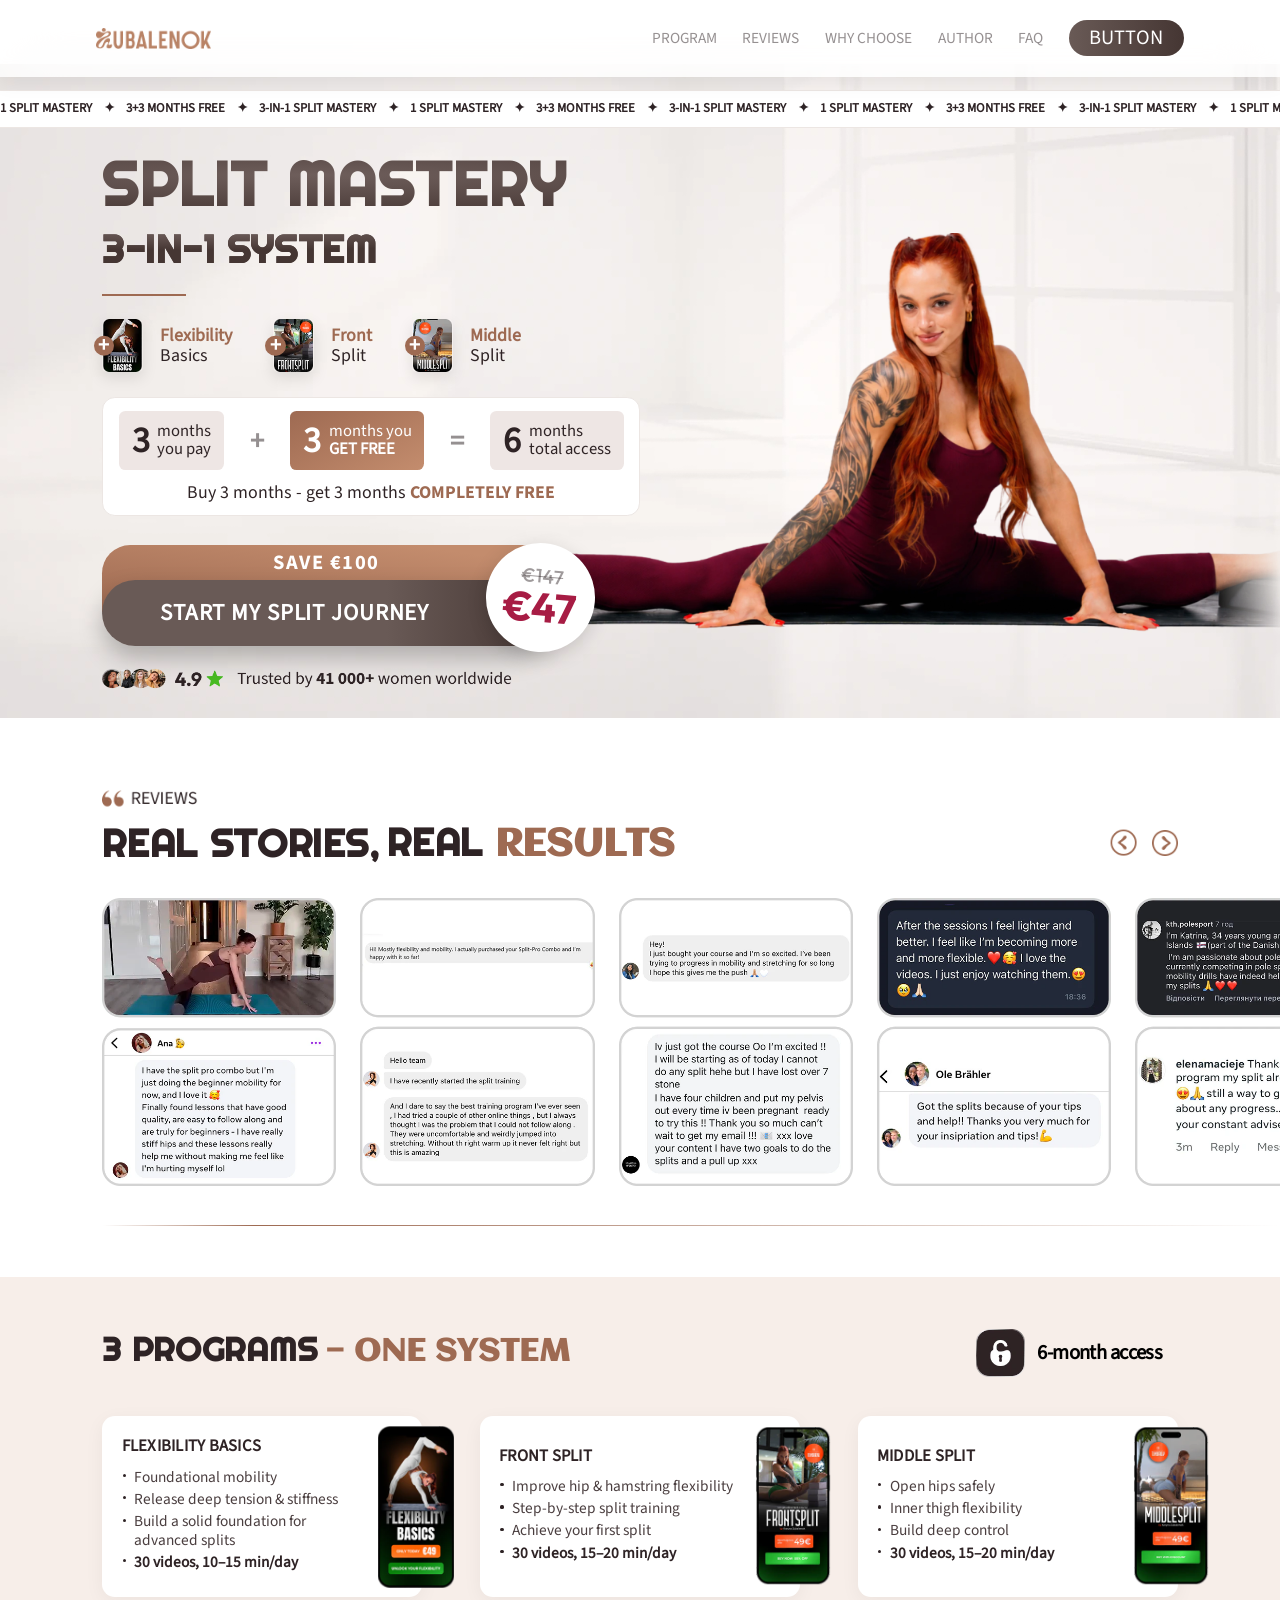
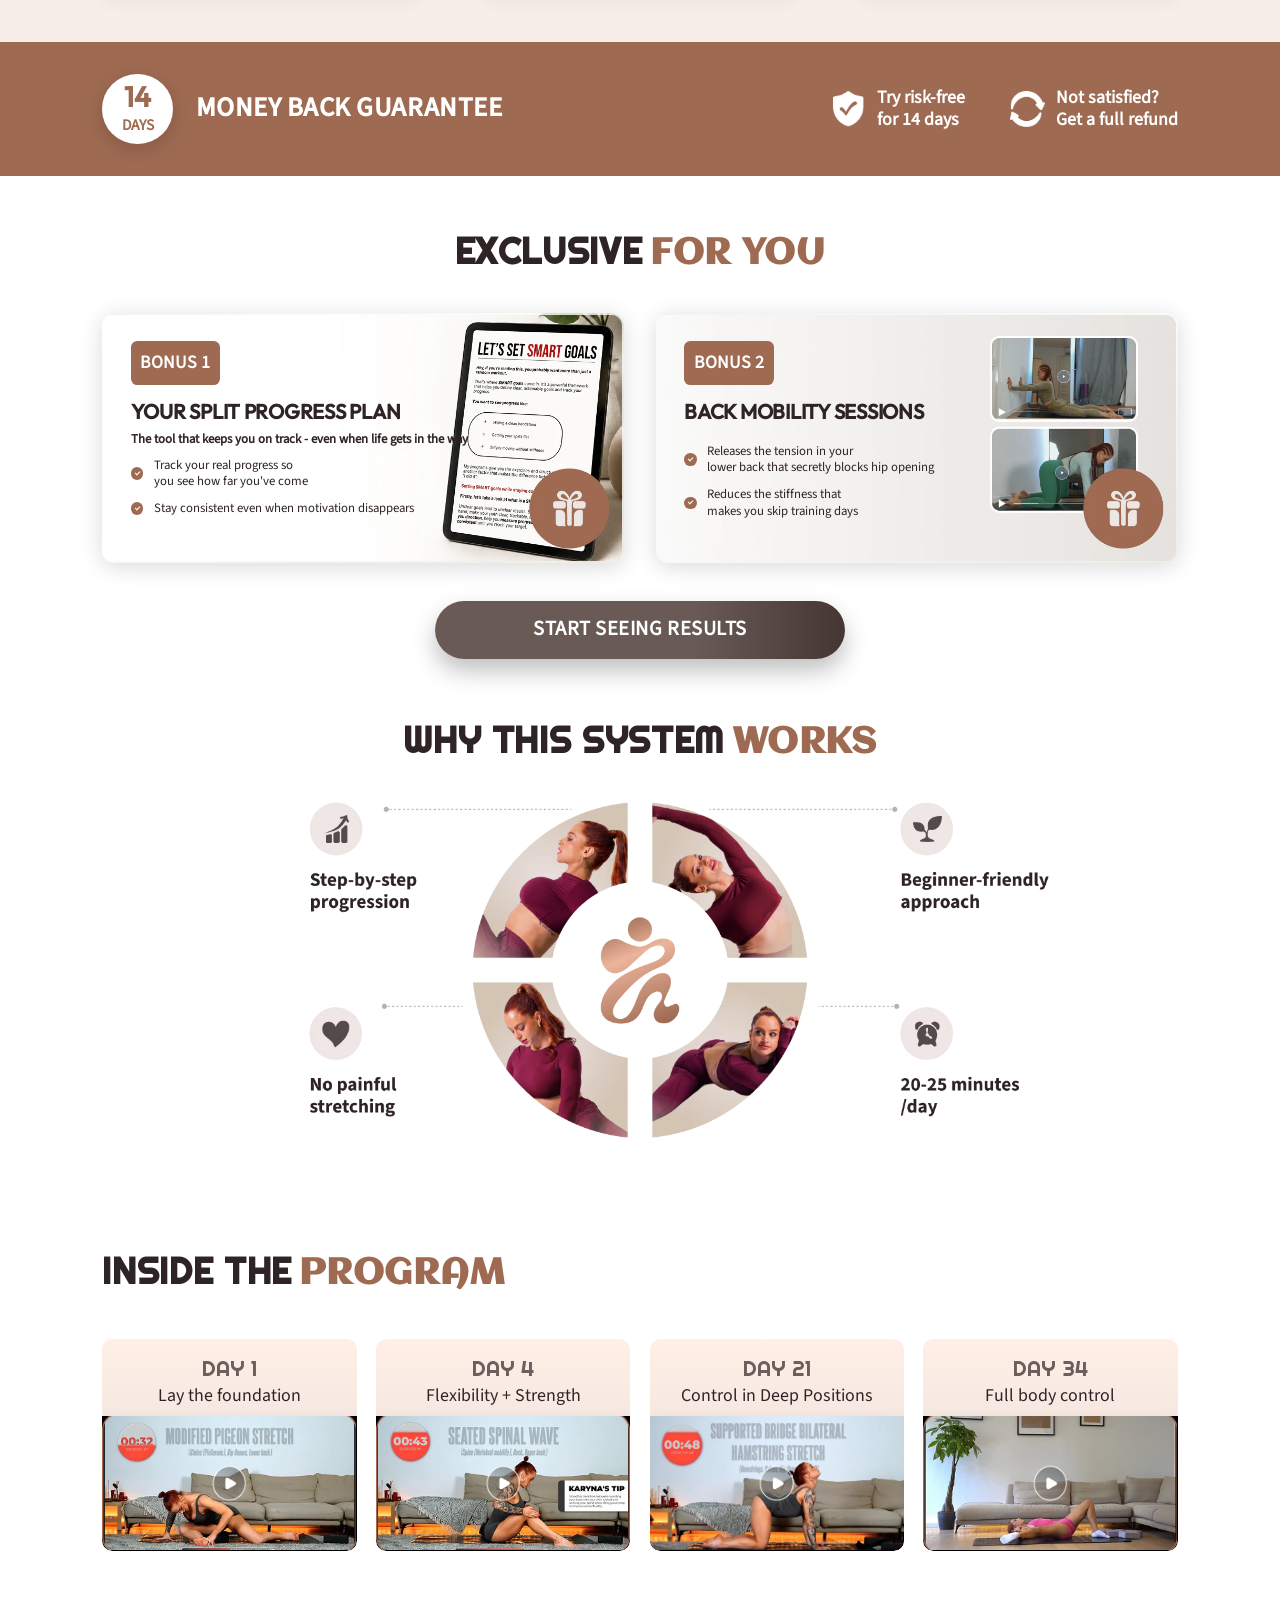
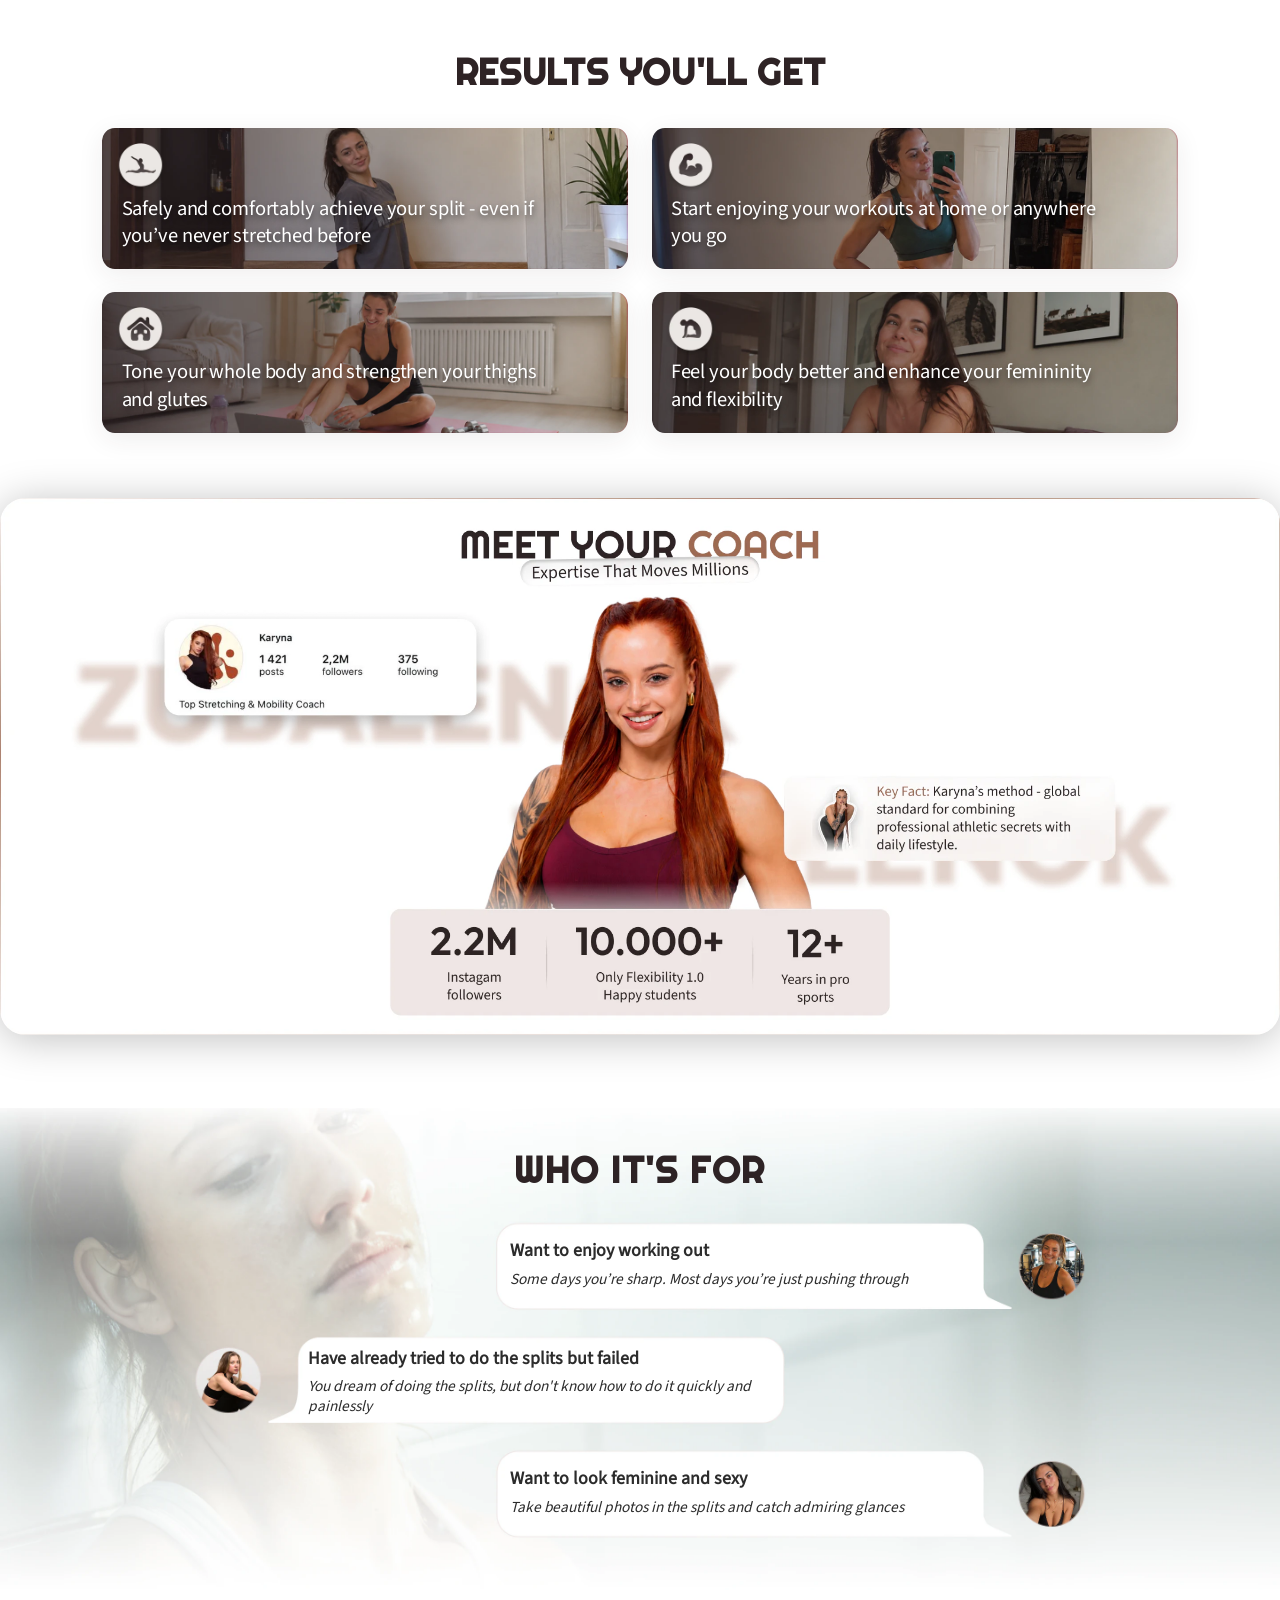
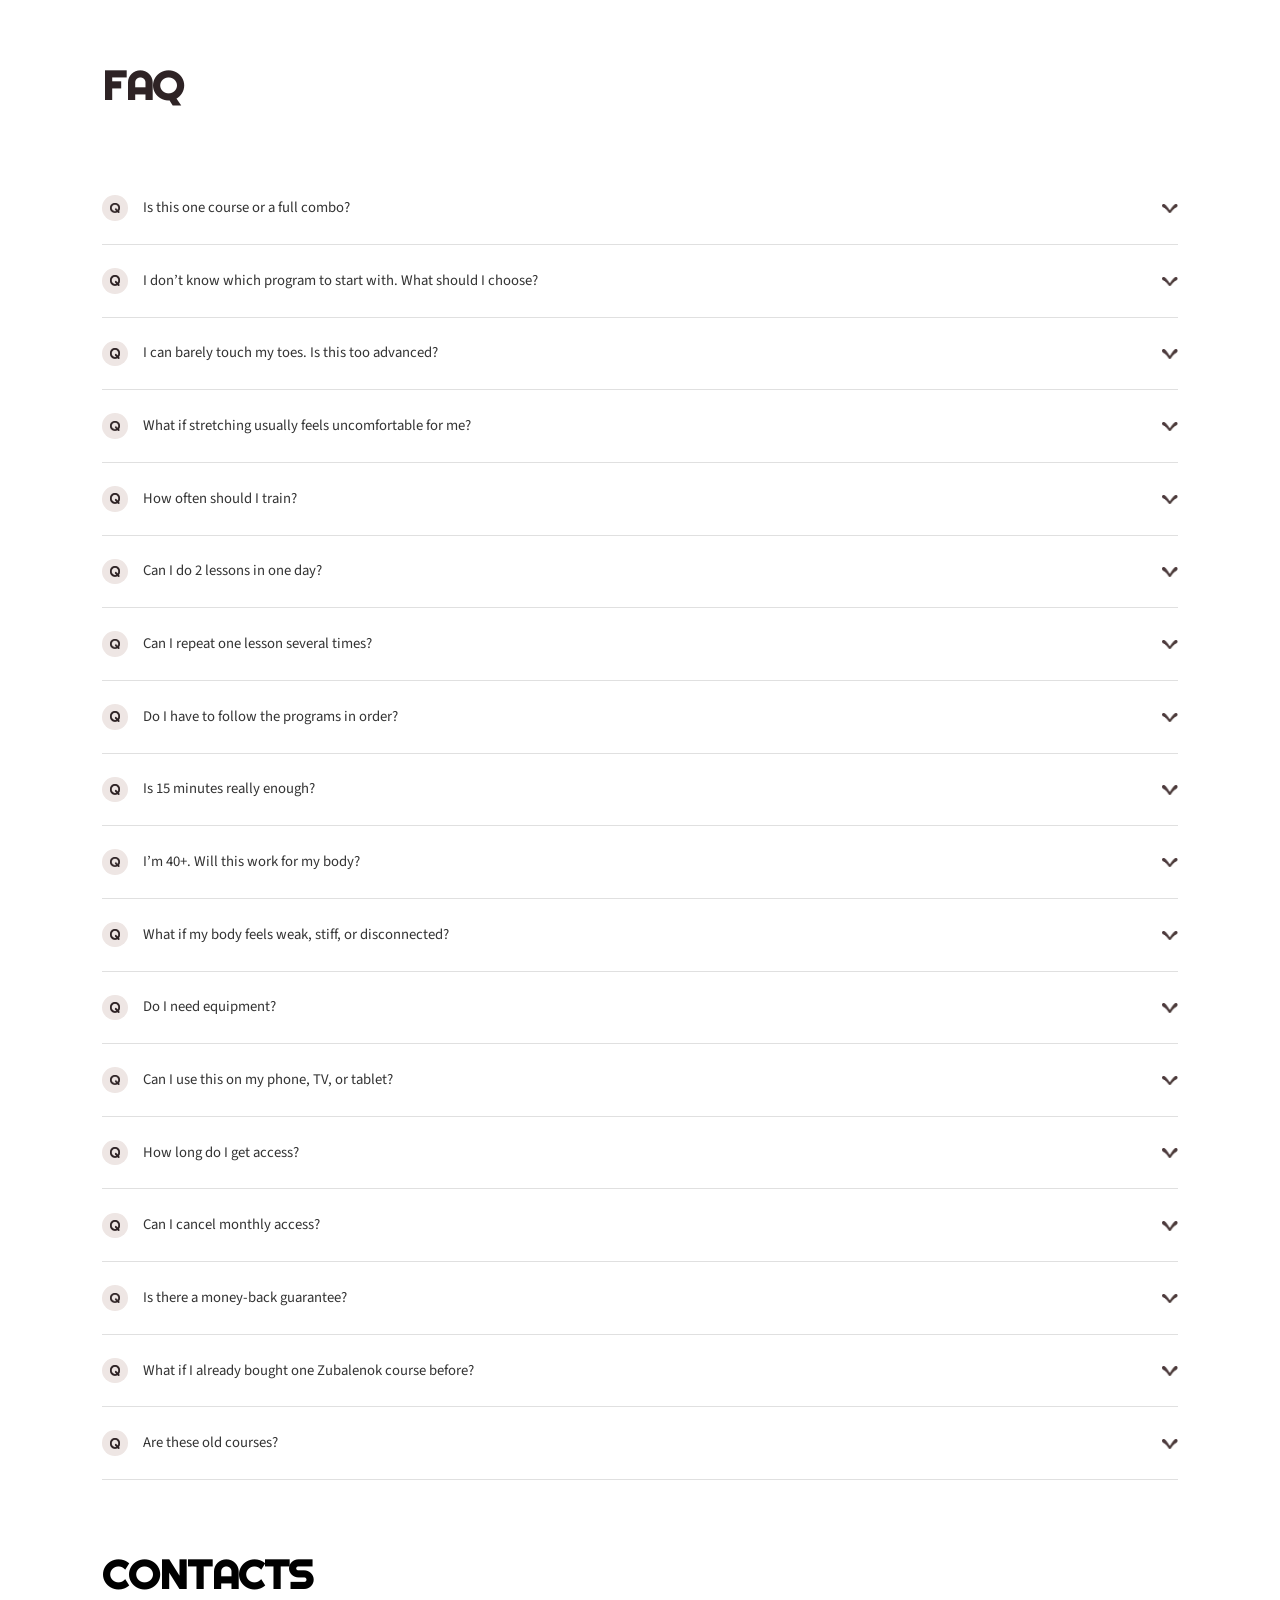
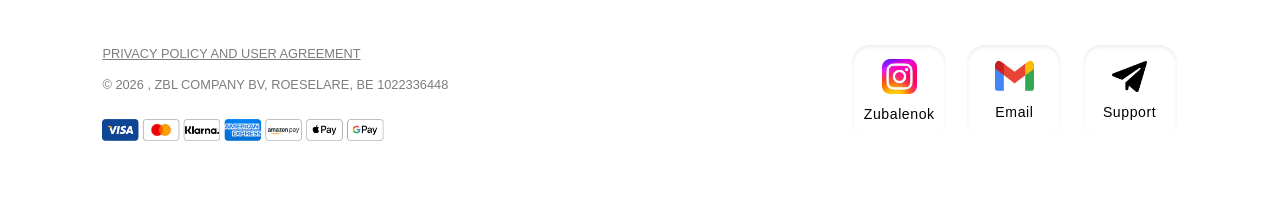
<file: index.html>
<!--https://zubalenok.online/shop/item/11245-->

<!DOCTYPE html>
<html lang="en">
<head>
        <!-- Google tag (gtag.js) -->
<script async src="https://www.googletagmanager.com/gtag/js?id=G-45MM60BWMP"></script>
<script>
  window.dataLayer = window.dataLayer || [];
  function gtag(){dataLayer.push(arguments);}
  gtag('js', new Date());

  gtag('config', 'G-45MM60BWMP');
</script>
    <meta charset="UTF-8">
    <meta name="viewport" content="width=device-width, initial-scale=1.0">
    <link rel="stylesheet" href="./css/fonts.css">
    <link rel="stylesheet" href="./css/nullStyle.css">
    <link rel="stylesheet" href="./css/main.css?v=2">
    <link rel="icon" type="image/png" href="./images/favicon.png">
    <link rel="stylesheet" href="https://cdn.jsdelivr.net/npm/swiper@11/swiper-bundle.min.css" />
    <title>3-IN-1 SYSTEM</title>
    <meta name="facebook-domain-verification" content="p97upd1gcbc3rj1qhclnz7d21laqvg" />
    <script>
        window.dataLayer=window.dataLayer||[];function gtag(){dataLayer.push(arguments);}
    </script>
    
    
    <script>
!function(f,b,e,v,n,t,s)
{if(f.fbq)return;n=f.fbq=function(){n.callMethod?
n.callMethod.apply(n,arguments):n.queue.push(arguments)};
if(!f._fbq)f._fbq=n;n.push=n;n.loaded=!0;n.version='2.0';
n.queue=[];t=b.createElement(e);t.async=!0;
t.src=v;s=b.getElementsByTagName(e)[0];
s.parentNode.insertBefore(t,s)}(window, document,'script',
'https://connect.facebook.net/en_US/fbevents.js');
fbq('init', '2018857329051133');
fbq('track', 'PageView');
</script>
<noscript><img height="1" width="1" style="display:none"
src="https://www.facebook.com/tr?id=2018857329051133&ev=PageView&noscript=1"
/></noscript>


</head>
<body>
<noscript><iframe src="https://www.googletagmanager.com/ns.html?id=GTM-T4TJXMLD" height="0" width="0" style="display:none;visibility:hidden"></iframe></noscript>
<header class="header-navline">
    <div class="header-wrapper">
        <img src="./images/logo.png" alt="logo" class="header-logo" decoding="async"
             onerror="this.onerror=null;this.srcset='';this.src='./images/logo.webp';">
        <nav class="header-nav">
            <ul class="header-list">
                <li><a href="#program" class="header-link">Program</a></li>
                <li><a href="#reviews" class="header-link">Reviews</a></li>
                <li><a href="#why-choose" class="header-link">Why choose</a></li>
                <li><a href="#author" class="header-link">Author</a></li>
                <li><a href="#faq" class="header-link">FAQ</a></li>
            </ul>
            <a href="https://zubalenok.online/shop/item/11245" class="header-nav-button check-click">Button</a>
        </nav>
    </div>
</header>
<div class="wrapper">
    <div class="split-mastery-component">
  <div class="marquee-conveyor">
    <div class="marquee-track">
      <div class="marquee-item">1 SPLIT MASTERY <span>✦</span> 3+3 MONTHS FREE <span>✦</span> 3-IN-1 SPLIT MASTERY <span>✦</span></div>
      <div class="marquee-item">1 SPLIT MASTERY <span>✦</span> 3+3 MONTHS FREE <span>✦</span> 3-IN-1 SPLIT MASTERY <span>✦</span></div>
      <div class="marquee-item">1 SPLIT MASTERY <span>✦</span> 3+3 MONTHS FREE <span>✦</span> 3-IN-1 SPLIT MASTERY <span>✦</span></div>
      <div class="marquee-item">1 SPLIT MASTERY <span>✦</span> 3+3 MONTHS FREE <span>✦</span> 3-IN-1 SPLIT MASTERY <span>✦</span></div>
      <div class="marquee-item">1 SPLIT MASTERY <span>✦</span> 3+3 MONTHS FREE <span>✦</span> 3-IN-1 SPLIT MASTERY <span>✦</span></div>
      <div class="marquee-item">1 SPLIT MASTERY <span>✦</span> 3+3 MONTHS FREE <span>✦</span> 3-IN-1 SPLIT MASTERY <span>✦</span></div>
      <div class="marquee-item">1 SPLIT MASTERY <span>✦</span> 3+3 MONTHS FREE <span>✦</span> 3-IN-1 SPLIT MASTERY <span>✦</span></div>
      <div class="marquee-item">1 SPLIT MASTERY <span>✦</span> 3+3 MONTHS FREE <span>✦</span> 3-IN-1 SPLIT MASTERY <span>✦</span></div>
      <div class="marquee-item">1 SPLIT MASTERY <span>✦</span> 3+3 MONTHS FREE <span>✦</span> 3-IN-1 SPLIT MASTERY <span>✦</span></div>
    </div>
  </div>

  <div class="hero-block">
    <h1 class="main-heading">
      SPLIT MASTERY<br>
      <span class="sub-heading">3-IN-1 SYSTEM</span>
    </h1>
    <div class="heading-line"></div>

    <div class="program-steps">
      <div class="step-card">
        <div class="step-image-box">
          <img src="./images/img17.webp" alt="Flexibility Basics">
        </div>
        <div class="step-info">
          <span class="text-accent">Flexibility</span>
          <span class="text-main">Basics</span>
        </div>
      </div>

      <div class="step-card">
        <div class="step-image-box">
          <img src="./images/img15.webp" alt="Front Split">
        </div>
        <div class="step-info">
          <span class="text-accent">Front</span>
          <span class="text-main">Split</span>
        </div>
      </div>

      <div class="step-card">
        <div class="step-image-box">
          <img src="./images/img16.webp" alt="Middle Split">
        </div>
        <div class="step-info">
          <span class="text-accent">Middle</span>
          <span class="text-main">Split</span>
        </div>
      </div>
    </div>

   <picture>
  <source 
    media="(min-width: 700px)" 
    srcset="./images/img19.2.webp"
  >
  
  <img 
    src="./images/img19.webp" 
    class="instructor-overlay-img" 
    alt="Split Mastery Trainer"
  >
</picture>
  </div>

  <div class="offer-container">
    <div class="offer-calc-row">
      <div class="calc-box gray-box">
        <span class="calc-num">3</span>
        <span class="calc-text">months<br>you pay</span>
      </div>
      <div class="calc-operator">+</div>
      <div class="calc-box gradient-box">
        <span class="calc-num">3</span>
        <span class="calc-text">months you<br><strong>GET FREE</strong></span>
      </div>
      <div class="calc-operator">=</div>
      <div class="calc-box gray-box">
        <span class="calc-num">6</span>
        <span class="calc-text">months<br>total access</span>
      </div>
    </div>
    <div class="offer-footer-note">
      Buy 3 months - get 3 months <strong>COMPLETELY FREE</strong>
    </div>
  </div>

  <div class="action-wrapper">
    <div class="discount-label">SAVE €100</div>
    <button class="main-cta-btn">
      START MY SPLIT JOURNEY
    </button>
    <div class="price-badge-circle">
      <span class="old-price-value">€147</span>
      <span class="new-price-value">€47</span>
    </div>
  </div>

  <div class="trust-footer">
    <img src="./images/rate.png" alt="Trust Rating">
  </div>
</div>
<div class="s9" id="reviews">
    <div style="margin-left: 3%;">
        <img src="./images/revs.png" class="rev" alt="">
    <div class="system-main-header" style="text-align: left; text-transform: uppercase; margin-bottom: 0px;">
    <h2 class="title-top">Real Stories, </h2>
    <div class="title-bottom"><h2 class="title-top" style="display: inline;">Real </h2>Results</div> 
  </div>
    </div>

    <div class="s9__nav-arrows">
            <div class="s9__arrow-btn s9__arrow-prev">
                <img src="./images/arrow.png" style="transform: rotate(180deg);" alt="Prev">
            </div>
            <div class="s9__arrow-btn s9__arrow-next">
                <img src="./images/arrow.png" alt="Next">
            </div>
        </div>

    <div class="swiper gallery-swiper">
       <div class="swiper-wrapper">

    <!-- Перший слайд БЕЗ lazy loading -->
    <div class="swiper-slide s9__slide">
        <img src="./images/galerry/slide1.webp" alt="Review 1" class="s9__img">
    </div>

    <!-- Lazy slides -->
    <div class="swiper-slide s9__slide">
        <img loading="lazy" src="./images/galerry/slide2.webp" alt="Review 2" class="s9__img">
    </div>

    <div class="swiper-slide s9__slide">
        <img loading="lazy" src="./images/galerry/slide3.webp" alt="Review 3" class="s9__img">
    </div>

    <div class="swiper-slide s9__slide">
        <img loading="lazy" src="./images/galerry/slide4.webp" alt="Review 4" class="s9__img">
    </div>

    <div class="swiper-slide s9__slide">
        <img loading="lazy" src="./images/galerry/slide5.webp" alt="Review 5" class="s9__img">
    </div>

    <div class="swiper-slide s9__slide">
        <img loading="lazy" src="./images/galerry/slide6.webp" alt="Review 6" class="s9__img">
    </div>

    <div class="swiper-slide s9__slide">
        <img loading="lazy" src="./images/galerry/slide7.webp" alt="Review 7" class="s9__img">
    </div>

    <div class="swiper-slide s9__slide">
        <img loading="lazy" src="./images/galerry/slide8.webp" alt="Review 8" class="s9__img">
    </div>

    <div class="swiper-slide s9__slide">
        <img loading="lazy" src="./images/galerry/slide9.webp" alt="Review 9" class="s9__img">
    </div>

    <div class="swiper-slide s9__slide">
        <img loading="lazy" src="./images/galerry/slide10.webp" alt="Review 10" class="s9__img">
    </div>

    <div class="swiper-slide s9__slide">
        <img loading="lazy" src="./images/galerry/slide11.webp" alt="Review 11" class="s9__img">
    </div>

    <div class="swiper-slide s9__slide">
        <img loading="lazy" src="./images/galerry/slide12.webp" alt="Review 12" class="s9__img">
    </div>

    <div class="swiper-slide s9__slide">
        <img loading="lazy" src="./images/galerry/slide13.webp" alt="Review 13" class="s9__img">
    </div>

    <div class="swiper-slide s9__slide">
        <img loading="lazy" src="./images/galerry/slide14.webp" alt="Review 14" class="s9__img">
    </div>

    <div class="swiper-slide s9__slide">
        <img loading="lazy" src="./images/galerry/slide15.webp" alt="Review 15" class="s9__img">
    </div>

    <div class="swiper-slide s9__slide">
        <img loading="lazy" src="./images/galerry/slide16.webp" alt="Review 16" class="s9__img">
    </div>

    <div class="swiper-slide s9__slide">
        <img loading="lazy" src="./images/galerry/slide17.webp" alt="Review 17" class="s9__img">
    </div>

    <div class="swiper-slide s9__slide">
        <img loading="lazy" src="./images/galerry/slide27.webp" alt="Review 17" class="s9__img">
    </div>

    <div class="swiper-slide s9__slide">
        <img loading="lazy" src="./images/galerry/slide18.webp" alt="Review 17" class="s9__img">
    </div>
    <div class="swiper-slide s9__slide">
        <img loading="lazy" src="./images/galerry/slide19.webp" alt="Review 17" class="s9__img">
    </div>
    <div class="swiper-slide s9__slide">
        <img loading="lazy" src="./images/galerry/slide20.webp" alt="Review 17" class="s9__img">
    </div>
    <div class="swiper-slide s9__slide">
        <img loading="lazy" src="./images/galerry/slide21.webp" alt="Review 17" class="s9__img">
    </div>
    <div class="swiper-slide s9__slide">
        <img loading="lazy" src="./images/galerry/slide22.webp" alt="Review 17" class="s9__img">
    </div>
    <div class="swiper-slide s9__slide">
        <img loading="lazy" src="./images/galerry/slide23.webp" alt="Review 17" class="s9__img">
    </div>
    <div class="swiper-slide s9__slide">
        <img loading="lazy" src="./images/galerry/slide24.webp" alt="Review 17" class="s9__img">
    </div>
    <div class="swiper-slide s9__slide">
        <img loading="lazy" src="./images/galerry/slide25.webp" alt="Review 17" class="s9__img">
    </div>
    <div class="swiper-slide s9__slide">
        <img loading="lazy" src="./images/galerry/slide26.webp" alt="Review 17" class="s9__img">
    </div>
    <div class="swiper-slide s9__slide">
        <img loading="lazy" src="./images/galerry/slide28.webp" alt="Review 17" class="s9__img">
    </div>
</div>
        
    </div>
    <picture>
      <source 
        media="(min-width: 700px)" 
        srcset="./images/line.2.png"
      >

      <img 
        src="./images/line.png" 
        class="link" 
        alt=""
      >
    </picture>
</div>
<div class="programs-system-component" id="program">
  <div class="programs-system-component-wrp">
  <div class="system-main-header">
    <h2 class="title-top">3 PROGRAMS</h2>
    <div class="title-bottom">— ONE SYSTEM</div>
  </div>

  <div class="programs-cards-stack">
    
    <div class="program-detail-card">
      <div class="card-left-content">
        <h3 class="card-program-title">FLEXIBILITY BASICS</h3>
        <ul class="program-features-list">
          <li>Foundational mobility</li>
          <li>Release deep tension & stiffness</li>
          <li>Build a solid foundation for advanced splits</li>
          <li class="highlight-feature">30 videos, 10–15 min/day</li>
        </ul>
      </div>
      <div class="card-right-phone">
        <img src="./images/img3.webp" alt="Flexibility Basics Phone Mockup">
      </div>
    </div>

    <div class="program-detail-card">
      <div class="card-left-content">
        <h3 class="card-program-title">FRONT SPLIT</h3>
        <ul class="program-features-list">
          <li>Improve hip & hamstring flexibility</li>
          <li>Step-by-step split training</li>
          <li>Achieve your first split</li>
          <li class="highlight-feature">30 videos, 15–20 min/day</li>
        </ul>
      </div>
      <div class="card-right-phone">
        <img src="./images/img1.webp" alt="Front Split Phone Mockup">
      </div>
    </div>

    <div class="program-detail-card">
      <div class="card-left-content">
        <h3 class="card-program-title">MIDDLE SPLIT</h3>
        <ul class="program-features-list">
          <li>Open hips safely</li>
          <li>Inner thigh flexibility</li>
          <li>Build deep control</li>
          <li class="highlight-feature">30 videos, 15–20 min/day</li>
        </ul>
      </div>
      <div class="card-right-phone">
        <img src="./images/img2.webp" alt="Middle Split Phone Mockup">
      </div>
    </div>

  </div>

  <div class="access-duration-footer">
    <div class="lock-icon-box">
      <img src="./images/img10.webp" alt="Access Lock Icon">
    </div>
    <span class="access-footer-text">6-month access</span>
  </div>
  </div>
</div>
<div class="promo-header">
  <div class="wrap-component">
    <div class="promo-badge">
      <span class="badge-number">14</span>
      <span class="badge-text">DAYS</span>
    </div>
    
    <div class="promo-title-area">
      
      <h2 class="promo-main-title">MONEY BACK Guarantee</h2>
      <div class="promo-features">
        <div class="promo-feature-item">
          <img src="./images/img18.webp" alt="Shield icon" class="feature-icon">
          <span class="feature-text">Try risk-free <br> for 14 days</span>
        </div>
        <div class="promo-feature-item">
          <img src="./images/img20.webp" alt="Shield icon" class="feature-icon">
          <span class="feature-text">Not satisfied? <br> Get a full refund</span>
        </div>
      </div>
    </div>
    </div>
  </div>

  <div class="exclusive-bonuses-component">
  <div class="system-main-header">
    <h2 class="title-top">EXCLUSIVE</h2>
    <div class="title-bottom">FOR YOU</div>
  </div>

  <div class="bonuses-stack">
    
    <div class="bonus-card bonus-one-bg">
      <div class="bonus-card-left">
        <div class="bonus-badge">Bonus 1</div>
        <h3 class="bonus-card-title">YOUR SPLIT PROGRESS PLAN</h3>
        <p class="bonus-card-subtitle">The tool that keeps you on track - <br> even when life gets in the way</p>
        
        <ul class="bonus-list">
          <li>
            <span class="check-icon"></span>
            Track your real progress so <br> you see how far you've come
          </li>
          <li>
            <span class="check-icon"></span>
            Stay consistent even when motivation disappears
          </li>
        </ul>
      </div>
    </div>

    <div class="bonus-card bonus-two-bg">
      <div class="bonus-card-left">
        <div class="bonus-badge">Bonus 2</div>
        <h3 class="bonus-card-title">BACK MOBILITY SESSIONS</h3>
        
        <ul class="bonus-list no-subtitle-margin">
          <li>
            <span class="check-icon"></span>
            Releases the tension in your <br> lower back that secretly blocks hip opening
          </li>
          <li>
            <span class="check-icon"></span>
            Reduces the stiffness that <br> makes you skip training days
          </li>
        </ul>
      </div>
    </div>

  </div>

  <button class="cta-results-btn">
    START SEEING RESULTS
  </button>

  <div class="system-main-header section-footer-gap" id="why-choose">
    <h2 class="title-top">WHY THIS SYSTEM</h2>
    <div class="title-bottom">WORKS</div>
  </div>
  <picture>
  <source 
    media="(min-width: 700px)" 
    srcset="./images/img12.2.webp"
  >

  <img 
    src="./images/img12.webp" 
    alt=""
    class="img12"
  >
</picture>
</div>

<div class="inside-program-component">
  <div class="system-main-header">
    <h2 class="title-top">INSIDE THE</h2>
    <div class="title-bottom">PROGRAM</div>
  </div>

  <div class="program-days-grid">
    
    <div class="day-card">
      <div class="day-card-header">
        <div class="day-title-text">DAY 1</div>
        <p class="day-desc-text">Lay the foundation</p>
      </div>
      <div class="video-wrapper">
        <video poster="./images/poster1.webp" playsinline loop>
          <source src="https://itden-cdn.b-cdn.net/3-in-1_new/video/BegNew1.mp4" type="video/mp4">
        </video>
        <button class="custom-play-btn">
          <img src="./images/play.png" alt="Play Video">
        </button>
      </div>
    </div>

    <div class="day-card">
      <div class="day-card-header">
        <div class="day-title-text">DAY 4</div>
        <p class="day-desc-text">Flexibility + Strength</p>
      </div>
      <div class="video-wrapper">
        <video poster="./images/poster2.webp" playsinline loop>
          <source src="https://itden-cdn.b-cdn.net/3-in-1_new/video/BegNew2.mp4" type="video/mp4">
        </video>
        <button class="custom-play-btn">
          <img src="./images/play.png" alt="Play Video">
        </button>
      </div>
    </div>

    <div class="day-card">
      <div class="day-card-header">
        <div class="day-title-text">DAY 21</div>
        <p class="day-desc-text">Control in Deep Positions</p>
      </div>
      <div class="video-wrapper">
        <video poster="./images/poster3.webp" playsinline loop>
          <source src="https://itden-cdn.b-cdn.net/3-in-1_new/video/BegNew3.mp4" type="video/mp4">
        </video>
        <button class="custom-play-btn">
          <img src="./images/play.png" alt="Play Video">
        </button>
      </div>
    </div>

    <div class="day-card">
      <div class="day-card-header">
        <div class="day-title-text">DAY 34</div>
        <p class="day-desc-text">Full body control</p>
      </div>
      <div class="video-wrapper">
        <video poster="./images/poster4.webp" playsinline loop>
          <source src="https://itden-cdn.b-cdn.net/3-in-1_new/video/begnew4.mov" type="video/mp4">
        </video>
        <button class="custom-play-btn">
          <img src="./images/play.png" alt="Play Video">
        </button>
      </div>
    </div>

  </div>
</div>

<div class="results-benefits-component">
  <div class="system-main-header">
    <h2 class="title-top">RESULTS YOU'LL GET</h2>
  </div>

  <div class="results-cards-stack">
    
    <div class="result-benefit-card card-bg-1">
      <p class="benefit-card-text">
        Safely and comfortably achieve your split - even if you’ve never stretched before
      </p>
    </div>

    <div class="result-benefit-card card-bg-2">
      <p class="benefit-card-text">
        Tone your whole body and strengthen your thighs and glutes
      </p>
    </div>

    <div class="result-benefit-card card-bg-3">
      <p class="benefit-card-text">
        Start enjoying your workouts at home or anywhere you go
      </p>
    </div>

    <div class="result-benefit-card card-bg-4">
      <p class="benefit-card-text">
        Feel your body better and enhance your femininity and flexibility
      </p>
    </div>

  </div>
</div>
<picture>
  <source 
    media="(min-width: 700px)" 
    srcset="./images/ds-info.webp"
  >

  <img 
    src="./images/info.webp" 
    class="info-img" 
    alt=""
    id="author"
  >
</picture>
<div class="who-its-for-component">
  <div class="system-main-header">
    <h2 class="title-top">WHO IT'S FOR</h2>
  </div>
  
  <div class="bubble-text-block block-1">
    <div class="bubble-title">Want to enjoy working out</div>
    <div class="bubble-desc">Some days you’re sharp. Most days you’re just pushing through</div>
  </div>

  <div class="bubble-text-block block-2">
    <div class="bubble-title">Have already tried to do the splits but failed</div>
    <div class="bubble-desc">You dream of doing the splits, but don't know how to do it quickly and painlessly</div>
  </div>

  <div class="bubble-text-block block-3">
    <div class="bubble-title">Want to look feminine and sexy</div>
    <div class="bubble-desc">Take beautiful photos in the splits and catch admiring glances</div>
  </div>
</div>

<div class="s7" id="faq">
    <div class="system-main-header">
        <h2 class="title-top" style="text-align: left;">FAQ</h2>
    </div>
    <div class="s7__container">
        
        <div class="s7__item">
            <div class="s7__question">
                <div class="s7__q-icon"><img src="./images/q-f.png"></div>
                <span class="s7__q-text">Is this one course or a full combo?</span>
                <div class="s7__arrow"><img src="./images/q-arrow.webp" alt=""></div>
            </div>
            <div class="s7__answer">
                <div class="s7__answer-inner">
                    <div class="s7__answer-bubble">
                        It’s a full combo access. You’re not buying one isolated course. You’re unlocking Karyna’s 5 foundation programs, so you can start with what your body needs now and switch anytime.
                    </div>
                    <img src="./images/q-karina.webp" alt="" class="s7__avatar">
                </div>
            </div>
        </div>

        <div class="s7__item">
            <div class="s7__question">
                <div class="s7__q-icon"><img src="./images/q-f.png"></div>
                <span class="s7__q-text">I don’t know which program to start with. What should I choose?</span>
                <div class="s7__arrow"><img src="./images/q-arrow.webp" alt=""></div>
            </div>
            <div class="s7__answer">
                <div class="s7__answer-inner">
                    <div class="s7__answer-bubble">
                        That’s exactly why this access exists.<br>
                        • If you’re new, start with Beginner Course.<br>
                        • If your goal is splits, start with Front Split or Middle Split.<br>
                        • If your body feels stiff, start with Back Mobility.<br>
                        • If you want more strength and control, start with Powerfit Body.<br><br>
                        You don’t need to choose perfectly. You just need to start with what your body needs today.
                    </div>
                    <img src="./images/q-karina.webp" alt="" class="s7__avatar">
                </div>
            </div>
        </div>

        <div class="s7__item">
            <div class="s7__question">
                <div class="s7__q-icon"><img src="./images/q-f.png"></div>
                <span class="s7__q-text">I can barely touch my toes. Is this too advanced?</span>
                <div class="s7__arrow"><img src="./images/q-arrow.webp" alt=""></div>
            </div>
            <div class="s7__answer">
                <div class="s7__answer-inner">
                    <div class="s7__answer-bubble">
                        No. That is a normal starting point. You don’t need to already be flexible to begin. The programs are designed to help your body build range gradually through mobility, activation, strength support, and controlled stretching.
                    </div>
                    <img src="./images/q-karina.webp" alt="" class="s7__avatar">
                </div>
            </div>
        </div>

        <div class="s7__item">
            <div class="s7__question">
                <div class="s7__q-icon"><img src="./images/q-f.png"></div>
                <span class="s7__q-text">What if stretching usually feels uncomfortable for me?</span>
                <div class="s7__arrow"><img src="./images/q-arrow.webp" alt=""></div>
            </div>
            <div class="s7__answer">
                <div class="s7__answer-inner">
                    <div class="s7__answer-bubble">
                        We don’t want you to force your body. The Zubalenok Method is built around controlled movement, progressive flexibility, strength support, and body awareness. You learn how to move deeper step by step instead of pushing into painful positions. If something feels too intense, you can reduce the range, slow down, pause, or repeat an easier lesson.
                    </div>
                    <img src="./images/q-karina.webp" alt="" class="s7__avatar">
                </div>
            </div>
        </div>

        <div class="s7__item">
            <div class="s7__question">
                <div class="s7__q-icon"><img src="./images/q-f.png"></div>
                <span class="s7__q-text">How often should I train?</span>
                <div class="s7__arrow"><img src="./images/q-arrow.webp" alt=""></div>
            </div>
            <div class="s7__answer">
                <div class="s7__answer-inner">
                    <div class="s7__answer-bubble">
                        For best results, train 3–5 times per week. If you’re a beginner, start with 3 lessons per week. If you already train or stretch regularly, you can do 4–5 lessons per week. The goal is not to do everything perfectly. The goal is to stay consistent and let your body adapt.
                    </div>
                    <img src="./images/q-karina.webp" alt="" class="s7__avatar">
                </div>
            </div>
        </div>

        <div class="s7__item">
            <div class="s7__question">
                <div class="s7__q-icon"><img src="./images/q-f.png"></div>
                <span class="s7__q-text">Can I do 2 lessons in one day?</span>
                <div class="s7__arrow"><img src="./images/q-arrow.webp" alt=""></div>
            </div>
            <div class="s7__answer">
                <div class="s7__answer-inner">
                    <div class="s7__answer-bubble">
                        Yes. You can do 2 lessons in one day if your body feels ready — especially when you combine one more intense session with one lighter mobility or beginner session.<br><br>
                        Good combinations:<br>
                        • Front Split + Back Mobility<br>
                        • Middle Split + Beginner Course<br>
                        • Powerfit Body + Back Mobility<br>
                        • Split lesson + light mobility lesson<br><br>
                        Just avoid forcing deep stretching when your body feels tired.
                    </div>
                    <img src="./images/q-karina.webp" alt="" class="s7__avatar">
                </div>
            </div>
        </div>

        <div class="s7__item">
            <div class="s7__question">
                <div class="s7__q-icon"><img src="./images/q-f.png"></div>
                <span class="s7__q-text">Can I repeat one lesson several times?</span>
                <div class="s7__arrow"><img src="./images/q-arrow.webp" alt=""></div>
            </div>
            <div class="s7__answer">
                <div class="s7__answer-inner">
                    <div class="s7__answer-bubble">
                        Yes - and in many cases, it helps. Repetition gives your body time to understand the movement, improve control, and feel safer in new ranges. If one lesson feels especially useful, challenging, or important for your body, repeat it before moving forward.
                    </div>
                    <img src="./images/q-karina.webp" alt="" class="s7__avatar">
                </div>
            </div>
        </div>

        <div class="s7__item">
            <div class="s7__question">
                <div class="s7__q-icon"><img src="./images/q-f.png"></div>
                <span class="s7__q-text">Do I have to follow the programs in order?</span>
                <div class="s7__arrow"><img src="./images/q-arrow.webp" alt=""></div>
            </div>
            <div class="s7__answer">
                <div class="s7__answer-inner">
                    <div class="s7__answer-bubble">
                        No. You can follow one full program from beginning to end, or move between programs depending on your goal. Your body may need split work one week, back mobility the next, and strength support after that. That’s the benefit of having all 5 programs in one access.
                    </div>
                    <img src="./images/q-karina.webp" alt="" class="s7__avatar">
                </div>
            </div>
        </div>

        <div class="s7__item">
            <div class="s7__question">
                <div class="s7__q-icon"><img src="./images/q-f.png"></div>
                <span class="s7__q-text">Is 15 minutes really enough?</span>
                <div class="s7__arrow"><img src="./images/q-arrow.webp" alt=""></div>
            </div>
            <div class="s7__answer">
                <div class="s7__answer-inner">
                    <div class="s7__answer-bubble">
                        Yes - when the session is structured correctly. The Zubalenok Method focuses on sequence, activation, mobility, and control. A short, focused lesson can be more effective than a long random stretching session because your body is prepared before it is asked to open. The key is consistency and the right order of work, not endless training time.
                    </div>
                    <img src="./images/q-karina.webp" alt="" class="s7__avatar">
                </div>
            </div>
        </div>

        <div class="s7__item">
            <div class="s7__question">
                <div class="s7__q-icon"><img src="./images/q-f.png"></div>
                <span class="s7__q-text">I’m 40+. Will this work for my body?</span>
                <div class="s7__arrow"><img src="./images/q-arrow.webp" alt=""></div>
            </div>
            <div class="s7__answer">
                <div class="s7__answer-inner">
                    <div class="s7__answer-bubble">
                        Yes. Many Zubalenok students start in their 40s, 50s, and beyond. You don’t need to train like a teenager to improve your mobility and flexibility. You need the right sequence, controlled progress, modifications, and consistency. Always listen to your body and choose the range that feels safe for you.
                    </div>
                    <img src="./images/q-karina.webp" alt="" class="s7__avatar">
                </div>
            </div>
        </div>

        <div class="s7__item">
            <div class="s7__question">
                <div class="s7__q-icon"><img src="./images/q-f.png"></div>
                <span class="s7__q-text">What if my body feels weak, stiff, or disconnected?</span>
                <div class="s7__arrow"><img src="./images/q-arrow.webp" alt=""></div>
            </div>
            <div class="s7__answer">
                <div class="s7__answer-inner">
                    <div class="s7__answer-bubble">
                        That is exactly why Foundations includes more than one type of program. You can use Beginner Course to reconnect with basic movement, Back Mobility to release stiffness, and Powerfit Body to build strength and control before going deeper into split training. The goal is not to force your body. The goal is to help it cooperate again.
                    </div>
                    <img src="./images/q-karina.webp" alt="" class="s7__avatar">
                </div>
            </div>
        </div>

        <div class="s7__item">
            <div class="s7__question">
                <div class="s7__q-icon"><img src="./images/q-f.png"></div>
                <span class="s7__q-text">Do I need equipment?</span>
                <div class="s7__arrow"><img src="./images/q-arrow.webp" alt=""></div>
            </div>
            <div class="s7__answer">
                <div class="s7__answer-inner">
                    <div class="s7__answer-bubble">
                        You can start with simple home equipment. A mat is recommended. Some lessons may use props like blocks, a chair, or resistance bands to help with support, alignment, or deeper control. You don’t need a gym. Everything is designed for home training.
                    </div>
                    <img src="./images/q-karina.webp" alt="" class="s7__avatar">
                </div>
            </div>
        </div>

        <div class="s7__item">
            <div class="s7__question">
                <div class="s7__q-icon"><img src="./images/q-f.png"></div>
                <span class="s7__q-text">Can I use this on my phone, TV, or tablet?</span>
                <div class="s7__arrow"><img src="./images/q-arrow.webp" alt=""></div>
            </div>
            <div class="s7__answer">
                <div class="s7__answer-inner">
                    <div class="s7__answer-bubble">
                        Yes. You can access the programs from any device with a browser: phone, tablet, laptop, or smart TV. Many students cast the lessons to their TV and train alongside the video.
                    </div>
                    <img src="./images/q-karina.webp" alt="" class="s7__avatar">
                </div>
            </div>
        </div>

        <div class="s7__item">
            <div class="s7__question">
                <div class="s7__q-icon"><img src="./images/q-f.png"></div>
                <span class="s7__q-text">How long do I get access?</span>
                <div class="s7__arrow"><img src="./images/q-arrow.webp" alt=""></div>
            </div>
            <div class="s7__answer">
                <div class="s7__answer-inner">
                    <div class="s7__answer-bubble">
                        You can choose:<br>
                        • Monthly Access — €25/month (You keep access while your subscription is active).<br>
                        • Annual Access — €149/year (You get 12 months of access and save 50%).
                    </div>
                    <img src="./images/q-karina.webp" alt="" class="s7__avatar">
                </div>
            </div>
        </div>

        <div class="s7__item">
            <div class="s7__question">
                <div class="s7__q-icon"><img src="./images/q-f.png"></div>
                <span class="s7__q-text">Can I cancel monthly access?</span>
                <div class="s7__arrow"><img src="./images/q-arrow.webp" alt=""></div>
            </div>
            <div class="s7__answer">
                <div class="s7__answer-inner">
                    <div class="s7__answer-bubble">
                        Yes. You can cancel your monthly subscription anytime. You’ll keep access until the end of your paid billing period. Just DM/mail our @Zubalenok.team / support_zubalenok@zbl.agency
                    </div>
                    <img src="./images/q-karina.webp" alt="" class="s7__avatar">
                </div>
            </div>
        </div>

        <div class="s7__item">
            <div class="s7__question">
                <div class="s7__q-icon"><img src="./images/q-f.png"></div>
                <span class="s7__q-text">Is there a money-back guarantee?</span>
                <div class="s7__arrow"><img src="./images/q-arrow.webp" alt=""></div>
            </div>
            <div class="s7__answer">
                <div class="s7__answer-inner">
                    <div class="s7__answer-bubble">
                        Yes. You’re covered by a 14-day money-back guarantee. If you’re not happy within 14 days, contact support or DM @zubalenok.team. After the refund form is completed, the refund is processed within 48 hours.
                    </div>
                    <img src="./images/q-karina.webp" alt="" class="s7__avatar">
                </div>
            </div>
        </div>

        <div class="s7__item">
            <div class="s7__question">
                <div class="s7__q-icon"><img src="./images/q-f.png"></div>
                <span class="s7__q-text">What if I already bought one Zubalenok course before?</span>
                <div class="s7__arrow"><img src="./images/q-arrow.webp" alt=""></div>
            </div>
            <div class="s7__answer">
                <div class="s7__answer-inner">
                    <div class="s7__answer-bubble">
                        You can still join Foundations. This access is created for students who want Karyna’s core programs in one place instead of buying each course separately. If you already own one program, Foundations gives you access to the other programs inside the combo.
                    </div>
                    <img src="./images/q-karina.webp" alt="" class="s7__avatar">
                </div>
            </div>
        </div>

        <div class="s7__item">
            <div class="s7__question">
                <div class="s7__q-icon"><img src="./images/q-f.png"></div>
                <span class="s7__q-text">Are these old courses?</span>
                <div class="s7__arrow"><img src="./images/q-arrow.webp" alt=""></div>
            </div>
            <div class="s7__answer">
                <div class="s7__answer-inner">
                    <div class="s7__answer-bubble">
                        These are the Zubalenok classics — the foundation programs thousands of students already followed, loved, and returned to. They are “old but gold”: proven, structured, and now kept together in one access so you don’t lose the core method while new products are released.
                    </div>
                    <img src="./images/q-karina.webp" alt="" class="s7__avatar">
                </div>
            </div>
        </div>

    </div>
</div>
<section class="contacts">
    <h2 class="contacts__title">CONTACTS</h2>
    
    <div class="contacts__grid">
        <a href="https://www.instagram.com/zubalenok" class="contacts__card">
            <img src="./images/inst.webp" alt="Instagram" class="contacts__icon">
            <span class="contacts__label">Zubalenok</span>
        </a>
        <a href="mailto:SUPPORT_ZUBALENOK@ZBL.AGENCY" class="contacts__card">
            <img src="./images/email.webp" alt="Email" class="contacts__icon contacts__icon--email">
            <span class="contacts__label">Email</span>
        </a>
        <a href="https://www.instagram.com/zubalenok.team" class="contacts__card">
            <img src="./images/support.png" alt="Support" class="contacts__icon">
            <span class="contacts__label">Support</span>
        </a>
    </div>

    <a href="/policy" class="contacts__policy">PRIVACY POLICY AND USER AGREEMENT</a>
    
    <p class="contacts__copyright">© 2026 , ZBL COMPANY BV, ROESELARE, BE 1022336448</p>
    
    <img src="./images/cards.webp" alt="Payment Methods" class="contacts__payments">
</section>
<div class="footer-bg active" id="footer-bg">
  <footer class="footer">
    
    <div class="footer-header-row">
      <h3 class="footer-title">LAST CHANCE TO GET<br><span>ALL 3 PROGRAMS</span></h3>
      
      <div class="footer-timer">
        <div class="timer-box">00</div>
        <div class="timer-colon">:</div>
        <div class="timer-box">29</div>
        <div class="timer-colon">:</div>
        <div class="timer-box">55</div>
      </div>
    </div>

    <div class="footer-bought-banner">
      <div class="bought-icon-circle">
        <svg viewBox="0 0 24 24" fill="currentColor">
          <path d="M12 12c2.21 0 4-1.79 4-4s-1.79-4-4-4-4 1.79-4 4 1.79 4 4 4zm0 2c-2.67 0-8 1.34-8 4v2h16v-2c0-2.66-5-4-8-4z"/>
        </svg>
      </div>
      <p class="bought-text"><span>2478+</span> people have already bought</p>
    </div>

    <a href="https://mmoschool.online/shop/item/12452" class="footerButton payment-btn open-popup-btn">GET MY RESLTS</a>

  </footer>
</div>
</div>

<script defer>
document.addEventListener('DOMContentLoaded', () => {

    const footer = document.getElementById('footer-bg');

    if (!footer) return;

    function toggleFooter() {

        const scrollTop = window.scrollY;
        const windowHeight = window.innerHeight;
        const documentHeight = document.documentElement.scrollHeight;

        /* Скільки залишилось до низу */
        const distanceToBottom = documentHeight - (scrollTop + windowHeight);

        /* Якщо менше 200px до низу — прибираємо active */
        if (scrollTop >= 300 && distanceToBottom > 200) {
            footer.classList.add('active');
        } else {
            footer.classList.remove('active');
        }
    }

    window.addEventListener('scroll', toggleFooter);
    window.addEventListener('resize', toggleFooter);

    toggleFooter();
});
</script>
<script>
  const videos = document.querySelectorAll('.video-wrapper');

  videos.forEach(wrapper => {
    const video = wrapper.querySelector('video');
    const playBtn = wrapper.querySelector('.custom-play-btn');

    const pauseAllVideos = (currentVideo) => {
      videos.forEach(item => {
        const otherVideo = item.querySelector('video');
        const otherBtn = item.querySelector('.custom-play-btn');

        if (otherVideo !== currentVideo) {
          otherVideo.pause();
          otherBtn.classList.remove('video-is-playing');
        }
      });
    };

    const togglePlayState = () => {
      if (video.paused) {
        pauseAllVideos(video);

        video.play();
        playBtn.classList.add('video-is-playing');
      } else {
        video.pause();
        playBtn.classList.remove('video-is-playing');
      }
    };

    playBtn.addEventListener('click', (e) => {
      e.stopPropagation();
      togglePlayState();
    });

    video.addEventListener('click', togglePlayState);

    // Якщо відео закінчилось
    video.addEventListener('ended', () => {
      playBtn.classList.remove('video-is-playing');
    });
  });
</script>

<script defer src="./js/video-optimize.js"></script>

<script src="https://cdn.jsdelivr.net/npm/swiper@11/swiper-bundle.min.js"></script>
<script defer src="./js/slider.js"></script>
<script defer src="./js/app.js"></script>
<script defer src="./js/faq.js"></script>
<script defer src="./js/promo.js"></script>

</body>
</html>
</file>
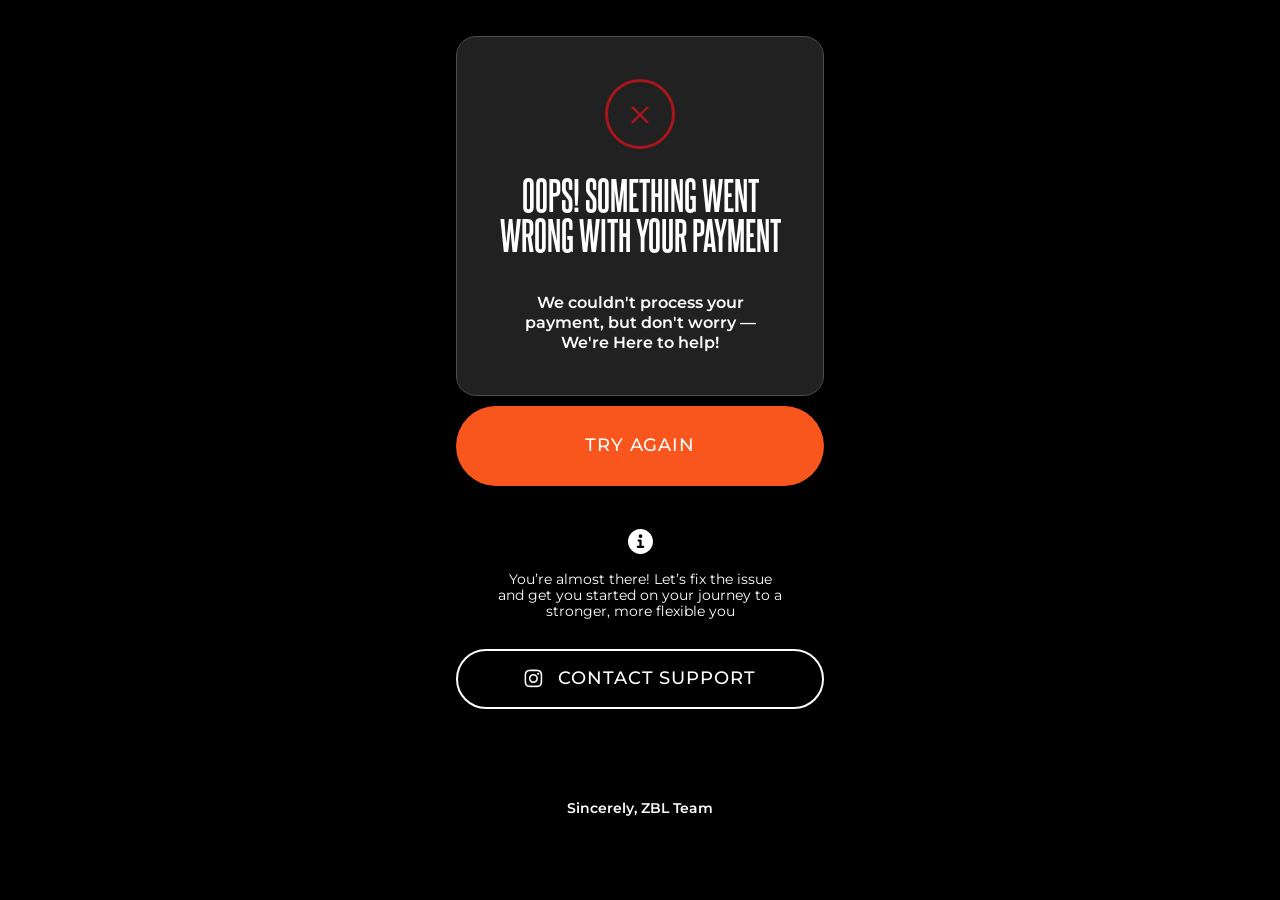
<file: failedpayment/index.html>
<!DOCTYPE html>
<html lang="en">
<head>

    <meta charset="UTF-8">
    <meta name="viewport" content="width=device-width, initial-scale=1.0">
    <link href="https://fonts.googleapis.com/css2?family=Montserrat:wght@250;300;400;500;600;700&display=swap"
        rel="stylesheet">
    <link href="https://fonts.googleapis.com/css2?family=Forum&display=swap" rel="stylesheet">
    <link rel="stylesheet" href="css/style.css">
    <link rel="stylesheet" href="css/fonts.css">
    <title>Something went wrong</title>
    <!-- Google Tag Manager -->
<script>(function(w,d,s,l,i){w[l]=w[l]||[];w[l].push({'gtm.start':
new Date().getTime(),event:'gtm.js'});var f=d.getElementsByTagName(s)[0],
j=d.createElement(s),dl=l!='dataLayer'?'&l='+l:'';j.async=true;j.src=
'https://www.googletagmanager.com/gtm.js?id='+i+dl;f.parentNode.insertBefore(j,f);
})(window,document,'script','dataLayer','GTM-K9M9JLQQ');</script>
<!-- End Google Tag Manager -->

</head>
<body> 
<!-- Google Tag Manager (noscript) -->
<noscript><iframe src="https://www.googletagmanager.com/ns.html?id=GTM-K9M9JLQQ"
height="0" width="0" style="display:none;visibility:hidden"></iframe></noscript>
<!-- End Google Tag Manager (noscript) -->

      <section class="container">
        <div class="wrap">
          <div class="circle">
            <svg width="18" height="19" viewBox="0 0 18 19" fill="none" xmlns="http://www.w3.org/2000/svg">
              <path d="M17.8985 2.53808L10.665 9.77158L17.7081 16.8147L15.9949 18.5279L8.95177 11.4848L1.71827 18.7183L0.0812134 17.0812L7.31471 9.84772L0.233498 2.7665L1.94669 1.05331L9.02791 8.13452L16.2614 0.901022L17.8985 2.53808Z" fill="#A9151D" />
            </svg> 
            </div> 
            <h3 class="title">Oops! Something went<br> wrong with your payment</h3>
            <p>We couldn't process your<br> payment, but don't worry —<br> We're Here to help!</p>
        </div>
       <a href="https://zubalenok.online/shop/item/11245"> <div class="btn">Try Again</div></a>
        <div class="info">
          <svg width="25" height="25" viewBox="0 0 25 25" fill="none" xmlns="http://www.w3.org/2000/svg">
  <g clip-path="url(#clip0_92_41)">
    <path fill-rule="evenodd" clip-rule="evenodd" d="M12.5 25C19.4036 25 25 19.4036 25 12.5C25 5.59645 19.4036 0 12.5 0C5.59645 0 0 5.59645 0 12.5C0 19.4036 5.59645 25 12.5 25ZM9.82143 16.7411C9.20504 16.7411 8.70536 17.2407 8.70536 17.8571C8.70536 18.4736 9.20504 18.9732 9.82143 18.9732H12.5H15.1786C15.795 18.9732 16.2946 18.4736 16.2946 17.8571C16.2946 17.2407 15.795 16.7411 15.1786 16.7411H13.6161V11.6071C13.6161 10.9907 13.1164 10.4911 12.5 10.4911H10.7143C10.0979 10.4911 9.59821 10.9907 9.59821 11.6071C9.59821 12.2235 10.0979 12.7232 10.7143 12.7232H11.3839V16.7411H9.82143ZM14.2857 7.14286C14.2857 8.12907 13.4862 8.92857 12.5 8.92857C11.5138 8.92857 10.7143 8.12907 10.7143 7.14286C10.7143 6.15664 11.5138 5.35714 12.5 5.35714C13.4862 5.35714 14.2857 6.15664 14.2857 7.14286Z" fill="white" />
  </g>
  <defs>
    <clipPath id="clip0_92_41">
      <rect width="25" height="25" fill="white" />
    </clipPath>
  </defs>
</svg>
<p>You’re almost there! Let’s fix the issue<br> and get you started on your journey to a<br> stronger, more flexible you</p>
        </div>
        <a href="https://www.instagram.com/zubalenok.team/">
        <div class="btn-inst">
          <svg width="19" height="19" viewBox="0 0 19 19" fill="none" xmlns="http://www.w3.org/2000/svg">
  <g clip-path="url(#clip0_92_48)">
    <path d="M15.2065 4.7119V4.71249C15.2065 5.29824 14.7316 5.77261 14.1464 5.77261C13.5613 5.77261 13.0863 5.29765 13.0863 4.71249C13.0863 4.12674 13.5613 3.65236 14.1464 3.65236C14.7316 3.65295 15.206 4.12674 15.2065 4.7119ZM9.4286 12.3744C7.80159 12.3744 6.48276 11.0556 6.48276 9.42854C6.48276 7.80152 7.80159 6.4827 9.4286 6.4827C11.0556 6.4827 12.3744 7.80152 12.3744 9.42854C12.3744 11.055 11.0562 12.3738 9.42978 12.3738H9.42919L9.4286 12.3744ZM9.4286 4.89104C6.92237 4.89104 4.8911 6.9229 4.8911 9.42854C4.8911 11.9342 6.92296 13.966 9.4286 13.966C11.9348 13.966 13.9661 11.9342 13.9661 9.42854C13.9661 9.42854 13.9661 9.42854 13.9661 9.42795C13.9661 6.92231 11.9348 4.89045 9.4286 4.89045C9.4286 4.89045 9.4286 4.89045 9.42801 4.89045L9.4286 4.89104ZM9.4286 2.18269C11.7875 2.18269 12.0686 2.19447 13.0003 2.23513C13.5913 2.2422 14.1535 2.35417 14.6738 2.55217L14.6402 2.54097C15.4146 2.84268 16.0156 3.44376 16.3109 4.19804L16.3179 4.21808C16.5042 4.70483 16.6149 5.2676 16.622 5.85511V5.85806C16.6639 6.79031 16.6733 7.07022 16.6733 9.42972C16.6733 11.7892 16.6621 12.0697 16.6191 13.0014C16.6079 13.593 16.4953 14.1552 16.2979 14.6755L16.3091 14.6414C16.1571 15.0397 15.932 15.3791 15.6473 15.6585L15.6467 15.6591C15.368 15.9443 15.0286 16.1694 14.6497 16.3126L14.6308 16.3191C14.1423 16.5053 13.5778 16.6161 12.9879 16.6231H12.9849C12.0468 16.665 11.7704 16.6744 9.4068 16.6744C7.042 16.6744 6.76621 16.6632 5.82866 16.6202C5.23466 16.609 4.67012 16.4964 4.14742 16.299L4.18219 16.3102C3.78384 16.1605 3.44441 15.9348 3.16744 15.649L3.16685 15.6485C2.87869 15.3715 2.65241 15.0315 2.51039 14.6508L2.5045 14.6325C2.31887 14.1446 2.20632 13.5806 2.19512 12.9914V12.9866C2.16212 12.0585 2.15034 11.7721 2.15034 9.4197C2.15034 7.0661 2.16212 6.77911 2.19512 5.83979C2.20632 5.24638 2.31828 4.68243 2.51569 4.16033L2.5045 4.1951C2.65005 3.79497 2.87692 3.45436 3.16626 3.17917L3.16744 3.17799C3.44323 2.88806 3.78325 2.66236 4.16451 2.5227L4.18278 2.51681C4.66776 2.32942 5.22817 2.21686 5.81392 2.20685H5.81805C6.75678 2.17385 7.03316 2.16265 9.39619 2.16265L9.4286 2.18269ZM9.4286 0.591614C7.02785 0.591614 6.7285 0.60281 5.78564 0.644649C5.01073 0.661149 4.27589 0.810828 3.59585 1.0707L3.64064 1.05597C3.02778 1.28992 2.50567 1.63701 2.0755 2.07426L2.07491 2.07485C1.63589 2.50502 1.28939 3.02772 1.06546 3.61111L1.05544 3.64058C0.8103 4.27583 0.660621 5.01126 0.644711 5.77851V5.78558C0.600514 6.72843 0.591675 7.02779 0.591675 9.42854C0.591675 11.8293 0.602871 12.1286 0.644711 13.0715C0.661211 13.8464 0.810889 14.5813 1.07076 15.2613L1.05603 15.2165C1.5251 16.4075 2.44969 17.332 3.61 17.7905L3.64064 17.8011C4.27589 18.0457 5.01132 18.1953 5.77857 18.2118H5.78564C6.7285 18.256 7.02785 18.2649 9.4286 18.2649C11.8294 18.2649 12.1287 18.2537 13.0716 18.2118C13.8465 18.1948 14.5813 18.0457 15.2614 17.7858L15.2166 17.8011C16.4075 17.332 17.3321 16.4075 17.7906 15.2471L17.8012 15.2165C18.0463 14.5813 18.1954 13.8458 18.2119 13.0786V13.0715C18.2561 12.1286 18.2649 11.8293 18.2649 9.42854C18.2649 7.02779 18.2537 6.72843 18.2119 5.78558C18.1948 5.01067 18.0457 4.27583 17.7859 3.59579L17.8012 3.64058C17.5666 3.02772 17.2201 2.50561 16.7823 2.07544L16.7817 2.07485C16.3515 1.63583 15.8288 1.28933 15.2454 1.0654L15.216 1.05538C14.5807 0.810239 13.8453 0.66056 13.078 0.644649H13.071C12.1281 0.600453 11.8288 0.591614 9.42801 0.591614H9.4286Z" fill="white" />
  </g>
  <defs>
    <clipPath id="clip0_92_48">
      <rect width="18.8571" height="18.8571" fill="white" />
    </clipPath>
  </defs>
</svg>
<p>Contact Support</p>
        </div></a>
        <p class="team">Sincerely, ZBL Team</p>
      </section>
</body>
</html>
</file>
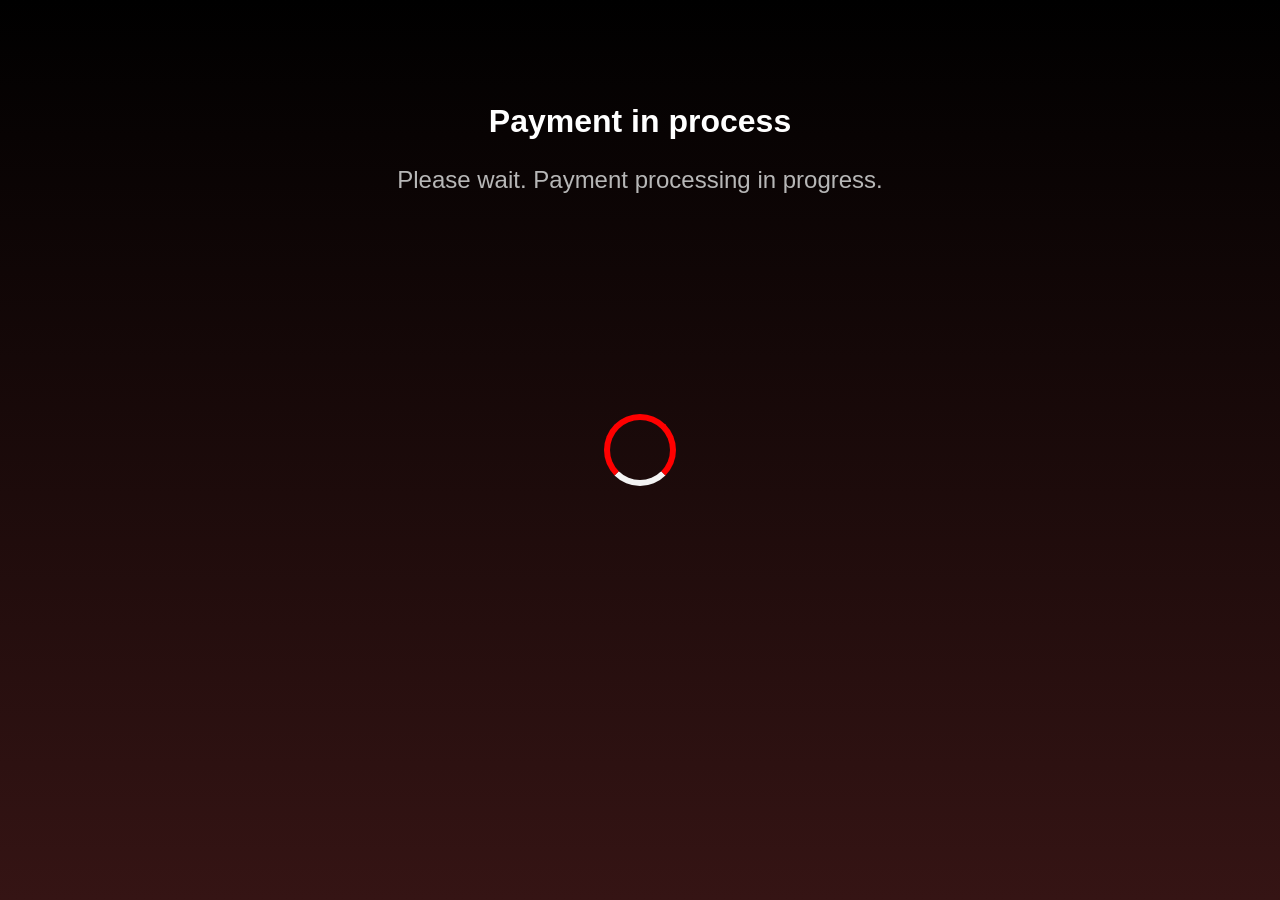
<file: payinprogress/index.html>
<!DOCTYPE html>
<html lang="uk">
<head>
    <meta charset="UTF-8">
    <meta name="viewport" content="width=device-width, initial-scale=1.0">
    <title>Стильний Прелоадер</title>
    <link rel="stylesheet" href="style.css"> </head>
<body>

    <div class="box">
        <h1>Payment in process</h1>
        <h2>Please wait. Payment processing in progress.</h2>
    </div>
    <div class="preloader-container">
        <div class="spinner"></div>
    </div>

</body>
</html>
</file>
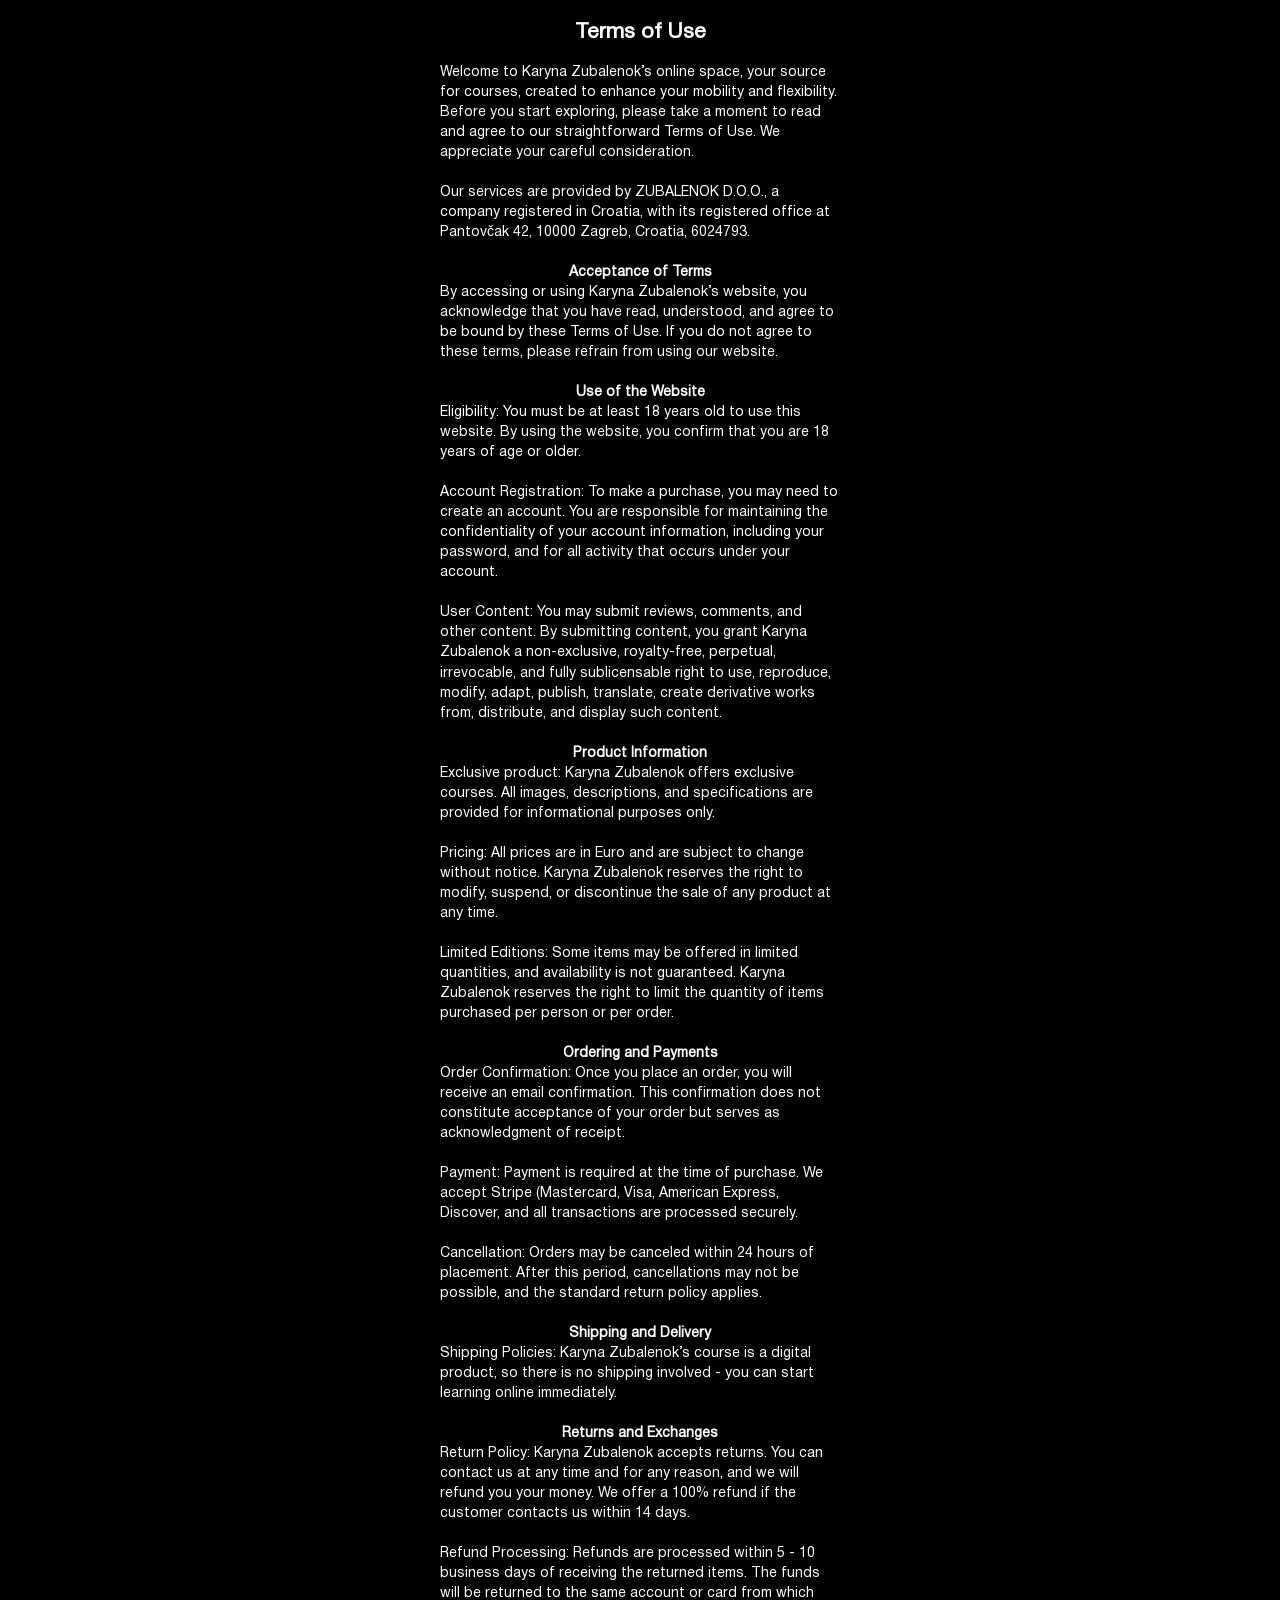
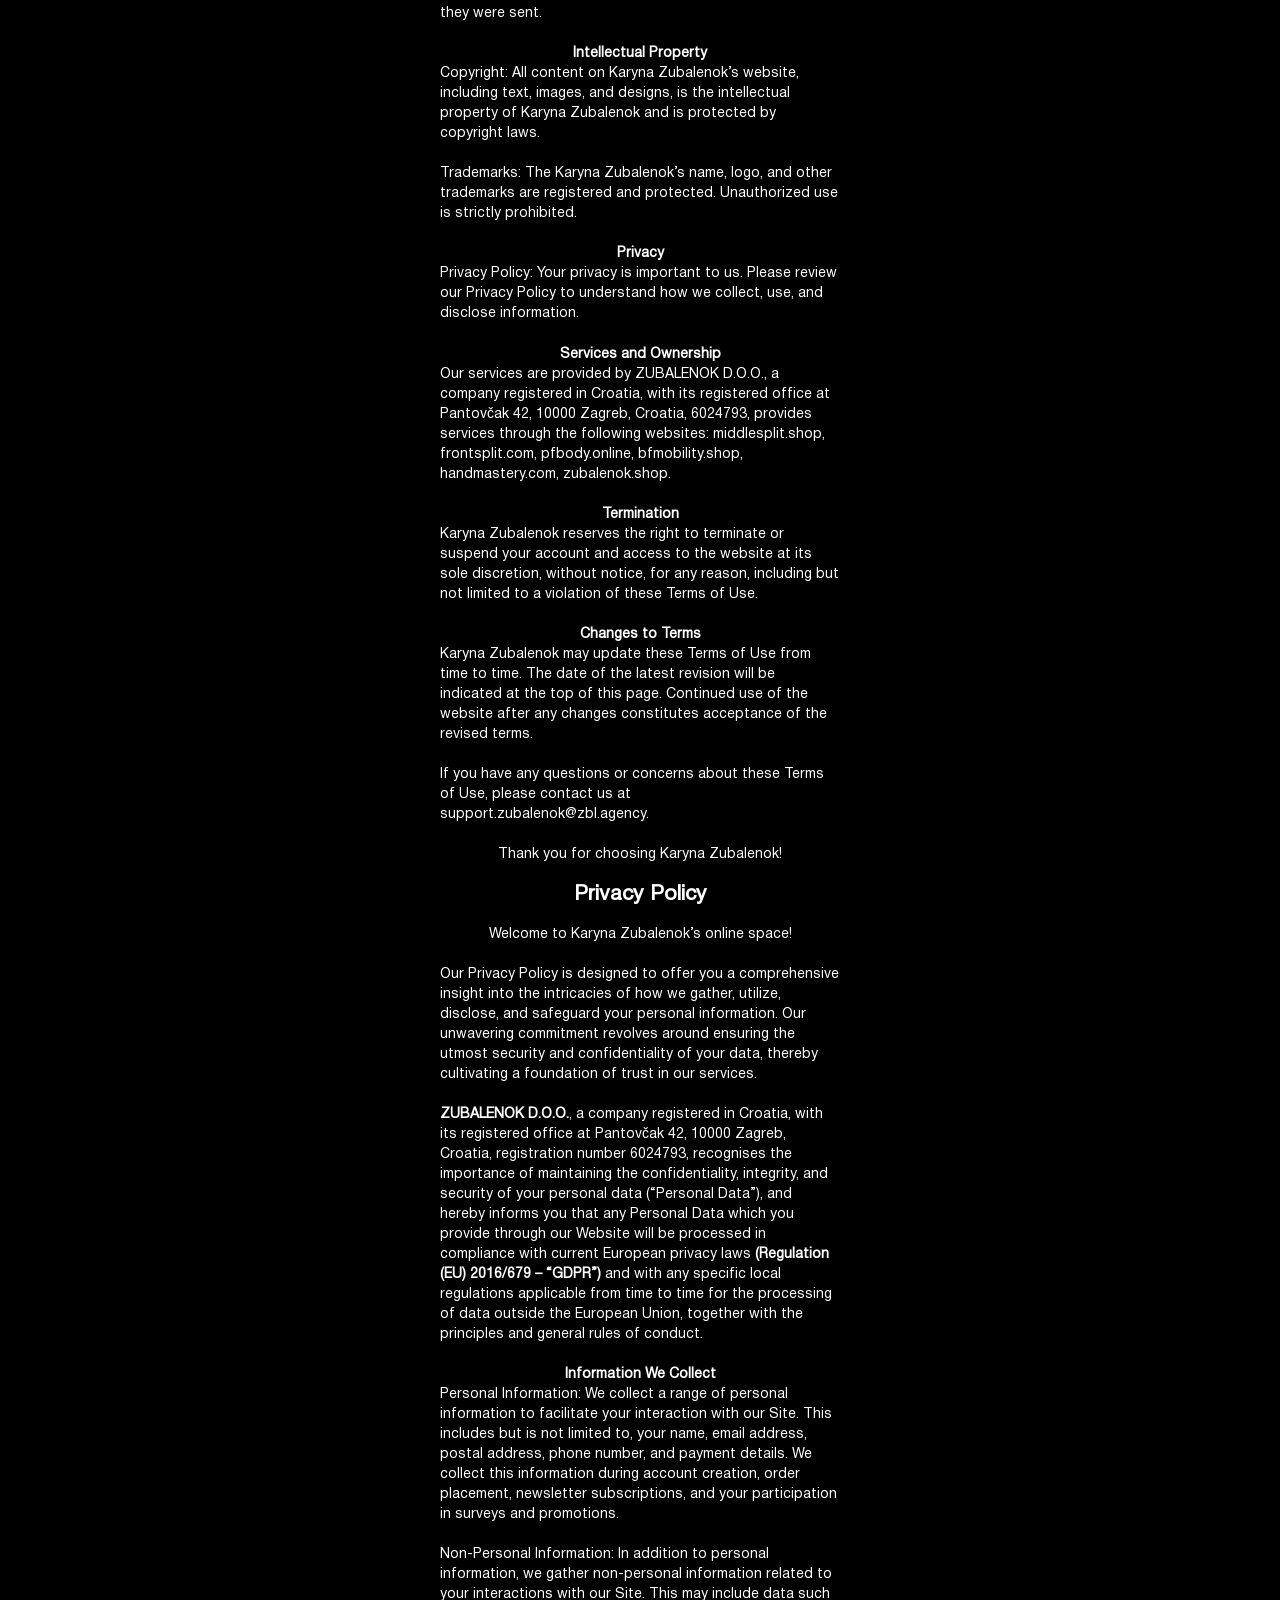
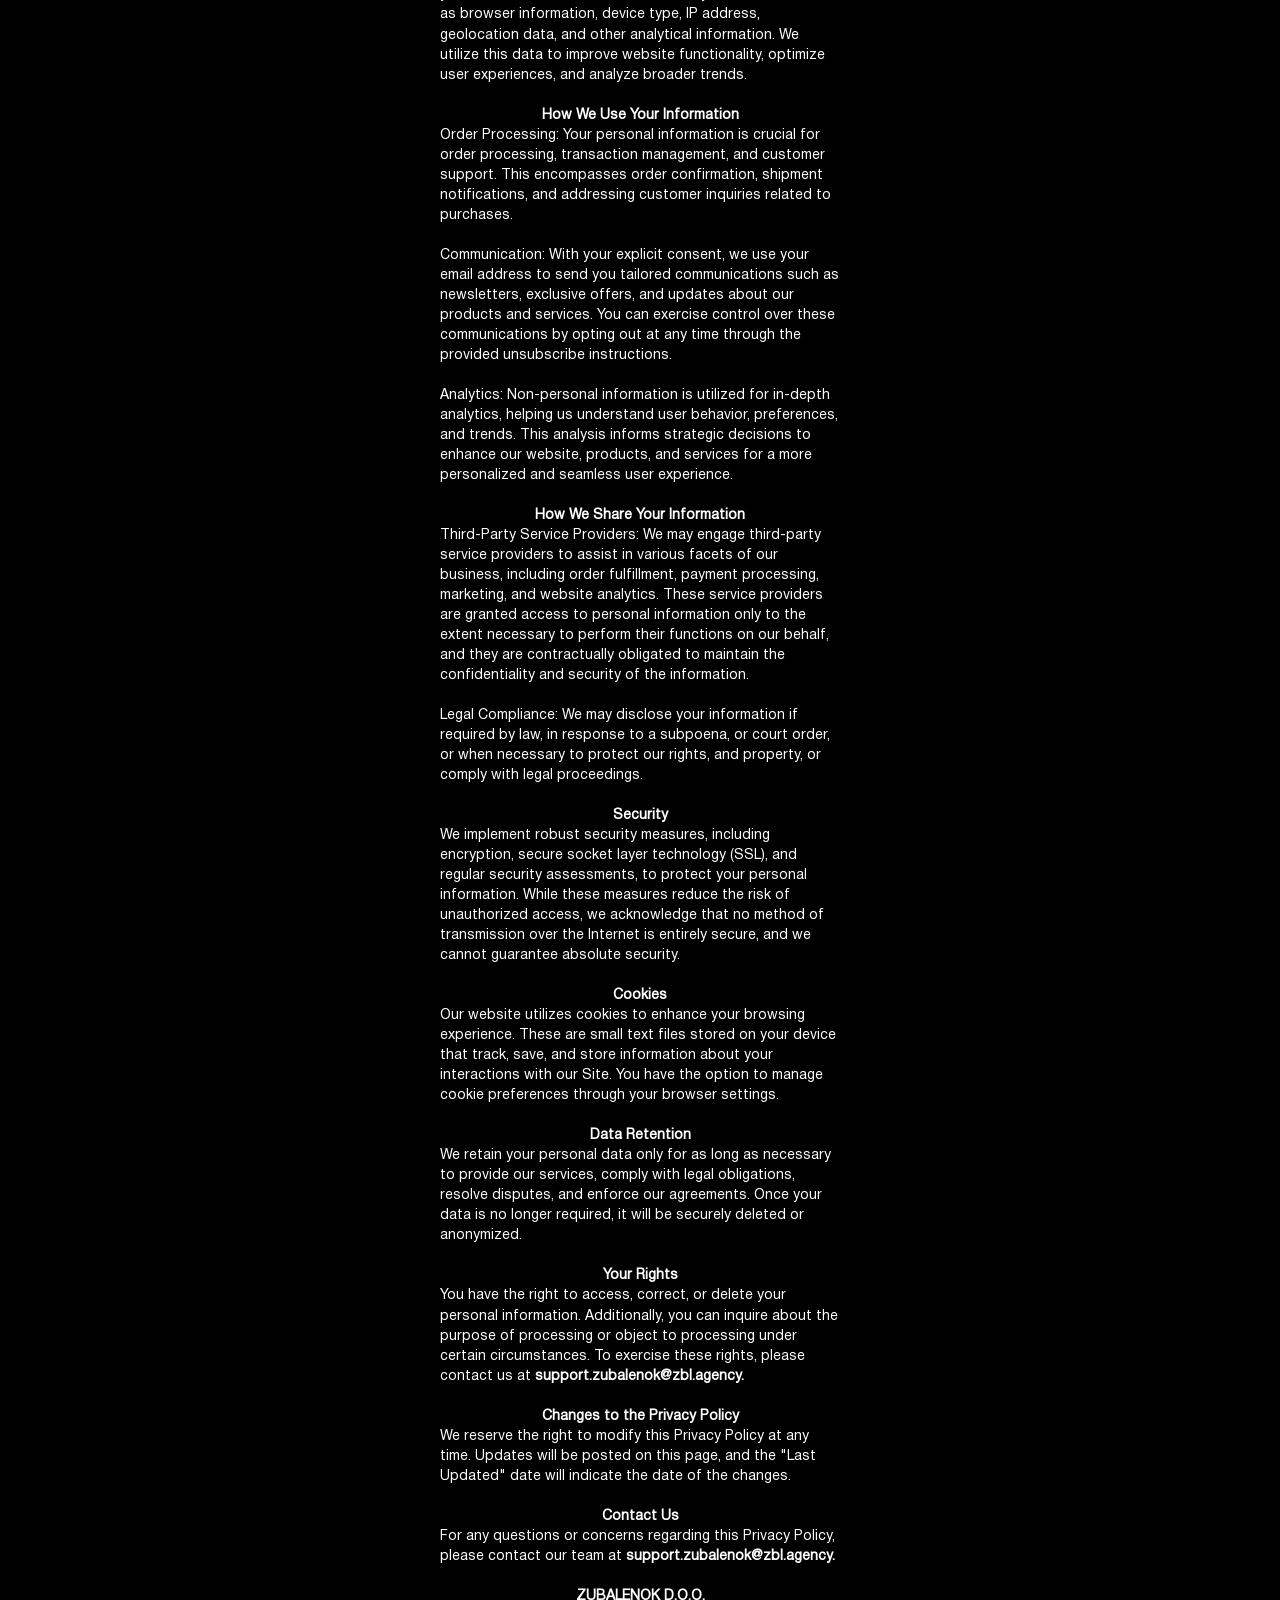
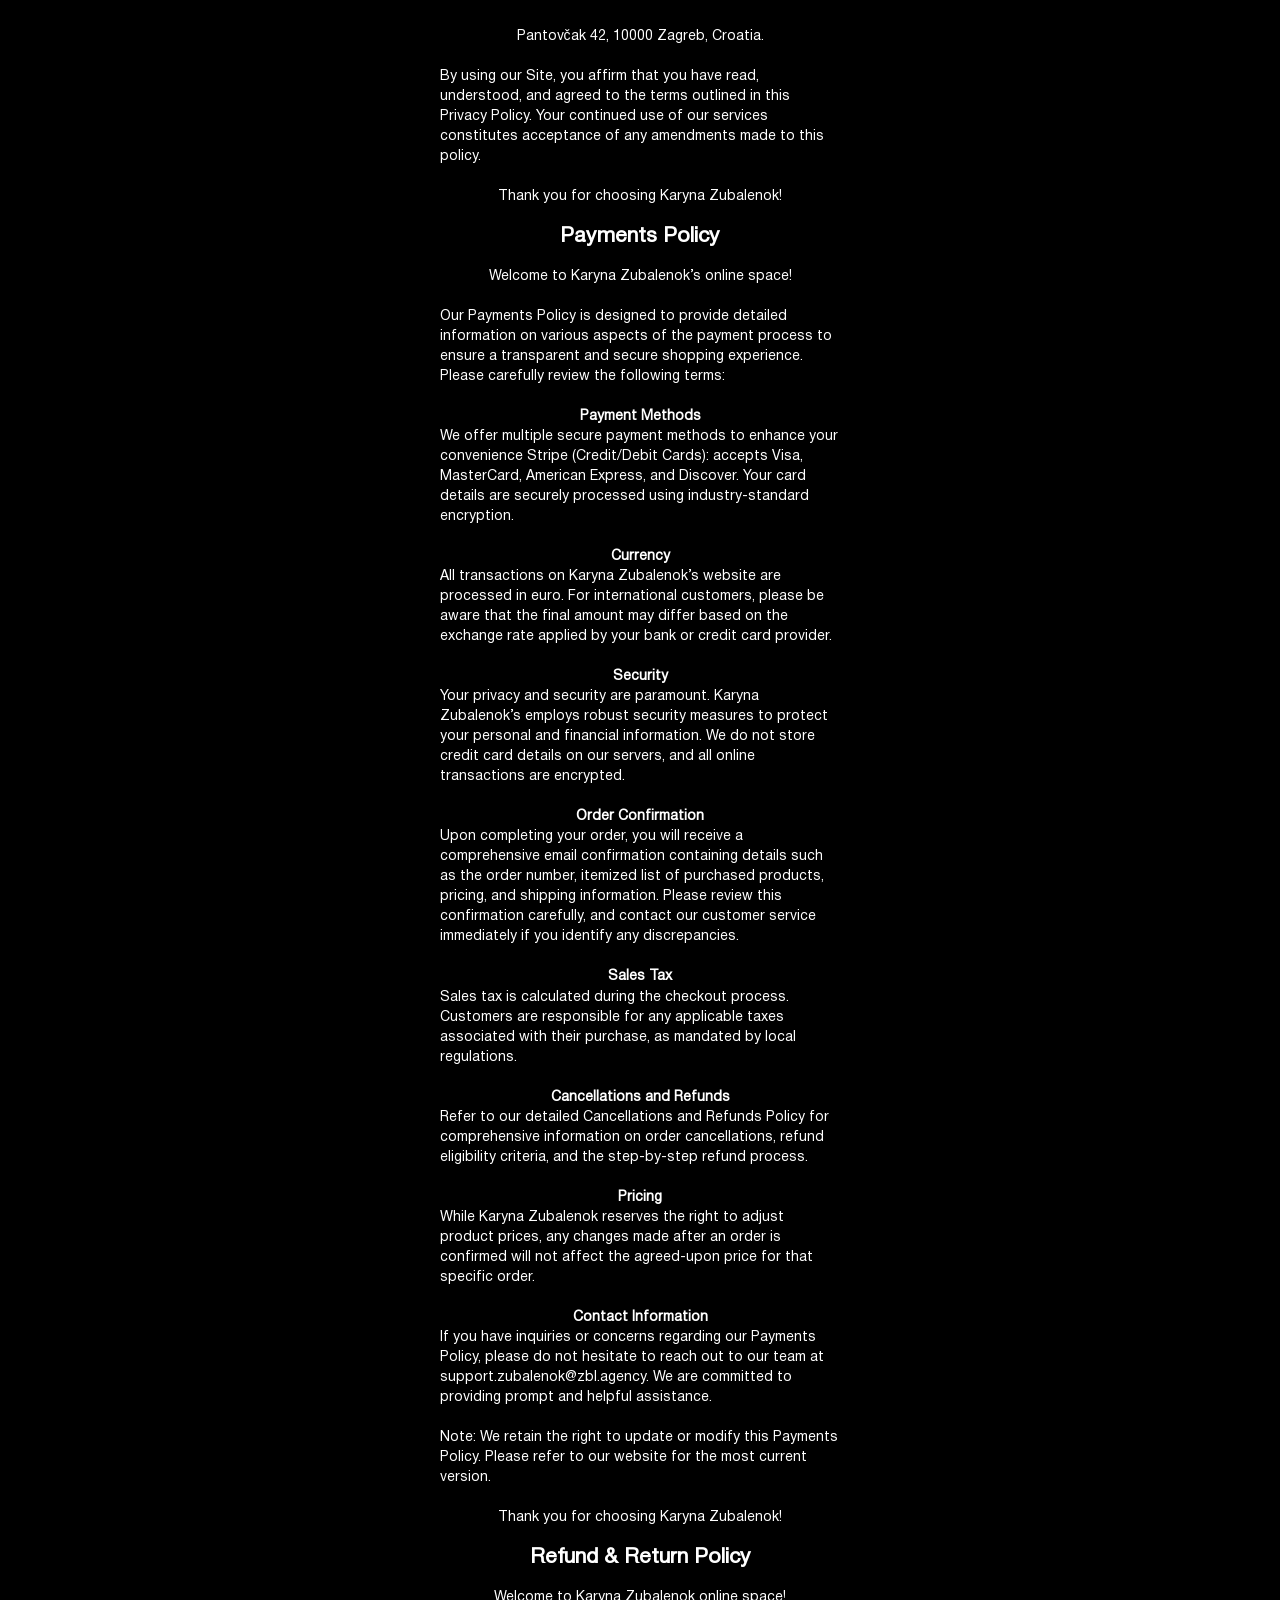
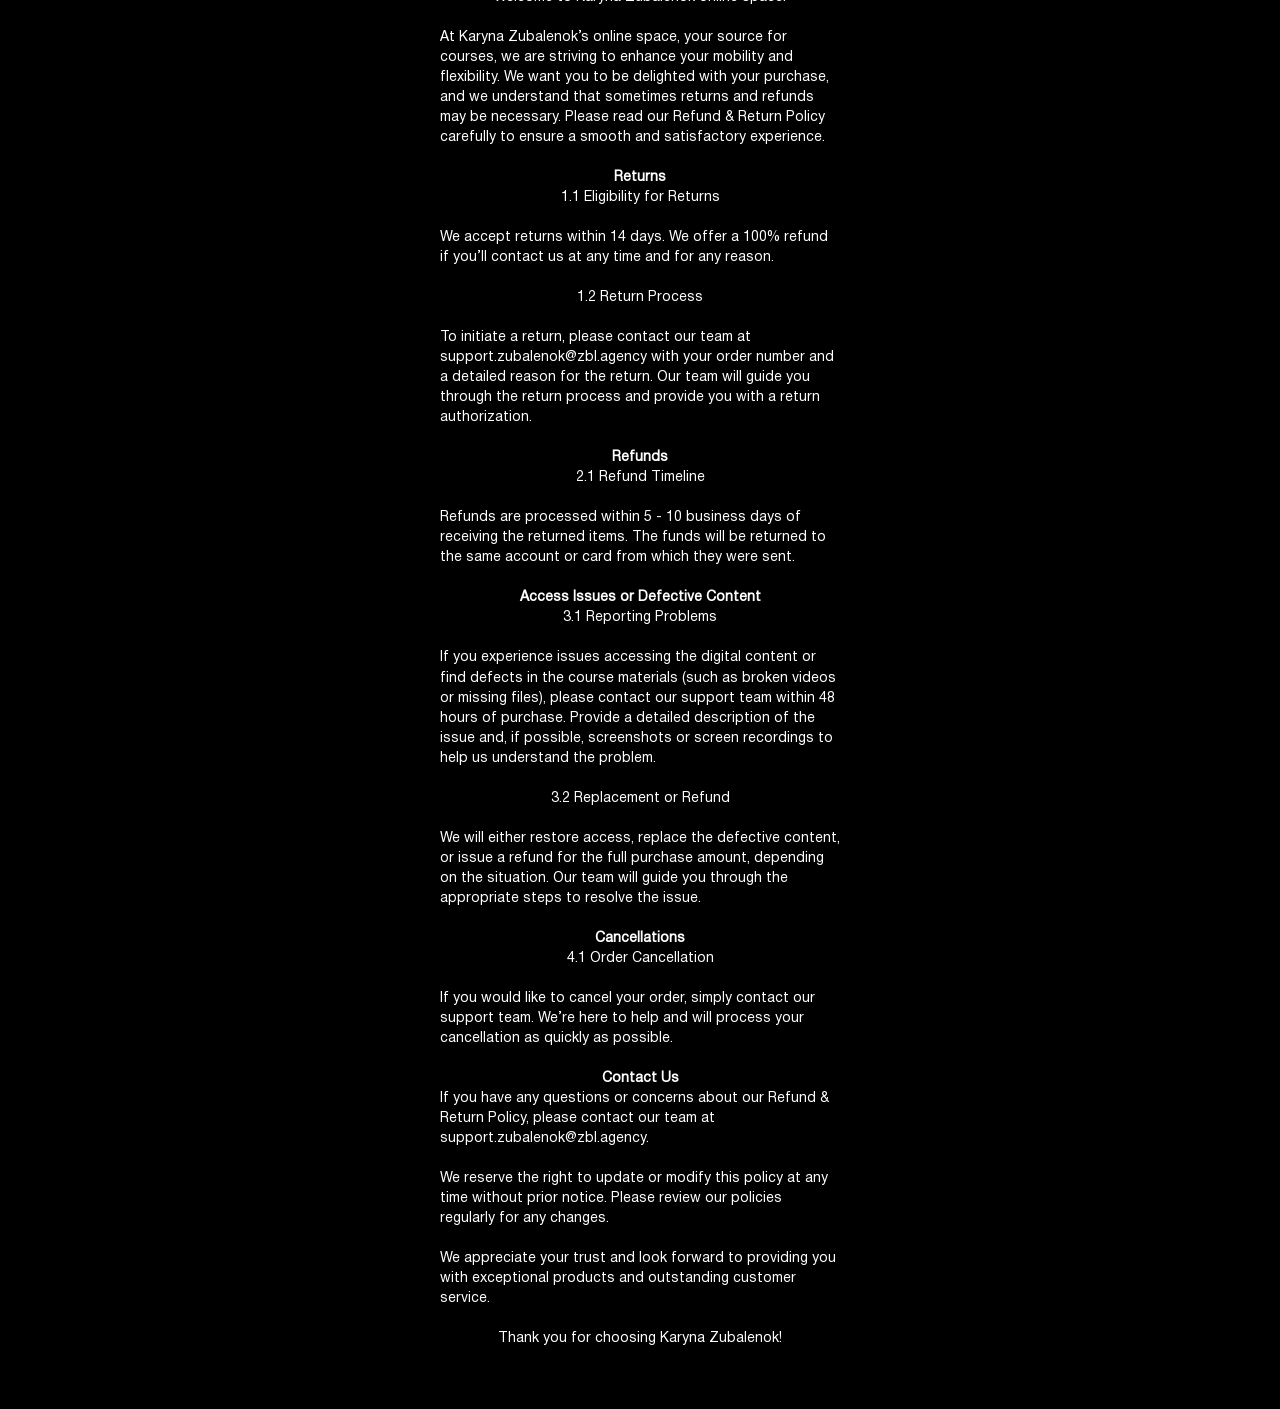
<file: policy/index.html>
<!DOCTYPE html>
<html lang="en">
<head>
    <meta charset="UTF-8">
    <meta name="viewport" content="width=device-width, initial-scale=1.0">
    <link href="https://fonts.googleapis.com/css2?family=Montserrat:wght@250;300;400;500;700&display=swap"
        rel="stylesheet">
    <link href="https://fonts.googleapis.com/css2?family=Forum&display=swap" rel="stylesheet">
    <link rel="stylesheet" href="css/style.css">
    <link rel="stylesheet" href="css/fonts.css">
    <title>Privacy Policy and User Agreement</title>

</head>
<body> 
    <div class="selection">
        <div class="head">
<h2>Terms of Use</h2><br>

<p>Welcome to Karyna Zubalenok’s online space, your source for courses, created to enhance your mobility and flexibility. Before you start exploring, 
please take a moment to read and agree to our straightforward Terms of Use. 
We appreciate your careful consideration.</p><br>
<p>Our services are provided by ZUBALENOK D.O.O., a company registered in Croatia, with its registered 
office at Pantovčak 42, 10000 Zagreb, Croatia, 6024793.</p><br>
<p><strong>Acceptance of Terms</strong></p>
<p>By accessing or using Karyna Zubalenok’s website, you acknowledge that you have read, understood, and agree to be bound by these Terms of Use. 
If you do not agree to these terms, please refrain from using our website.</p><br>

<p><strong>Use of the Website</strong></p>
<p>Eligibility: You must be at least 18 years old to use this website. By using the website, you confirm 
that you are 18 years of age or older.</p><br>

<p>Account Registration: To make a purchase, you may need to create an account. 
You are responsible for maintaining the confidentiality of 
your account information, including your password, and for all activity 
that occurs under your account.</p><br>

<p>User Content: You may submit reviews, comments, and other content. By submitting content, 
you grant Karyna Zubalenok a non-exclusive, royalty-free, perpetual, irrevocable, and fully 
sublicensable right to use, reproduce, modify, adapt, publish, translate, create derivative 
works from, distribute, and display such content.</p><br>

<p><strong>Product Information</strong></p>

<p>Exclusive product: Karyna Zubalenok offers exclusive courses. All images, descriptions, 
and specifications are provided for informational purposes only.</p><br>

<p>Pricing: All prices are in Euro and are subject to change without notice. Karyna Zubalenok 
reserves the right to modify, suspend, or discontinue the sale of any product at any time.</p><br>

<p>Limited Editions: Some items may be offered in limited quantities, and availability is not 
guaranteed. Karyna Zubalenok reserves the right to limit the quantity of items purchased per 
person or per order.</p><br>

<p><strong>Ordering and Payments</strong></p>

<p>Order Confirmation: Once you place an order, you will receive an email confirmation. This confirmation 
does not constitute acceptance of your order but serves as acknowledgment of receipt.</p><br>

<p>Payment: Payment is required at the time of purchase. We accept Stripe (Mastercard, Visa, American Express, 
Discover, and all transactions are processed securely.</p><br>

<p>Cancellation: Orders may be canceled within 24 hours of placement. After this period, cancellations may not 
be possible, and the standard return policy applies.</p><br>

<p><strong>Shipping and Delivery</strong></p>
<p>Shipping Policies: Karyna Zubalenok’s course is  a digital product, so there is no shipping involved - 
you can start learning online immediately.</p><br>

<p><strong>Returns and Exchanges</strong></p>
<p>Return Policy: Karyna Zubalenok accepts returns.  You can contact us at any time and for any reason, and 
we will refund you your money. We offer a 100% refund if the customer contacts us within 14 days.</p><br>

<p>Refund Processing: Refunds are processed within 5 - 10 business days of receiving the 
returned items. The funds will be returned to the same account or card from which they were sent.</p><br>

<p><strong>Intellectual Property</strong></p>

<p>Copyright: All content on Karyna Zubalenok’s website, including text, images, 
and designs, is the intellectual property of Karyna Zubalenok and is protected by copyright laws.</p><br>

<p>Trademarks: The Karyna Zubalenok’s name, logo, 
and other trademarks are registered and protected. Unauthorized use is strictly prohibited.</p><br>

<p><strong>Privacy</strong></p>

<p>Privacy Policy: Your privacy is important to us. Please review our Privacy Policy to 
understand how we collect, use, and disclose information.</p><br>

<p><strong>Services and Ownership</strong></p>

<p>Our services are provided by ZUBALENOK D.O.O., a company registered in Croatia, 
with its registered office at Pantovčak 42, 10000 Zagreb, Croatia, 6024793, provides services 
through the following websites: middlesplit.shop, frontsplit.com, pfbody.online, bfmobility.shop, 
handmastery.com, zubalenok.shop.</p><br>

<p><strong>Termination</strong></p>

<p>Karyna Zubalenok reserves the right to terminate or suspend your account and access to the 
website at its sole discretion, without notice, for any reason, including but not limited to a 
violation of these Terms of Use.</p><br>

<p><strong>Changes to Terms</strong></p>

<p>Karyna Zubalenok may update these Terms of Use from time to time. The date of the latest 
revision will be indicated at the top of this page. Continued use of the website after any 
changes constitutes acceptance of the revised terms.</p><br>

<p>If you have any questions or concerns about these Terms of Use, please contact us at 
support.zubalenok@zbl.agency.</p><br>

<p>Thank you for choosing Karyna Zubalenok!</p><br>

<h2>Privacy Policy</h2><br>

<p>Welcome to Karyna Zubalenok’s online space!</p><br>

<p>Our Privacy Policy is designed to offer you a comprehensive insight into the intricacies 
of how we gather, utilize, disclose, and safeguard your personal information. Our unwavering 
commitment revolves around ensuring the utmost security and confidentiality of your data, thereby 
cultivating a foundation of trust in our services.</p><br>

<p><b>ZUBALENOK D.O.O.</b>, a company registered in Croatia, with its registered office at Pantovčak 42, 
10000 Zagreb, Croatia, registration number 6024793, recognises the importance of maintaining the 
confidentiality, integrity, and security of your personal data (“Personal Data”), and hereby informs 
you that any Personal Data which you provide through our Website will be processed in compliance 
with current European privacy laws <b>(Regulation (EU) 2016/679 – “GDPR”)</b> and with any specific local 
regulations applicable from time to time for the processing of data outside the European Union, 
together with the principles and general rules of conduct.</p><br>

<p><strong>Information We Collect</strong></p>

<p>Personal Information:
We collect a range of personal information to facilitate your interaction with our Site. 
This includes but is not limited to, your name, email address, postal address, phone number, 
and payment details. We collect this information during account creation, order placement, 
newsletter subscriptions, and your participation in surveys and promotions.</p><br>
<p>Non-Personal Information:
In addition to personal information, we gather non-personal information related to your 
interactions with our Site. This may include data such as browser information, device type, 
IP address, geolocation data, and other analytical information. We utilize this data to improve 
website functionality, optimize user experiences, and analyze broader trends.</p><br>

<p><strong>How We Use Your Information</strong></p>
<p>Order Processing:
Your personal information is crucial for order processing, transaction management,
 and customer support. This encompasses order confirmation, shipment notifications, 
 and addressing customer inquiries related to purchases.
</p><br>

<p>Communication:
With your explicit consent, we use your email address to send you tailored communications 
such as newsletters, exclusive offers, and updates about our products and services. 
You can exercise control over these communications by opting out at any time through the 
provided unsubscribe instructions.
</p><br>

<p>Analytics:
Non-personal information is utilized for in-depth analytics, helping us understand user behavior, 
preferences, and trends. This analysis informs strategic decisions to enhance our website, products, 
and services for a more personalized and seamless user experience.</p><br>

<p><strong>How We Share Your Information</strong></p>

<p>Third-Party Service Providers:
We may engage third-party service providers to assist in various facets of our business, 
including order fulfillment, payment processing, marketing, and website analytics. These service 
providers are granted access to personal information only to the extent necessary to perform their 
functions on our behalf, and they are contractually obligated to maintain the confidentiality and 
security of the information.</p><br>

<p>Legal Compliance:
We may disclose your information if required by law, in response to a subpoena, or court order, 
or when necessary to protect our rights, and property, or comply with legal proceedings.</p><br>

<p><strong>Security</strong></p>
<p>We implement robust security measures, including encryption, secure socket layer technology (SSL), 
and regular security assessments, to protect your personal information. While these measures reduce 
the risk of unauthorized access, we acknowledge that no method of transmission over the Internet is 
entirely secure, and we cannot guarantee absolute security.</p><br>

<p><strong>Cookies</strong></p>
<p>Our website utilizes cookies to enhance your browsing experience. These are small text files 
stored on your device that track, save, and store information about your interactions with our Site. 
You have the option to manage cookie preferences through your browser settings.</p><br>

<p><strong>Data Retention</strong></p>
<p>We retain your personal data only for as long as necessary to provide our services, comply 
with legal obligations, resolve disputes, and enforce our agreements. Once your data is no longer 
required, it will be securely deleted or anonymized.</p><br>

<p><strong>Your Rights</strong></p>
<p>You have the right to access, correct, or delete your personal information. Additionally,
you can inquire about the purpose of processing or object to processing under certain circumstances. 
To exercise these rights, please contact us at <b>support.zubalenok@zbl.agency.</b></p><br>

<p><strong>Changes to the Privacy Policy</strong></p>
<p>We reserve the right to modify this Privacy Policy at any time. Updates will be posted on this page, and the 
"Last Updated" date will indicate the date of the changes.</p><br>

<p><strong>Contact Us</strong></p>
<p>For any questions or concerns regarding this Privacy Policy, please contact our team at 
<b>support.zubalenok@zbl.agency.</b></p><br>

<p><b>ZUBALENOK D.O.O.</b></p><br>

<p>Pantovčak 42, 10000 Zagreb, Croatia.</p><br>
<p>By using our Site, you affirm that you have read, understood, and agreed to the terms 
outlined in this Privacy Policy. Your continued use of our services constitutes acceptance of 
any amendments made to this policy.</p><br>

<p>Thank you for choosing Karyna Zubalenok!</p><br>

<h2>Payments Policy</h2><br>

<p>Welcome to Karyna Zubalenok’s online space!</p><br>
<p>Our Payments Policy is designed to provide detailed information on various aspects of 
the payment process to ensure a transparent and secure shopping experience. Please carefully 
review the following terms:</p><br>

<p><strong>Payment Methods</strong></p>
<p>We offer multiple secure payment methods to enhance your convenience Stripe (Credit/Debit Cards): 
accepts Visa, MasterCard, American Express, and Discover. Your card details are securely processed 
using industry-standard encryption.</p><br>

<p><strong>Currency</strong></p>
<p>All transactions on Karyna Zubalenok’s website are processed in euro. For international customers, 
please be aware that the final amount may differ based on the exchange rate applied by your bank or 
credit card provider.</p><br>

<p><strong>Security</strong></p>
<p>Your privacy and security are paramount. Karyna Zubalenok’s employs robust security measures to 
protect your personal and financial information. We do not store credit card details on our servers, 
and all online transactions are encrypted.</p><br>

<p><strong>Order Confirmation</strong></p>
<p>Upon completing your order, you will receive a comprehensive email confirmation containing 
details such as the order number, itemized list of purchased products, pricing, and shipping 
information. Please review this confirmation carefully, and contact our customer service 
immediately if you identify any discrepancies.</p><br>

<p><strong>Sales Tax</strong></p>
<p>Sales tax is calculated during the checkout process. Customers are responsible for any 
applicable taxes associated with their purchase, as mandated by local regulations.</p><br>

<p><strong>Cancellations and Refunds</strong></p>
<p>Refer to our detailed Cancellations and Refunds Policy for comprehensive information on order 
cancellations, refund eligibility criteria, and the step-by-step refund process.</p><br>

<p><strong>Pricing</strong></p>
<p>While Karyna Zubalenok reserves the right to adjust product prices, any changes made after an order
 is confirmed will not affect the agreed-upon price for that specific order.</p><br>
 
<p><strong>Contact Information</strong></p>
<p>If you have inquiries or concerns regarding our Payments Policy, please do not hesitate to reach out 
 to our team at support.zubalenok@zbl.agency. We are committed to providing prompt and helpful 
 assistance.</p><br>
 
 <p>Note: We retain the right to update or modify this Payments Policy. Please refer to our website for 
  the most current version.</p><br>
  
<p>Thank you for choosing Karyna Zubalenok!</p><br>

<h2>Refund & Return Policy</h2><br>

<p>Welcome to Karyna Zubalenok online space!</p><br>
<p>At Karyna Zubalenok’s online space, your source for courses, we are striving to enhance your 
mobility and flexibility. We want you to be delighted with your purchase, and we understand that 
sometimes returns and refunds may be necessary. Please read our Refund & Return Policy carefully 
to ensure a smooth and satisfactory experience.</p><br>

<p><strong>Returns</strong></p>

<p>1.1 Eligibility for Returns</p><br>
<p>We accept returns within 14 days. We offer a 100% refund if you’ll contact us at any 
time and for any reason.</p><br>

<p>1.2 Return Process</p><br>
<p>To initiate a return, please contact our team at support.zubalenok@zbl.agency with your 
order number and a detailed reason for the return. Our team will guide you through the return 
process and provide you with a return authorization.</p><br>

<p><strong>Refunds</strong></p>
<p>2.1 Refund Timeline</p><br>
<p>Refunds are processed within 5 - 10 business days of receiving the returned items. The funds will be 
returned to the same account or card from which they were sent.</p><br>

<p><strong>Access Issues or Defective Content</strong></p>
<p>3.1 Reporting Problems</p><br>
<p>If you experience issues accessing the digital content or find defects in the course materials 
(such as broken videos or missing files), please contact our support team within 48 hours of purchase. 
Provide a detailed description of the issue and, if possible, screenshots or screen recordings to 
help us understand the problem.</p><br>
<p>3.2 Replacement or Refund</p><br>
<p>We will either restore access, replace the defective content, or issue a refund for the full 
purchase amount, depending on the situation. Our team will guide you through the appropriate steps 
to resolve the issue.</p><br>

<p><strong>Cancellations</strong></p>
<p>4.1 Order Cancellation</p><br>
<p>If you would like to cancel your order, simply contact our support team. We’re here to help and will 
process your cancellation as quickly as possible.</p><br>

<p><strong>Contact Us</strong></p>
<p>If you have any questions or concerns about our Refund & Return Policy, please contact our team at 
support.zubalenok@zbl.agency.</p><br>
<p>We reserve the right to update or modify this policy at any time without prior notice. Please review our 
policies regularly for any changes.</p><br>
<p>We appreciate your trust and look forward to providing you with exceptional products and outstanding customer 
service.</p><br>
<p>Thank you for choosing Karyna Zubalenok!</p><br>

</body>
</html>
</file>
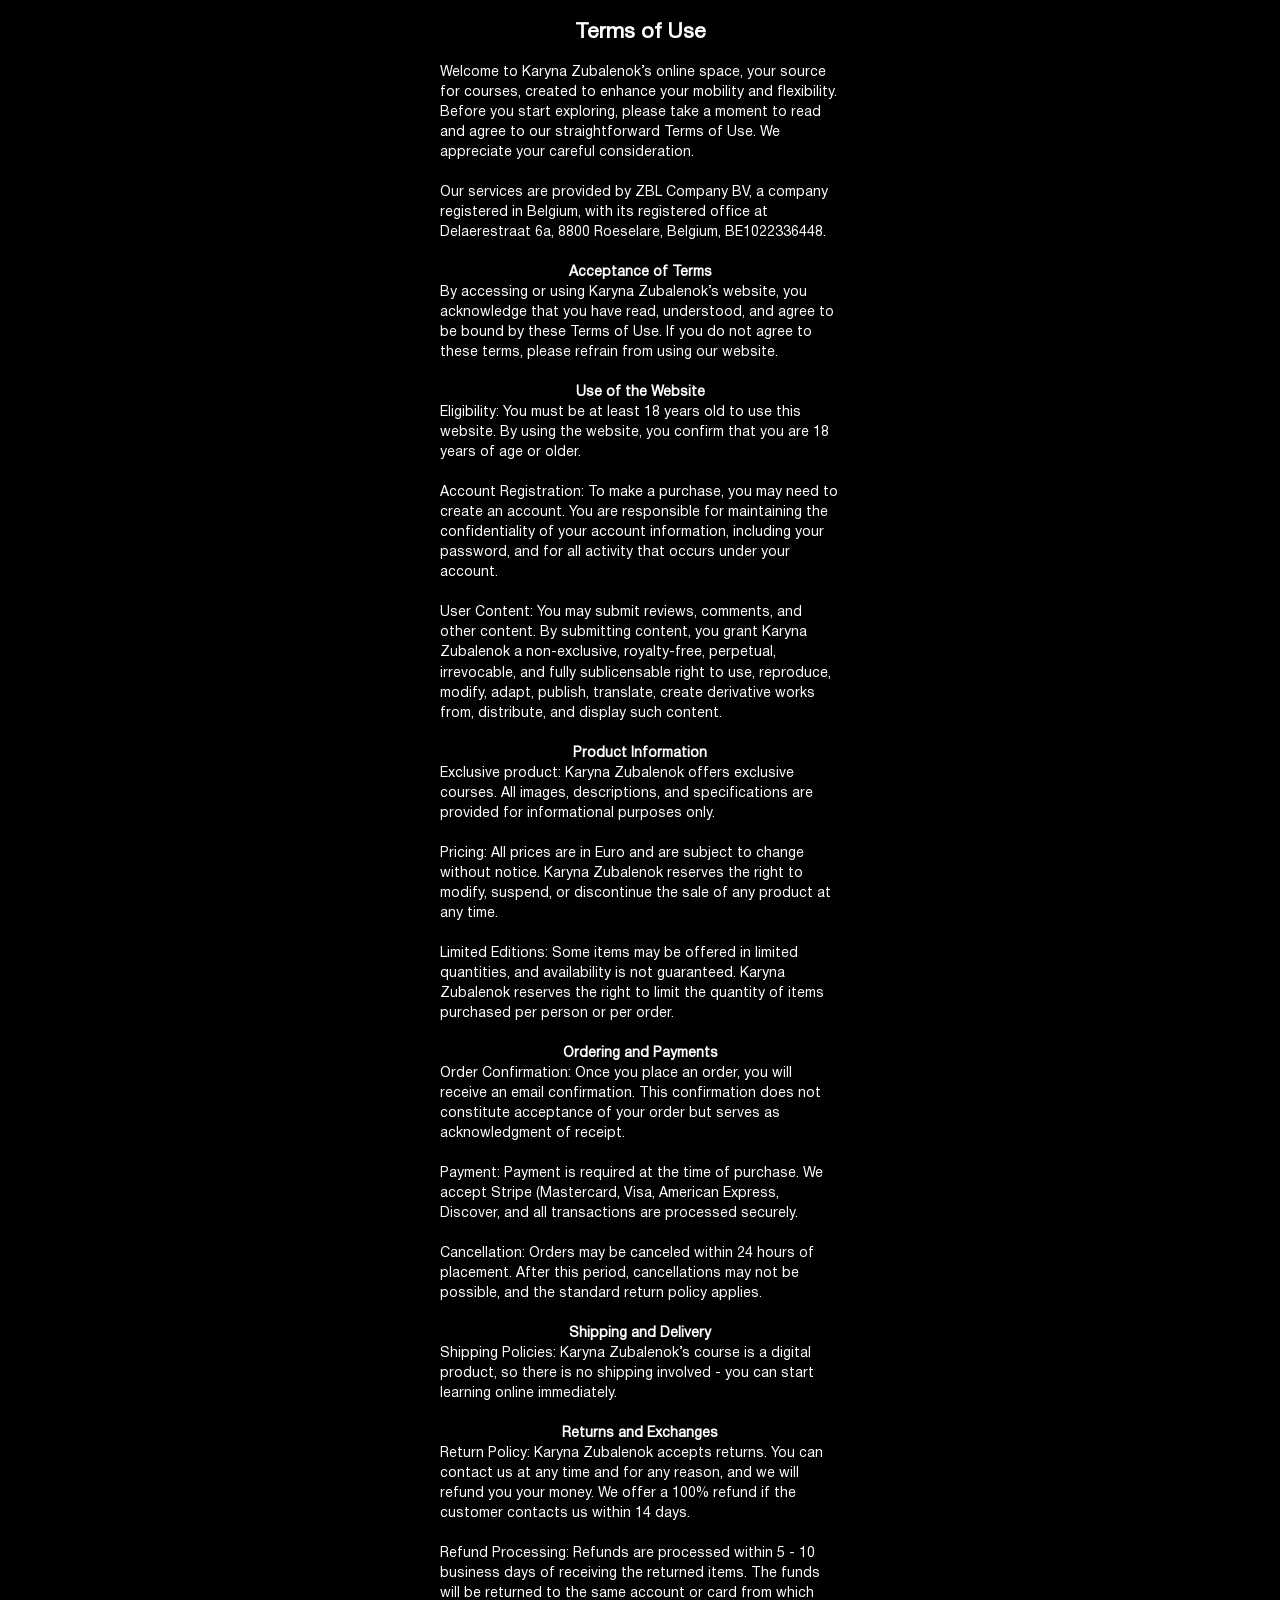
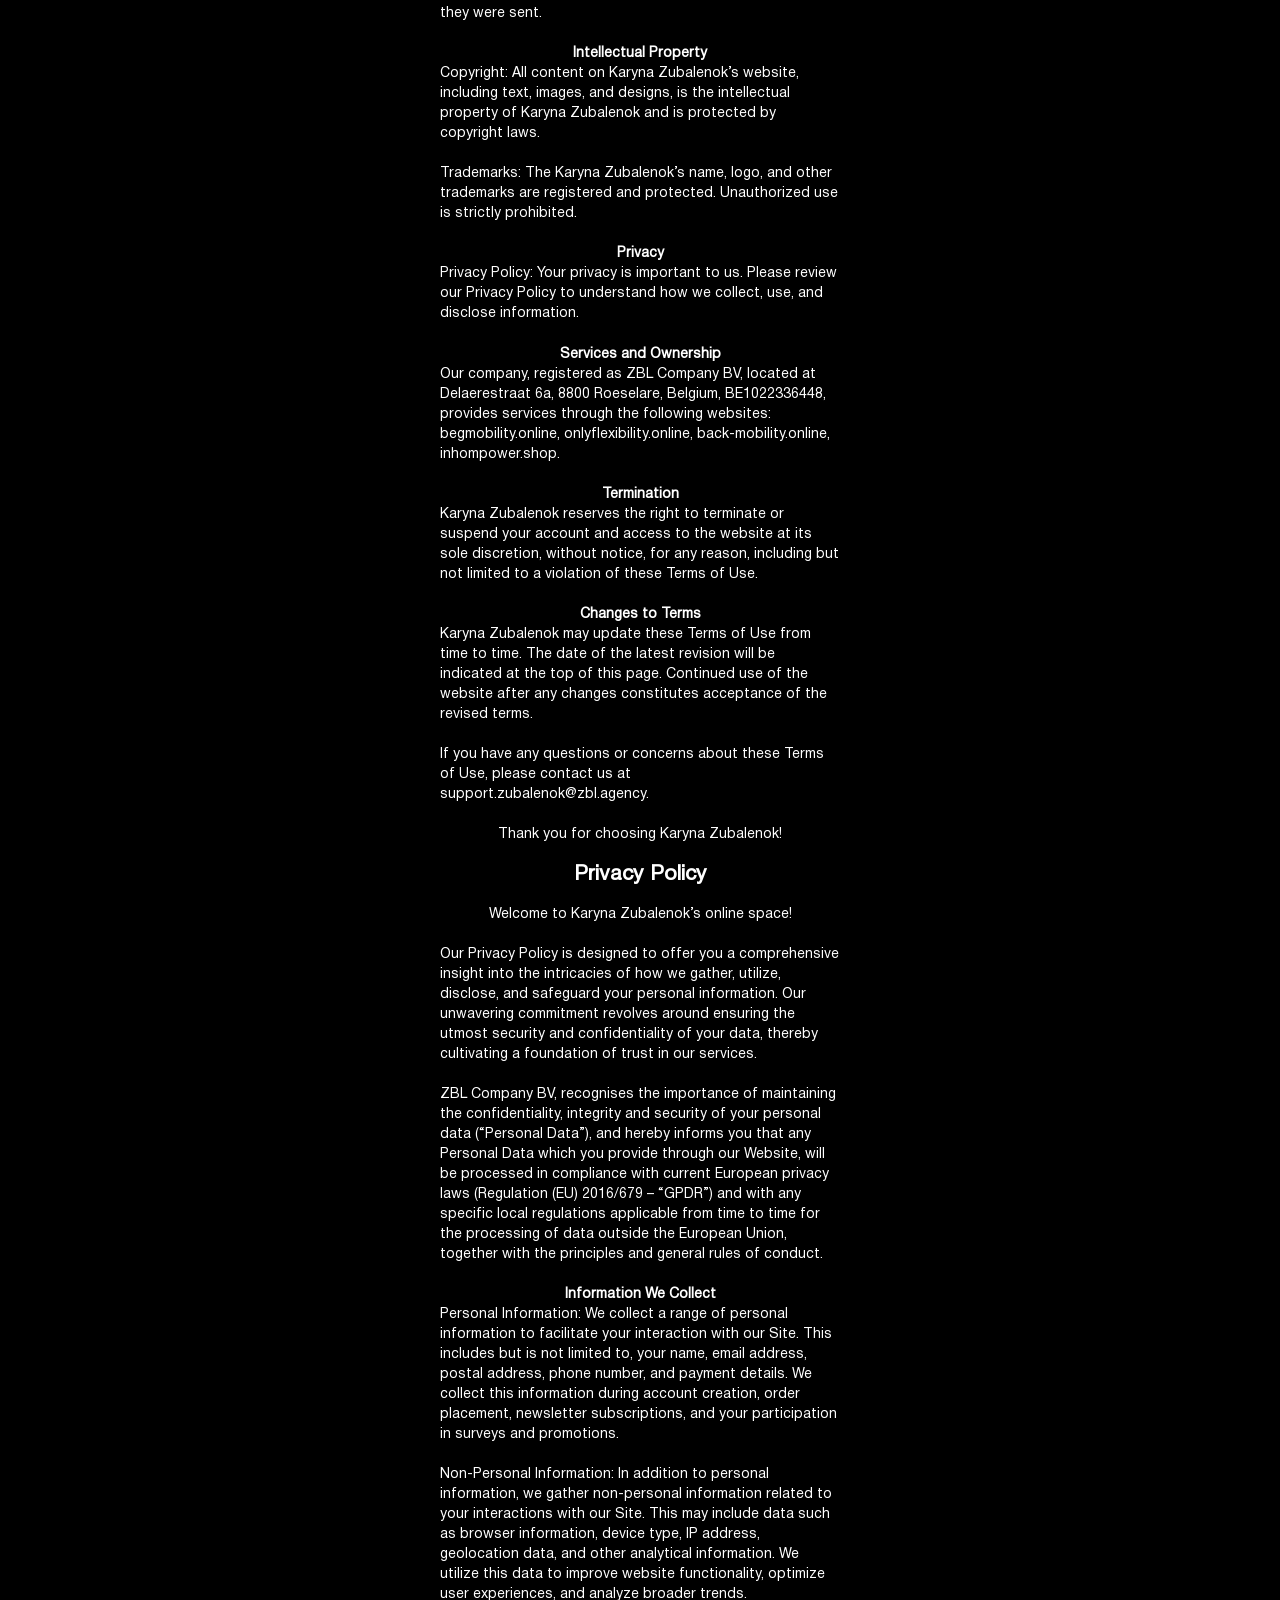
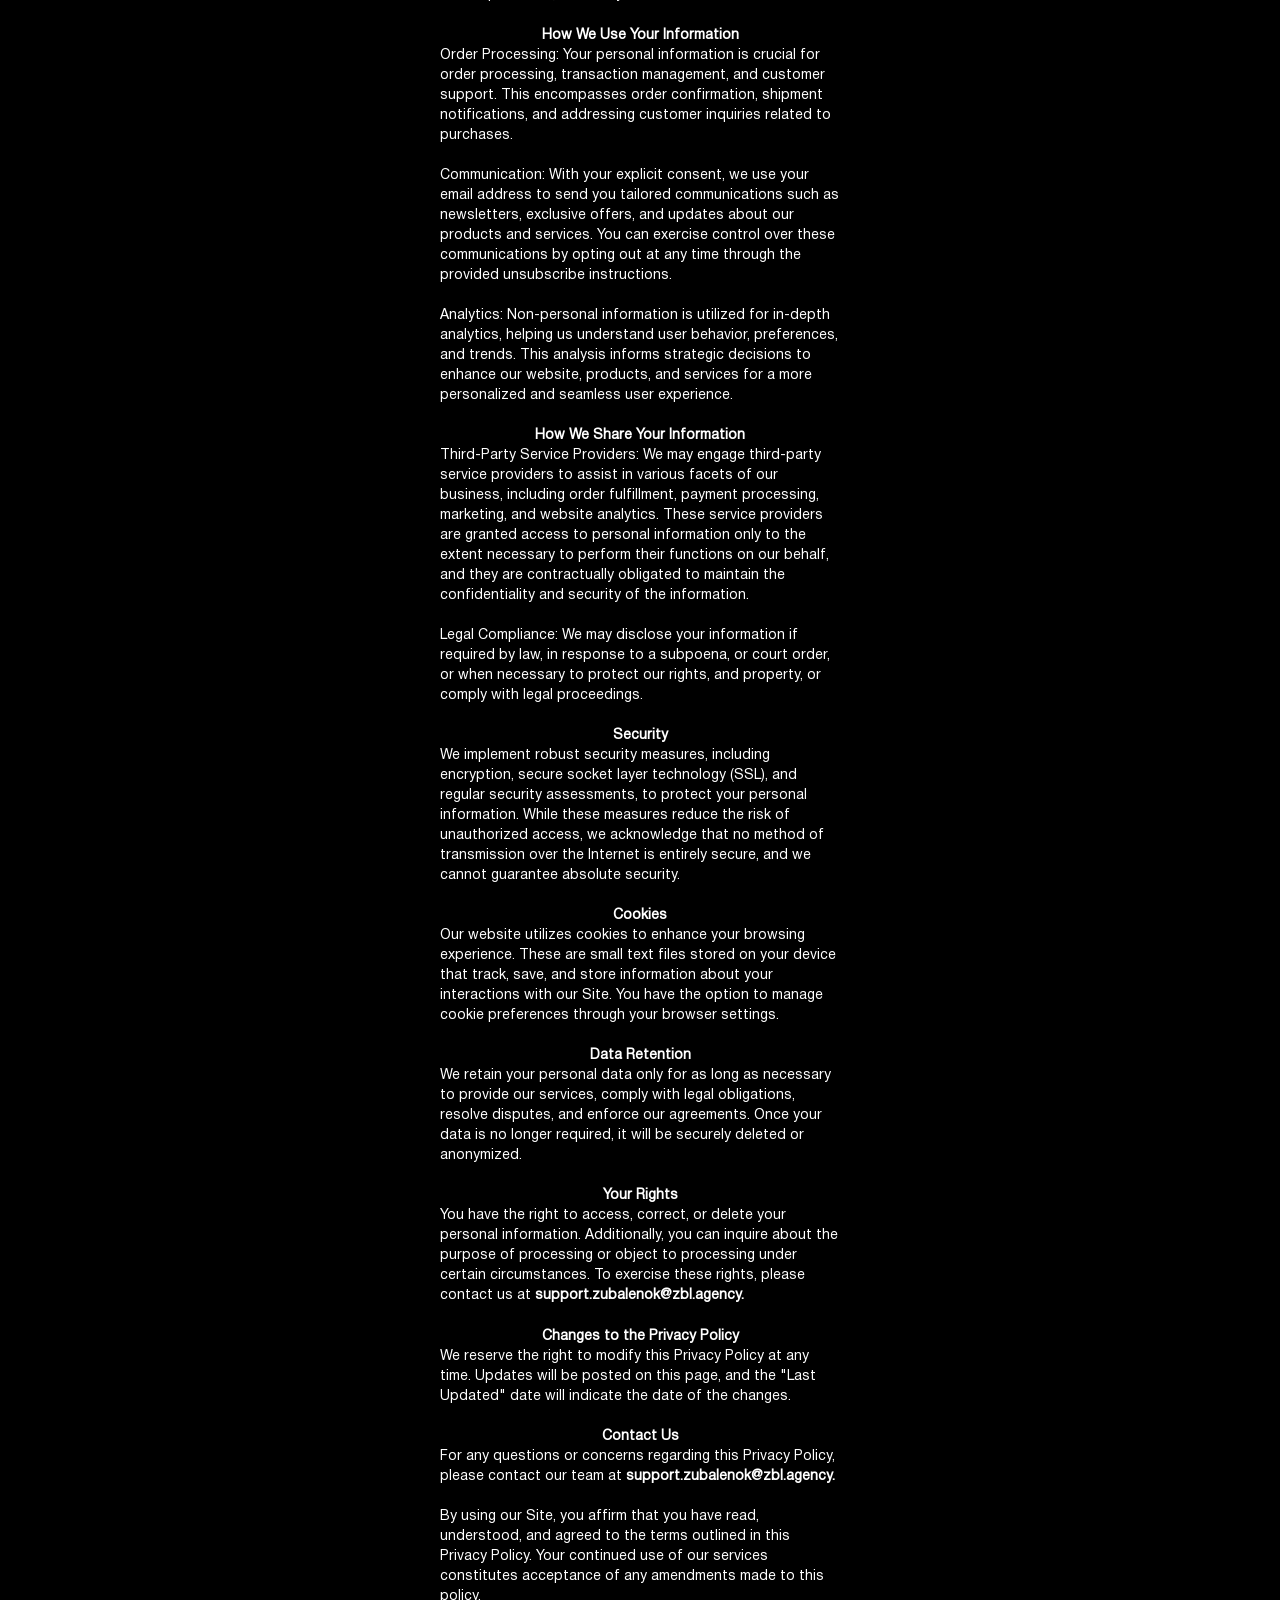
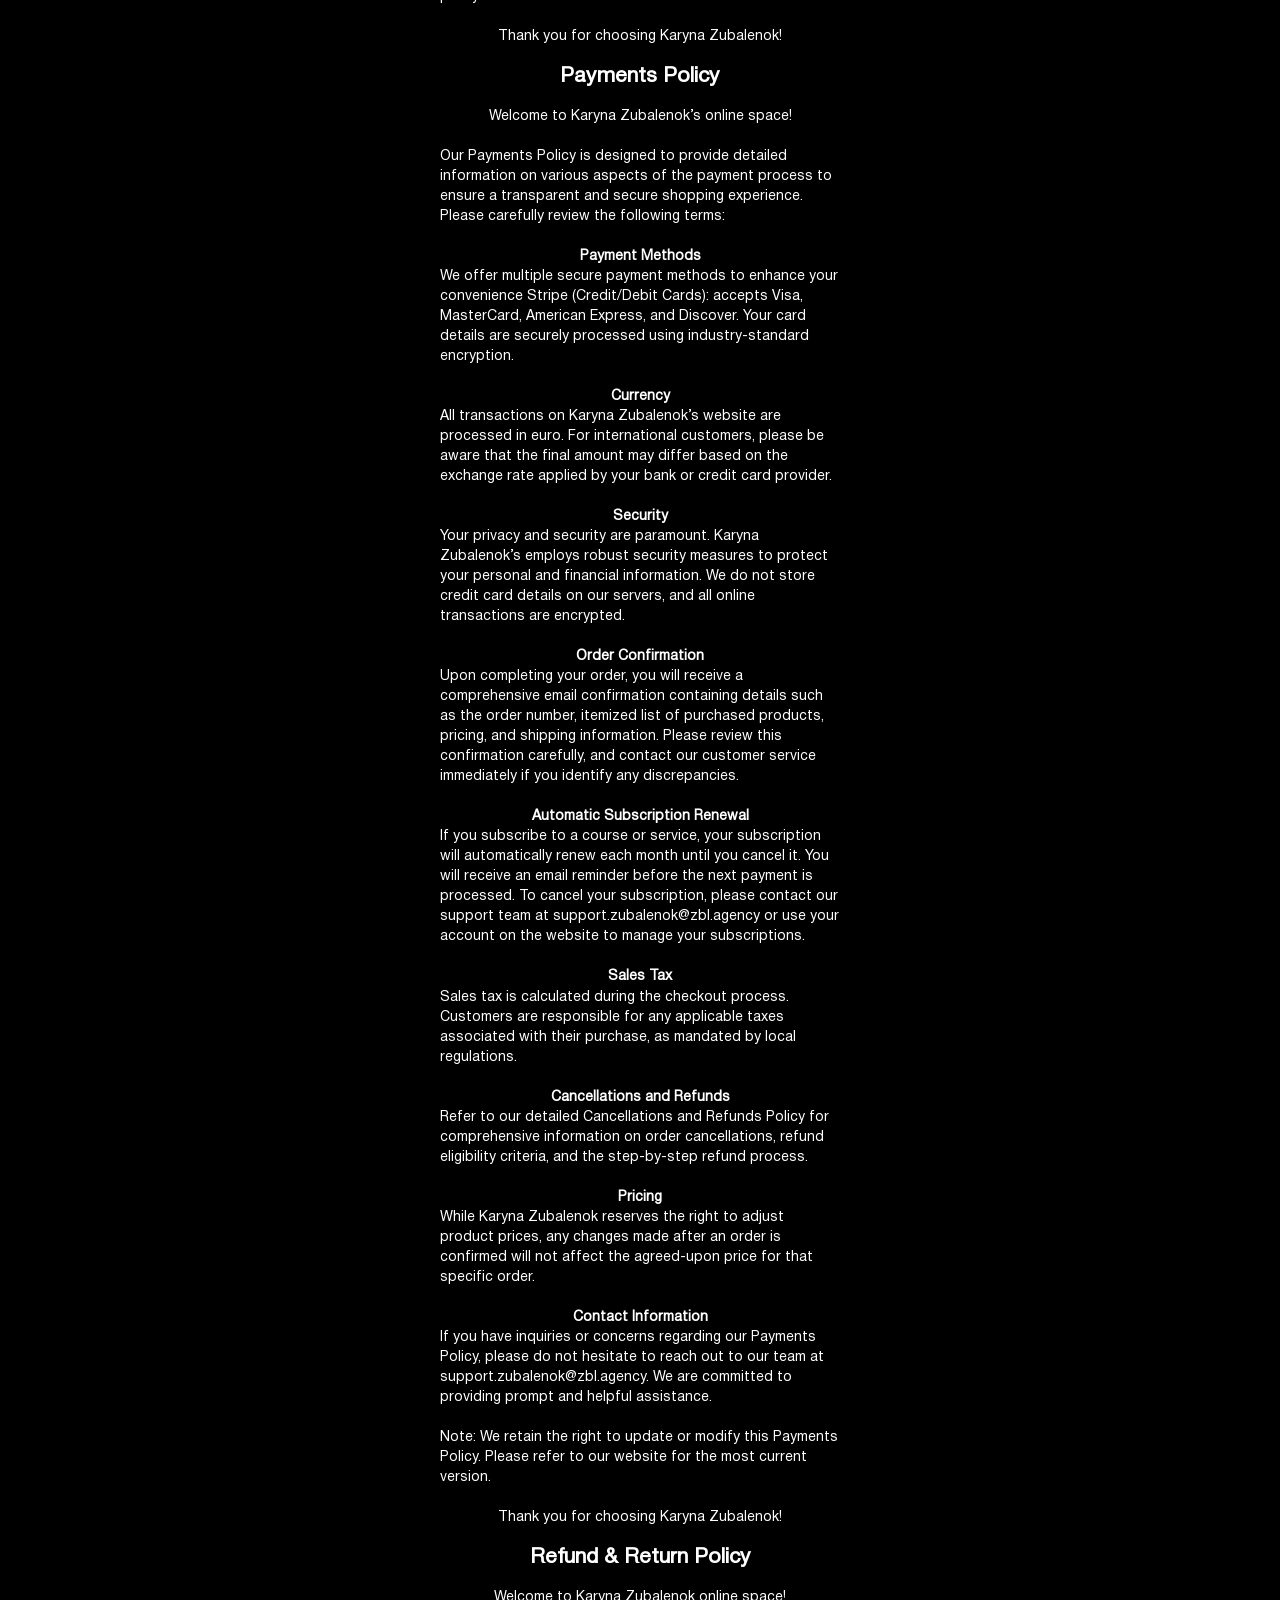
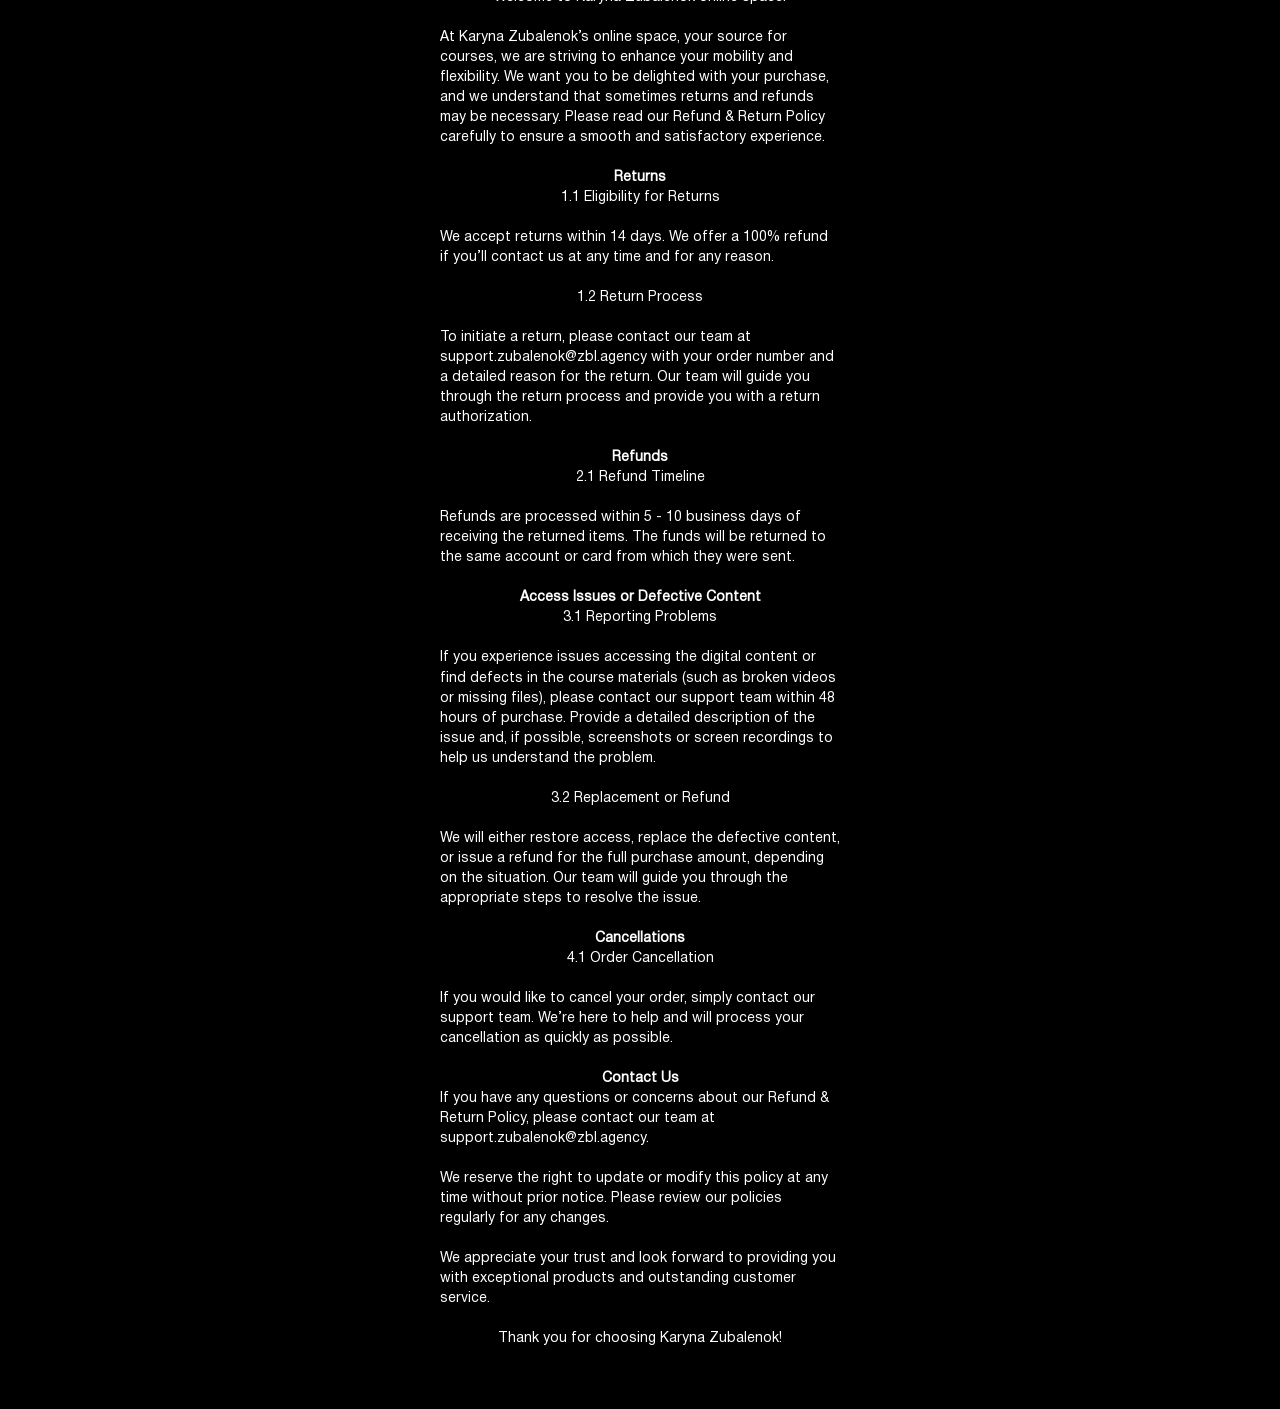
<file: thankyoupage/policy/index.html>
<!DOCTYPE html>
<html lang="en">
<head>
    <meta charset="UTF-8">
    <meta name="viewport" content="width=device-width, initial-scale=1.0">
    <link href="https://fonts.googleapis.com/css2?family=Montserrat:wght@250;300;400;500;700&display=swap"
        rel="stylesheet">
    <link href="https://fonts.googleapis.com/css2?family=Forum&display=swap" rel="stylesheet">
    <link rel="stylesheet" href="css/style.css">
    <link rel="stylesheet" href="css/fonts.css">
    <title>Privacy Policy and User Agreement</title>

</head>
<body> 
    <div class="selection">
        <div class="head">
<h2>Terms of Use</h2><br>

<p>Welcome to Karyna Zubalenok’s online space, your source for courses, created to enhance your mobility and flexibility. Before you start exploring, 
please take a moment to read and agree to our straightforward Terms of Use. 
We appreciate your careful consideration.</p><br>
<p>Our services are provided by ZBL Company BV, a company registered in Belgium, with its registered office at Delaerestraat 6a, 8800 Roeselare, Belgium, BE1022336448.</p><br>
<p><strong>Acceptance of Terms</strong></p>
<p>By accessing or using Karyna Zubalenok’s website, you acknowledge that you have read, understood, and agree to be bound by these Terms of Use. 
If you do not agree to these terms, please refrain from using our website.</p><br>

<p><strong>Use of the Website</strong></p>
<p>Eligibility: You must be at least 18 years old to use this website. By using the website, you confirm 
that you are 18 years of age or older.</p><br>

<p>Account Registration: To make a purchase, you may need to create an account. 
You are responsible for maintaining the confidentiality of 
your account information, including your password, and for all activity 
that occurs under your account.</p><br>

<p>User Content: You may submit reviews, comments, and other content. By submitting content, 
you grant Karyna Zubalenok a non-exclusive, royalty-free, perpetual, irrevocable, and fully 
sublicensable right to use, reproduce, modify, adapt, publish, translate, create derivative 
works from, distribute, and display such content.</p><br>

<p><strong>Product Information</strong></p>

<p>Exclusive product: Karyna Zubalenok offers exclusive courses. All images, descriptions, 
and specifications are provided for informational purposes only.</p><br>

<p>Pricing: All prices are in Euro and are subject to change without notice. Karyna Zubalenok 
reserves the right to modify, suspend, or discontinue the sale of any product at any time.</p><br>

<p>Limited Editions: Some items may be offered in limited quantities, and availability is not 
guaranteed. Karyna Zubalenok reserves the right to limit the quantity of items purchased per 
person or per order.</p><br>

<p><strong>Ordering and Payments</strong></p>

<p>Order Confirmation: Once you place an order, you will receive an email confirmation. This confirmation 
does not constitute acceptance of your order but serves as acknowledgment of receipt.</p><br>

<p>Payment: Payment is required at the time of purchase. We accept Stripe (Mastercard, Visa, American Express, 
Discover, and all transactions are processed securely.</p><br>

<p>Cancellation: Orders may be canceled within 24 hours of placement. After this period, cancellations may not 
be possible, and the standard return policy applies.</p><br>

<p><strong>Shipping and Delivery</strong></p>
<p>Shipping Policies: Karyna Zubalenok’s course is  a digital product, so there is no shipping involved - 
you can start learning online immediately.</p><br>

<p><strong>Returns and Exchanges</strong></p>
<p>Return Policy: Karyna Zubalenok accepts returns.  You can contact us at any time and for any reason, and 
we will refund you your money. We offer a 100% refund if the customer contacts us within 14 days.</p><br>

<p>Refund Processing: Refunds are processed within 5 - 10 business days of receiving the 
returned items. The funds will be returned to the same account or card from which they were sent.</p><br>

<p><strong>Intellectual Property</strong></p>

<p>Copyright: All content on Karyna Zubalenok’s website, including text, images, 
and designs, is the intellectual property of Karyna Zubalenok and is protected by copyright laws.</p><br>

<p>Trademarks: The Karyna Zubalenok’s name, logo, 
and other trademarks are registered and protected. Unauthorized use is strictly prohibited.</p><br>

<p><strong>Privacy</strong></p>

<p>Privacy Policy: Your privacy is important to us. Please review our Privacy Policy to 
understand how we collect, use, and disclose information.</p><br>

<p><strong>Services and Ownership</strong></p>

<p>Our company, registered as ZBL Company BV, located at Delaerestraat 6a, 8800 Roeselare, Belgium, 
BE1022336448, provides services through the following websites: begmobility.online, onlyflexibility.online, 
back-mobility.online, inhompower.shop.</p><br>

<p><strong>Termination</strong></p>

<p>Karyna Zubalenok reserves the right to terminate or suspend your account and access to the 
website at its sole discretion, without notice, for any reason, including but not limited to a 
violation of these Terms of Use.</p><br>

<p><strong>Changes to Terms</strong></p>

<p>Karyna Zubalenok may update these Terms of Use from time to time. The date of the latest 
revision will be indicated at the top of this page. Continued use of the website after any 
changes constitutes acceptance of the revised terms.</p><br>

<p>If you have any questions or concerns about these Terms of Use, please contact us at 
support.zubalenok@zbl.agency.</p><br>

<p>Thank you for choosing Karyna Zubalenok!</p><br>

<h2>Privacy Policy</h2><br>

<p>Welcome to Karyna Zubalenok’s online space!</p><br>

<p>Our Privacy Policy is designed to offer you a comprehensive insight into the intricacies 
of how we gather, utilize, disclose, and safeguard your personal information. Our unwavering 
commitment revolves around ensuring the utmost security and confidentiality of your data, thereby 
cultivating a foundation of trust in our services.</p><br>

<p>ZBL Company BV, recognises the importance of maintaining the confidentiality, integrity and 
security of your personal data (“Personal Data”), and hereby informs you that any Personal Data 
which you provide through our Website, will be processed in compliance with current European 
privacy laws (Regulation (EU) 2016/679 – “GPDR”) and with any specific local regulations 
applicable from time to time for the processing of data outside the European Union, together 
with the principles and general rules of conduct.</p><br>

<p><strong>Information We Collect</strong></p>

<p>Personal Information:
We collect a range of personal information to facilitate your interaction with our Site. 
This includes but is not limited to, your name, email address, postal address, phone number, 
and payment details. We collect this information during account creation, order placement, 
newsletter subscriptions, and your participation in surveys and promotions.</p><br>
<p>Non-Personal Information:
In addition to personal information, we gather non-personal information related to your 
interactions with our Site. This may include data such as browser information, device type, 
IP address, geolocation data, and other analytical information. We utilize this data to improve 
website functionality, optimize user experiences, and analyze broader trends.</p><br>

<p><strong>How We Use Your Information</strong></p>
<p>Order Processing:
Your personal information is crucial for order processing, transaction management,
 and customer support. This encompasses order confirmation, shipment notifications, 
 and addressing customer inquiries related to purchases.
</p><br>

<p>Communication:
With your explicit consent, we use your email address to send you tailored communications 
such as newsletters, exclusive offers, and updates about our products and services. 
You can exercise control over these communications by opting out at any time through the 
provided unsubscribe instructions.
</p><br>

<p>Analytics:
Non-personal information is utilized for in-depth analytics, helping us understand user behavior, 
preferences, and trends. This analysis informs strategic decisions to enhance our website, products, 
and services for a more personalized and seamless user experience.</p><br>

<p><strong>How We Share Your Information</strong></p>

<p>Third-Party Service Providers:
We may engage third-party service providers to assist in various facets of our business, 
including order fulfillment, payment processing, marketing, and website analytics. These service 
providers are granted access to personal information only to the extent necessary to perform their 
functions on our behalf, and they are contractually obligated to maintain the confidentiality and 
security of the information.</p><br>

<p>Legal Compliance:
We may disclose your information if required by law, in response to a subpoena, or court order, 
or when necessary to protect our rights, and property, or comply with legal proceedings.</p><br>

<p><strong>Security</strong></p>
<p>We implement robust security measures, including encryption, secure socket layer technology (SSL), 
and regular security assessments, to protect your personal information. While these measures reduce 
the risk of unauthorized access, we acknowledge that no method of transmission over the Internet is 
entirely secure, and we cannot guarantee absolute security.</p><br>

<p><strong>Cookies</strong></p>
<p>Our website utilizes cookies to enhance your browsing experience. These are small text files 
stored on your device that track, save, and store information about your interactions with our Site. 
You have the option to manage cookie preferences through your browser settings.</p><br>

<p><strong>Data Retention</strong></p>
<p>We retain your personal data only for as long as necessary to provide our services, comply 
with legal obligations, resolve disputes, and enforce our agreements. Once your data is no longer 
required, it will be securely deleted or anonymized.</p><br>

<p><strong>Your Rights</strong></p>
<p>You have the right to access, correct, or delete your personal information. Additionally,
you can inquire about the purpose of processing or object to processing under certain circumstances. 
To exercise these rights, please contact us at <b>support.zubalenok@zbl.agency.</b></p><br>

<p><strong>Changes to the Privacy Policy</strong></p>
<p>We reserve the right to modify this Privacy Policy at any time. Updates will be posted on this page, and the 
"Last Updated" date will indicate the date of the changes.</p><br>

<p><strong>Contact Us</strong></p>
<p>For any questions or concerns regarding this Privacy Policy, please contact our team at 
<b>support.zubalenok@zbl.agency.</b></p><br>

<p>By using our Site, you affirm that you have read, understood, and agreed to the terms 
outlined in this Privacy Policy. Your continued use of our services constitutes acceptance of 
any amendments made to this policy.</p><br>

<p>Thank you for choosing Karyna Zubalenok!</p><br>

<h2>Payments Policy</h2><br>

<p>Welcome to Karyna Zubalenok’s online space!</p><br>
<p>Our Payments Policy is designed to provide detailed information on various aspects of 
the payment process to ensure a transparent and secure shopping experience. Please carefully 
review the following terms:</p><br>

<p><strong>Payment Methods</strong></p>
<p>We offer multiple secure payment methods to enhance your convenience Stripe (Credit/Debit Cards): 
accepts Visa, MasterCard, American Express, and Discover. Your card details are securely processed 
using industry-standard encryption.</p><br>

<p><strong>Currency</strong></p>
<p>All transactions on Karyna Zubalenok’s website are processed in euro. For international customers, 
please be aware that the final amount may differ based on the exchange rate applied by your bank or 
credit card provider.</p><br>

<p><strong>Security</strong></p>
<p>Your privacy and security are paramount. Karyna Zubalenok’s employs robust security measures to 
protect your personal and financial information. We do not store credit card details on our servers, 
and all online transactions are encrypted.</p><br>

<p><strong>Order Confirmation</strong></p>
<p>Upon completing your order, you will receive a comprehensive email confirmation containing 
details such as the order number, itemized list of purchased products, pricing, and shipping 
information. Please review this confirmation carefully, and contact our customer service 
immediately if you identify any discrepancies.</p><br>

<p><strong>Automatic Subscription Renewal</strong></p>
<p>If you subscribe to a course or service, your subscription will automatically renew each month 
until you cancel it. You will receive an email reminder before the next payment is processed. 
To cancel your subscription, please contact our support team at support.zubalenok@zbl.agency  
or use your account on the website to manage your subscriptions.</p><br>

<p><strong>Sales Tax</strong></p>
<p>Sales tax is calculated during the checkout process. Customers are responsible for any 
applicable taxes associated with their purchase, as mandated by local regulations.</p><br>

<p><strong>Cancellations and Refunds</strong></p>
<p>Refer to our detailed Cancellations and Refunds Policy for comprehensive information on order 
cancellations, refund eligibility criteria, and the step-by-step refund process.</p><br>

<p><strong>Pricing</strong></p>
<p>While Karyna Zubalenok reserves the right to adjust product prices, any changes made after an order
 is confirmed will not affect the agreed-upon price for that specific order.</p><br>
 
<p><strong>Contact Information</strong></p>
<p>If you have inquiries or concerns regarding our Payments Policy, please do not hesitate to reach out 
 to our team at support.zubalenok@zbl.agency. We are committed to providing prompt and helpful 
 assistance.</p><br>
 
 <p>Note: We retain the right to update or modify this Payments Policy. Please refer to our website for 
  the most current version.</p><br>
  
<p>Thank you for choosing Karyna Zubalenok!</p><br>

<h2>Refund & Return Policy</h2><br>

<p>Welcome to Karyna Zubalenok online space!</p><br>
<p>At Karyna Zubalenok’s online space, your source for courses, we are striving to enhance your 
mobility and flexibility. We want you to be delighted with your purchase, and we understand that 
sometimes returns and refunds may be necessary. Please read our Refund & Return Policy carefully 
to ensure a smooth and satisfactory experience.</p><br>

<p><strong>Returns</strong></p>

<p>1.1 Eligibility for Returns</p><br>
<p>We accept returns within 14 days. We offer a 100% refund if you’ll contact us at any 
time and for any reason.</p><br>

<p>1.2 Return Process</p><br>
<p>To initiate a return, please contact our team at support.zubalenok@zbl.agency with your 
order number and a detailed reason for the return. Our team will guide you through the return 
process and provide you with a return authorization.</p><br>

<p><strong>Refunds</strong></p>
<p>2.1 Refund Timeline</p><br>
<p>Refunds are processed within 5 - 10 business days of receiving the returned items. The funds will be 
returned to the same account or card from which they were sent.</p><br>

<p><strong>Access Issues or Defective Content</strong></p>
<p>3.1 Reporting Problems</p><br>
<p>If you experience issues accessing the digital content or find defects in the course materials 
(such as broken videos or missing files), please contact our support team within 48 hours of purchase. 
Provide a detailed description of the issue and, if possible, screenshots or screen recordings to 
help us understand the problem.</p><br>
<p>3.2 Replacement or Refund</p><br>
<p>We will either restore access, replace the defective content, or issue a refund for the full 
purchase amount, depending on the situation. Our team will guide you through the appropriate steps 
to resolve the issue.</p><br>

<p><strong>Cancellations</strong></p>
<p>4.1 Order Cancellation</p><br>
<p>If you would like to cancel your order, simply contact our support team. We’re here to help and will 
process your cancellation as quickly as possible.</p><br>

<p><strong>Contact Us</strong></p>
<p>If you have any questions or concerns about our Refund & Return Policy, please contact our team at 
support.zubalenok@zbl.agency.</p><br>
<p>We reserve the right to update or modify this policy at any time without prior notice. Please review our 
policies regularly for any changes.</p><br>
<p>We appreciate your trust and look forward to providing you with exceptional products and outstanding customer 
service.</p><br>
<p>Thank you for choosing Karyna Zubalenok!</p><br>

</body>
</html>
</file>
<file: css/fonts.css>
@font-face {
    font-family: 'Righteous-Regular';
    src: url('../fonts/Righteous-Regular.ttf') format('truetype');
    font-weight: 400;
    font-style: normal;
}

@font-face {
    font-family: 'SourceSans3';
    src: url('../fonts/SourceSans3-Regular.ttf') format('opentype');
    font-weight: 500;
    font-style: normal;
}

@font-face {
    font-family: 'SourceSans3-Medium';
    src: url('../fonts/SourceSans3-Medium.ttf') format('opentype');
    font-weight: 500;
    font-style: normal;
}

@font-face {
    font-family: 'SourceSans3-Bold';
    src: url('../fonts/SourceSans3-Bold.ttf') format('opentype');
    font-weight: 500;
    font-style: normal;
}

@font-face {
    font-family: 'Outfit-Bold';
    src: url('../fonts/Outfit-Bold.ttf') format('truetype');
    font-weight: 700;
    font-style: normal;
}

@font-face {
    font-family: 'Outfit-Medium';
    src: url('../fonts/Outfit-Medium.ttf') format('truetype');
    font-weight: 500;
    font-style: normal;
}

@font-face {
    font-family: 'Aclonica-Regular';
    src: url('../fonts/Aclonica-Regular.ttf') format('truetype');
    font-weight: 400;
    font-style: normal;
}
</file>
<file: css/nullStyle.css>
/* =========================
   1. Box sizing
   ========================= */
*,
*::before,
*::after {
  box-sizing: border-box;
}

/* =========================
   2. Remove default margins
   ========================= */
* {
  margin: 0;
  padding: 0;
}

/* =========================
   3. HTML & body defaults
   ========================= */
html {
  height: 100%;
  -webkit-text-size-adjust: 100%;
  scroll-behavior: smooth;
}

body {
  min-height: 100%;
  background-color: #fff;
  line-height: 1.5;
  margin: 0;
  padding: 0;
  font-family: 'SourceSans3';
  text-rendering: optimizeSpeed;
  -webkit-font-smoothing: antialiased;
}

.mainTitle{
  font-weight: 500;
  font-size: 12vw;
  line-height: 100%;
  padding-bottom: 4vw;
  text-transform: uppercase;
  text-align: center;
  color: #fff;
  font-family: 'DrukCyr-medium';
}



.mainText{
  font-weight: 400;
  font-size: 15px;
  letter-spacing: -0.02em;
  color: rgba(255, 255, 255, 0.7);
}

.mainText span{
  font-weight: 600;
  color: #fff;
}

.mainTitle span{
background: linear-gradient(360deg, #e86d21 0%, #ffa98d 100%);
background-clip: text;
-webkit-background-clip: text;
-webkit-text-fill-color: transparent;
}

.wrapper{
    width: 100%;
    overflow: hidden;
}


/* =========================
   4. Media elements
   ========================= */
img,
picture,
video,
canvas,
svg {
  display: block;
  max-width: 100%;
  height: auto;
}

/* =========================
   5. Forms
   ========================= */
input,
button,
textarea,
select {
  font: inherit;
  color: inherit;
  background: none;
  border: none;
  outline: none;
}

button {
  cursor: pointer;
}

textarea {
  resize: vertical;
}

/* =========================
   6. Links
   ========================= */
a {
  color: inherit;
  text-decoration: none;
}

/* =========================
   7. Lists
   ========================= */
ul,
ol {
  list-style: none;
}

/* =========================
   8. Headings & text
   ========================= */
h1, h2, h3, h4, h5, h6 {
  font-size: inherit;
  font-weight: inherit;
}

h1, h2{
  font-family: 'Righteous-Regular';
}

p {
  overflow-wrap: break-word;
}

/* =========================
   9. Tables
   ========================= */
table {
  border-collapse: collapse;
  border-spacing: 0;
}

/* =========================
   10. Accessibility & UX
   ========================= */
:focus-visible {
  outline: 2px solid currentColor;
  outline-offset: 2px;
}

/* =========================
   11. Reduced motion
   ========================= */
@media (prefers-reduced-motion: reduce) {
  *,
  *::before,
  *::after {
    animation-duration: 0.01ms !important;
    animation-iteration-count: 1 !important;
    transition-duration: 0.01ms !important;
    scroll-behavior: auto !important;
  }
}
</file>
<file: css/main.css>
.wrapper{
  margin: 0 auto;
  max-width: 100.0vw;

}
.header-navline{
  display: none;
}
.split-mastery-component {
  width: 100.0vw;
  background-image: url('../images/fon.webp');
  background-repeat: no-repeat;
  background-position: center top;
  background-size: 100% auto;
  position: relative;
  overflow: hidden;
  box-sizing: border-box;
  padding-bottom: 5.4545vw;
}

.marquee-conveyor {
  margin-top: 6.8182vw;
  background: #ffffff;
  overflow: hidden;
  width: 100%;
  height: 8.1818vw;
  display: flex;
  align-items: center;
  border-top: 0.2273vw solid #ece6e3;
  border-bottom: 0.2273vw solid #ece6e3;
}

.marquee-track {
  display: flex;
  width: max-content;
  animation: infiniteScrollMarquee 40s linear infinite;
}

.marquee-item {
  font-size: 3.6364vw;
  font-weight: 700;
  color: #2e2325;
  text-transform: uppercase;
  white-space: nowrap;
  display: flex;
  align-items: center;
}

.marquee-item span {
  margin: 0 3.1818vw;
  color: #2e2325;
}

@keyframes infiniteScrollMarquee {
  0% { transform: translateX(0); }
  100% { transform: translateX(-50%); }
}

.hero-block {
  position: relative;
  padding: 5.4545vw 4.5455vw 0 4.5455vw;
  height: 70.4545vw;
}

.main-heading {
  font-size: 11.3636vw;
  font-weight: 800;
  line-height: 90%;
  background: radial-gradient(291.94% 78.99% at 38.90%  15.45%, rgb(110, 94, 91) 0%, rgb(69, 54, 51) 46.80795967578888%);
  background-clip: text;
  -webkit-background-clip: text;
  -webkit-text-fill-color: transparent;
  margin: 0;
  letter-spacing: 0.2273vw;
}

.sub-heading {
  font-size: 7.2727vw;
  font-weight: 700;
  letter-spacing: 0.1136vw;
  background: radial-gradient(291.94% 78.99% at 38.90%  15.45%, rgb(110, 94, 91) 0%, rgb(69, 54, 51) 46.80795967578888%);
  background-clip: text;
  -webkit-background-clip: text;
  -webkit-text-fill-color: transparent;
}

.heading-line {
  width: 15.9091vw;
  height: 0.6818vw;
  background-color: #9e6a52;
  margin: 2.7273vw 0 5.0vw 0;
}

.program-steps {
  display: flex;
  flex-direction: column;
  gap: 3.4091vw;
  position: relative;
  z-index: 3;
  width: 38.6364vw;
}

.step-card {
  display: flex;
  align-items: center;
  gap: 2.2727vw;
  position: relative;
}

.step-card:not(:last-child)::after {
  content: "+";
  position: absolute;
  left: 4.7727vw;
  bottom: -4.5455vw;
  transform: translateX(-50%);
  width: 5.2273vw;
  height: 5.2273vw;
  background: #9e6a52;
  color: #ffffff;
  border-radius: 50%;
  display: flex;
  align-items: center;
  justify-content: center;
  font-size: 5.9091vw;
  font-weight: 700;
  z-index: 4;
}

.step-image-box {
  width: 9.5455vw;
  height: 12.2727vw;
  border-radius: 1.8182vw;
  overflow: hidden;
  box-shadow: 0 0.4545vw 1.1364vw rgba(0,0,0,0.1);
}

.step-image-box img {
  width: 100%;
  height: 100%;
  object-fit: cover;
}

.step-info {
  display: flex;
  flex-direction: column;
  font-size: 3.6364vw;
  line-height: 110%;
}

.text-accent {
  color: #9e6a52;
  font-weight: 600;
}

.text-main {
  color: #2e2325;
  font-weight: 700;
}

.instructor-overlay-img {
  position: absolute;
  right: 0.0vw;
  top: 26.8182vw;
  width: 100%;
  z-index: 2;
  pointer-events: none;
}

.offer-container {
  border: 0.2273vw solid #ece6e3;
  border-radius: 2.7273vw;
  padding: 1.8182vw 3.1818vw;
  width: 90.9091vw;
  height: 21.1364vw;
  box-sizing: border-box;
  background: #ffffff;
  margin: 18.1818vw auto 0 auto;
  display: flex;
  flex-direction: column;
  justify-content: space-between;
  position: relative;
  z-index: 5;
}

.offer-calc-row {
  display: flex;
  align-items: center;
  justify-content: space-between;
}

.calc-box {
  display: flex;
  align-items: center;
  border-radius: 1.3636vw;
  padding: 0.6818vw 1.8182vw;
  gap: 1.3636vw;
  height: 9.5455vw;
  box-sizing: border-box;
}

.gray-box {
  background: #eee6e4;
}

.gradient-box {
  background: linear-gradient(152deg, #9e6a52 0%, #c38c6d 98.56%);
}

.calc-num {
  font-weight: 700;
  font-size: 7.2727vw;
  line-height: 100%;
}

.gray-box .calc-num {
  color: #2e2325;
}

.gradient-box .calc-num {
  color: #ffffff;
}

.calc-text {
  font-weight: 500;
  font-size: 3.1818vw;
  line-height: 107%;
  text-align: left;
}

.gray-box .calc-text {
  color: #2e2325;
}

.gradient-box .calc-text {
  color: #ffffff;
}

.calc-operator {
  font-size: 4.5455vw;
  font-weight: 500;
  color: #2e2325;
}

.offer-footer-note {
  font-weight: 500;
  font-size: 3.1818vw;
  line-height: 107%;
  color: #2e2325;
  text-align: center;
}

.offer-footer-note strong {
  color: #9e6a52;
  font-weight: 800;
  font-family: 'SourceSans3-Bold';
}

.action-wrapper {
  position: relative;
  width: 90%;
  margin: 7.2727vw auto 3.6364vw auto;
  border-radius: 5.4545vw;
  padding-top: 8.1818vw;
  box-sizing: border-box;
  z-index: 5;
}

.discount-label {
  position: absolute;
  font-family: 'SourceSans3-Bold';
  top: 2.0455vw;
  left: 50%;
  transform: translateX(-50%);
  border-radius: 5.4545vw 5.4545vw 0 0;
  padding: 0.9091vw 2.7273vw;
  width: 79.0909vw;
  height: 9.5455vw;
  text-align: center;
  background: linear-gradient(8deg, #9e6a52 0%, #c38c6d 84.82%);
  color: #ffffff;
  font-weight: 700;
  font-size: 5.4545vw;
  text-transform: uppercase;
  letter-spacing: 0.1136vw;
}

.swiper-slide{
  width: auto !important;
}

.main-cta-btn {
  width: 100%;
  height: 12.7273vw;
  background: #4a3e3f;
  color: #ffffff;
  margin-top: 3.1818vw;
  border: none;
  border-radius: 6.3636vw;
  font-size: 5.4545vw;
  font-weight: 700;
  text-transform: uppercase;
  letter-spacing: 0.0682vw;
  text-align: left;
  padding-left: 5.4545vw;
  cursor: pointer;
  box-shadow: 0 0.9091vw 1.8182vw 0 rgba(0, 0, 0, 0.25);
  background: linear-gradient(90deg, #695a56 63.46%, #453633 100%);
  border-radius: 22.7273vw;
  padding: 1.3636vw 6.8182vw;
  width: 90.4545vw;
  height: 14.7727vw;
}

.price-badge-circle {
  position: absolute;
  right: -0.9091vw;
  top: 9.0909vw;
  width: 19.0909vw;
  height: 19.0909vw;
  background: #ffffff;
  border-radius: 50%;
  display: flex;
  flex-direction: column;
  align-items: center;
  justify-content: center;
  box-shadow: 0 0.9091vw 2.7273vw rgba(0,0,0,0.14);
  z-index: 6;
}

.old-price-value {
  font-weight: 400;
  font-size: 3.6364vw;
  line-height: 104%;
  font-family: 'Outfit-Medium';
  text-transform: uppercase;
  text-decoration: line-through;
  text-align: center;
  color: rgba(46, 35, 37, 0.46);
}

.new-price-value {
  line-height: 100%;
  font-weight: 800;
  font-size: 7.2727vw;
  color: #a71c44;
  font-family: 'Outfit-Bold';
}

.trust-footer {
  text-align: center;
  margin-top: 3.1818vw;
  width: 100%;
}

.trust-footer img {
  width: 84%;
  display: inline-block;
  vertical-align: middle;
}

.programs-system-component {
  width: 100.0vw;
  background: #f7eee9;
  padding: 9.0909vw 0.5455vw 7.2727vw 6.5455vw;
  box-sizing: border-box;
  display: flex;
  flex-direction: column;
  align-items: center;
}

.system-main-header {
  text-align: center;
  margin-bottom: 6.3636vw;
}

.title-top {
  font-size: 7.2727vw;
  font-weight: 800;
  color: #2e2325;
  margin: 0;
  line-height: 110%;
  letter-spacing: 0.1136vw;
}

.title-bottom {
  font-family: 'Aclonica-Regular';
  font-size: 6.8182vw;
  font-weight: 700;
  color: #9e6a52;
  margin-top: 0.4545vw;
  letter-spacing: 0.0682vw;
}

.programs-cards-stack {
  display: flex;
  flex-direction: column;
  gap: 3.6364vw;
  width: 100%;
}

.program-detail-card {
  background: #ffffff;
  border-radius: 3.6364vw;
  width: 85%;
  padding: 2.2727vw 3.6364vw 2.2727vw 5.4545vw;
  position: relative;
  box-sizing: border-box;
  display: flex;
  justify-content: space-between;
  align-items: center;
  box-shadow: 0 0.9091vw 3.1818vw rgba(46, 35, 37, 0.04);
}

.card-left-content {
  flex: 1;
  padding-right: 2.7273vw;
  min-width: 68.1818vw;
}

.card-program-title {
  font-size: 4.5455vw;
  font-weight: 800;
  color: #2e2325;
  margin: 0 0 3.1818vw 0;
  letter-spacing: 0.0455vw;
  line-height: 120%;
}

.program-features-list {
  list-style: none;
  padding: 0;
  margin: 0;
  display: flex;
  flex-direction: column;
}

.program-features-list li {
  font-size: 3.6364vw;
  font-weight: 400;
  color: #4a3e3f;
  line-height: 130%;
  position: relative;
  padding-left: 3.1818vw;
}

.program-features-list li::before {
  content: "";
  position: absolute;
  left: 0.4545vw;
  top: 1.5909vw;
  width: 0.9091vw;
  height: 0.9091vw;
  background-color: #2e2325;
  border-radius: 50%;
}

.program-features-list li.highlight-feature {
  font-weight: 700;
  color: #2e2325;
}

.card-right-phone {
  width: 18.6364vw;
  height: 39.3182vw;
  flex-shrink: 0;
  display: flex;
  align-items: center;
  justify-content: center;
}

.card-right-phone img {
  width: 18.6364vw;
  height: 39.3182vw;
  object-fit: contain;
  display: block;
  position: absolute;
  right: -11%;
}

.access-duration-footer {
  display: flex;
  align-items: center;
  justify-content: center;
  gap: 2.7273vw;
  margin-top: 8.1818vw;
  width: 100%;
}

.lock-icon-box {
  width: 10.0vw;
  height: 10.0vw;
  flex-shrink: 0;
  display: flex;
  align-items: center;
  justify-content: center;
}

.lock-icon-box img {
  width: 100%;
  height: 100%;
  object-fit: contain;
}

.access-footer-text {
  font-size: 5.4545vw;
  font-weight: 700;
  color: #2e2325;
  letter-spacing: -0.0455vw;
  line-height: 100%;
}

.promo-header {
  width: 100%;
  background: #9e6a52;
  padding: 3.4091vw 4.5455vw;
  box-sizing: border-box;
}

.promo-header .wrap-component{
display: flex;
  align-items: center;
  gap: 3.4091vw;
}

.promo-badge {
  width: 19.5455vw;
  height: 19.5455vw;
  background-color: #FFFFFF;
  border-radius: 50%;
  display: flex;
  flex-direction: column;
  justify-content: center;
  align-items: center;
  flex-shrink: 0;
  box-shadow: 0 0.9091vw 7.9318vw 0 rgba(0, 0, 0, 0.25);
}

.promo-title-area {
  display: flex;
  flex-direction: column;
  gap: 2.7273vw;
}


.badge-number {
  color: #9e6a52;
  font-family: 'Outfit-Medium';
  font-size: 7.2727vw;
  font-style: normal;
  font-weight: 800;
  line-height: 1;
}

.badge-text {
  color: #9e6a52;
  font-size: 3.1818vw;
  font-weight: 600;
  line-height: 1.2;
}

.promo-main-title {
  line-height: 170%;
  font-weight: 700;
  color: #fff;
  text-transform: uppercase;
  font-family: 'SourceSans3-Medium';
  font-size: 4.0909vw;
}

.promo-features {
  display: flex;
  gap: 2.7273vw;
}

.promo-feature-item {
  display: flex;
  align-items: center;
  gap: 1.3636vw;
}

.feature-icon {
  width: 4.683vw;
  height: auto;
  object-fit: contain;
}

.feature-text {
  font-weight: 600;
  font-size: 3.6364vw;
  line-height: 125%;
  color: #fff;
  font-family: 'SourceSans3';
}

.s9 {
  width: 100.0vw;
  background-color: #ffffff;
  padding: 6.8182vw 2vw;
  box-sizing: border-box;
  overflow: hidden;
}

.s9__header {
  padding: 0 5.6818vw;
  margin-bottom: 6.8182vw;
}

.s9__review-label {
  display: flex;
  align-items: center;
  gap: 2.2727vw;
  color: #000000;
  font-size: 5.0vw;
  font-weight: 500;
  margin-bottom: 2.2727vw;
}

.s9__quote-icon {
  display: flex;
  align-items: center;
}

.s9__title {
  font-family: 'Arial Black', sans-serif;
  font-size: 14.5455vw;
  line-height: 0.9;
  font-weight: 900;
  color: #000000;
  letter-spacing: -0.4545vw;
  margin: 0;
  text-transform: uppercase;
}

.gallery-swiper {
  padding: 0.0vw 1.1364vw 0.0vw 3.4091vw !important;
}

.s9__slide {
  width: auto;
}

.link {
  margin: 6.8182vw 0 9.0909vw 0;
}

.rev {
  width: 27.2727vw;
  margin-bottom: 1.5909vw;
  margin-top: 4.5455vw;
}

.s9__img {
  height: 102.2727vw;
  object-fit: contain;
  display: block;
}

.gallery-pagination {
  position: relative !important;
  bottom: 0 !important;
  margin-top: 4.5455vw;
}

.gallery-pagination .swiper-pagination-bullet {
  width: 2.7273vw;
  height: 2.7273vw;
  background: transparent;
  border: 0.4545vw solid #19BFC2;
  opacity: 1;
}

.gallery-pagination .swiper-pagination-bullet-active {
  background: #19BFC2;
}

.exclusive-bonuses-component {
  width: 100.0vw;
  box-sizing: border-box;
  padding: 9.0909vw 4.5455vw 4.5455vw 4.5455vw;
  display: flex;
  flex-direction: column;
  align-items: center;
  position: relative;
  overflow: hidden;
}

.exclusive-bonuses-component .system-main-header {
  text-align: center;
  margin-bottom: 5.4545vw;
  width: 100%;
}

.exclusive-bonuses-component .title-top {
  font-size: 7.2727vw;
  font-weight: 800;
  color: #2e2325;
  margin: 0;
  line-height: 110%;
  letter-spacing: 0.1136vw;
}

.exclusive-bonuses-component .title-bottom {
  font-size: 7.2727vw;
  font-weight: 700;
  color: #9e6a52;
  margin-top: 0.4545vw;
  letter-spacing: 0.0682vw;
}

.bonuses-stack {
  display: flex;
  flex-direction: column;
  gap: 5.4545vw;
  width: 100%;
  margin-bottom: 7.2727vw;
}

.bonus-card {
  border-radius: 4.5455vw;
  box-shadow: 0 2.2727vw 6.8182vw rgba(46, 35, 37, 0.06);
  padding: 5.4545vw;
  box-sizing: border-box;
  position: relative;
  min-height: 66.5vw;
  overflow: hidden;
  display: flex;
  background-repeat: no-repeat;
  background-size: 100% 100%;
}

.bonus-card:nth-child(1) {
  background-image: url(../images/img4.webp);
}

.bonus-card:nth-child(2) {
  background-image: url(../images/img4-2.webp);
}

.bonus-card-left {
  width: 51.1364vw;
  position: relative;
  z-index: 3;
  display: flex;
  flex-direction: column;
}

.bonus-badge {
  font-weight: 800;
  font-size: 4.5455vw;
  text-transform: uppercase;
  text-align: center;
  color: #fff;
  border-radius: 1.3636vw;
  padding: 2.2727vw;
  width: 22.5vw;
  height: 10.9091vw;
  background: #9e6a52;
  box-sizing: border-box;
  line-height: 6.3636vw;
  margin-bottom: 3.6364vw;
}

.bonus-card-title {
  font-family: 'Outfit-Medium';
  font-weight: 600;
  font-size: 5.4545vw;
  text-transform: uppercase;
  color: #2e2325;
  margin: 0 0 2.2727vw 0;
  line-height: 115%;
  letter-spacing: -0.0455vw;
}

.bonus-card-subtitle {
  font-weight: 600;
  font-size: 3.1818vw;
  line-height: 114%;
  color: #2e2325;
  margin: 0 0 3.1818vw 0;
}

.bonus-list {
  list-style: none;
  padding: 0;
  margin: 0;
  display: flex;
  flex-direction: column;
  gap: 2.7273vw;
}

.bonus-list.no-subtitle-margin {
  margin-top: 0.9091vw;
}

.bonus-list li {
  font-weight: 400;
  font-size: 3.1818vw;
  line-height: 114%;
  color: #2e2325;
  position: relative;
  padding-left: 5.4545vw;
}

.check-icon {
  position: absolute;
  left: 0;
  top: 0.2273vw;
  width: 3.1818vw;
  height: 3.1818vw;
  background-color: #9e6a52;
  border-radius: 50%;
  display: flex;
  align-items: center;
  justify-content: center;
}

.check-icon::after {
  content: "";
  width: 0.9091vw;
  height: 1.5909vw;
  border: solid #ffffff;
  border-width: 0 0.4545vw 0.4545vw 0;
  transform: rotate(45deg);
  margin-top: -0.4545vw;
}

.bonus-img-overlay {
  position: absolute;
  pointer-events: none;
  z-index: 2;
}

.overlay-two {
  right: -12.5vw;
  top: -2.2727vw;
  width: 70.4545vw;
  height: auto;
}

.cta-results-btn {
  font-weight: 600;
  font-size: 5.4545vw;
  text-transform: uppercase;
  color: #fff;
  box-shadow: 0 0.9091vw 1.8182vw 0 rgba(0, 0, 0, 0.25);
  background: linear-gradient(90deg, #695a56 63.46%, #453633 100%);
  border-radius: 22.7273vw;
  padding: 1.3636vw 6.8182vw;
  width: 86.3636vw;
  height: 12.9545vw;
  border: none;
  cursor: pointer;
  box-sizing: border-box;
  display: flex;
  align-items: center;
  justify-content: center;
  letter-spacing: 0.0682vw;
  transition: transform 0.1s ease;
}

.cta-results-btn:active {
  transform: scale(0.98);
}

.section-footer-gap {
  margin-top: 12.7273vw !important;
  margin-bottom: 0 !important;
}

.inside-program-component {
  width: 100.0vw;
  box-sizing: border-box;
  padding: 9.0909vw 4.5455vw;
  display: flex;
  flex-direction: column;
  align-items: center;
  background: #ffffff;
}

.inside-program-component .system-main-header {
  text-align: center;
  margin-bottom: 6.3636vw;
  width: 100%;
}

.inside-program-component .title-top {
  font-size: 7.2727vw;
  font-weight: 800;
  color: #2e2325;
  margin: 0;
  line-height: 110%;
  letter-spacing: 0.1136vw;
}

.inside-program-component .title-bottom {
  font-size: 7.2727vw;
  font-weight: 700;
  color: #9e6a52;
  margin-top: 0.4545vw;
  letter-spacing: 0.0682vw;
}

.program-days-grid {
  display: flex;
  flex-wrap: wrap;
  gap: 4.5455vw 3.6364vw;
  justify-content: center;
  width: 100%;
}

.day-card {
  width: 41.3636vw;
  height: 40.4545vw;
  background: linear-gradient(360deg, #e6ddd8 0%, #ffefe6 100%);
  border-radius: 3.6364vw;
  box-sizing: border-box;
  padding: 2.7273vw 0.0vw 0.0vw 0.0vw;
  display: flex;
  flex-direction: column;
  justify-content: space-between;
  align-items: center;
  overflow: hidden;
}

.day-card-header {
  width: 100%;
  display: flex;
  flex-direction: column;
  align-items: center;
}

.day-title-text {
  font-weight: 400;
  font-size: 5.4545vw;
  line-height: 146%;
  padding-bottom: 1.1364vw;
  text-transform: uppercase;
  text-align: center;
  color: #9e6a52;
  font-family: 'Righteous-Regular', sans-serif;
}

.day-desc-text {
  font-weight: 400;
  font-size: 3.1818vw;
  line-height: 129%;
  text-align: center;
  color: #2e2325;
  margin: -0.4545vw 0 0 0;
  white-space: nowrap;
  overflow: hidden;
  text-overflow: ellipsis;
  width: 100%;
}
.s9__nav-arrows {
  display: none; /* Ховаємо кнопки на мобільних за замовчуванням */
}
.video-wrapper {
  position: relative;
  width: 100%;
  height: 22.2727vw;
  border-radius: 2.7273vw;
  overflow: hidden;
  background: #000000;
  box-shadow: 0 0.4545vw 1.8182vw rgba(46, 35, 37, 0.08);
}

.video-wrapper video {
  width: 100%;
  height: 100%;
  object-fit: cover;
  display: block;
  cursor: pointer;
}

.custom-play-btn {
  position: absolute;
  top: 50%;
  left: 50%;
  transform: translate(-50%, -50%);
  background: none;
  border: none;
  padding: 0;
  width: 9.5455vw;
  height: 9.5455vw;
  cursor: pointer;
  z-index: 3;
  display: flex;
  align-items: center;
  justify-content: center;
  transition: opacity 0.25s ease, transform 0.2s ease;
}

.custom-play-btn img {
  width: 100%;
  height: 100%;
  object-fit: contain;
}

.custom-play-btn:hover {
  transform: translate(-50%, -50%) scale(1.06);
}

.custom-play-btn.video-is-playing {
  opacity: 0;
  pointer-events: none;
}

.results-benefits-component {
  width: 100.0vw;
  box-sizing: border-box;
  padding: 9.0909vw 4.5455vw;
  display: flex;
  flex-direction: column;
  align-items: center;
  background: #ffffff;
}

.results-benefits-component .system-main-header {
  text-align: center;
  margin-bottom: 6.3636vw;
  width: 100%;
}

.results-benefits-component .title-top {
  font-size: 7.2727vw;
  font-weight: 800;
  color: #2e2325;
  margin: 0;
  line-height: 110%;
  letter-spacing: 0.1136vw;
}

.results-benefits-component .title-bottom {
  font-size: 7.2727vw;
  font-weight: 700;
  color: #9e6a52;
  margin-top: 0.4545vw;
  letter-spacing: 0.0682vw;
}

.results-cards-stack {
  display: flex;
  flex-direction: column;
  gap: 4.0909vw;
  width: 100%;
}

.result-benefit-card {
  width: 90.9091vw;
  height: 27.7273vw;
  border-radius: 4.5455vw;
  box-sizing: border-box;
  padding: 2.7273vw 4.5455vw 3.4091vw 3.4091vw;
  display: flex;
  align-items: flex-end;
  background-size: cover;
  background-position: center;
  background-repeat: no-repeat;
  box-shadow: 0 0.9091vw 2.7273vw rgba(46, 35, 37, 0.08);
}

.info-img {
  box-shadow: 0 0.9091vw 6.8182vw 0 rgba(0, 0, 0, 0.15);
  border-radius: 5.4545vw;
  margin: 9.0909vw 0;
}

.card-bg-1 {
  background-image: url('../images/img6.webp');
}

.card-bg-2 {
  background-image: url('../images/img8.webp');
}

.card-bg-3 {
  background-image: url('../images/img7.webp');
}

.card-bg-4 {
  background-image: url('../images/img9.webp');
}

.benefit-card-text {
  font-weight: 400;
  font-size: 4.5455vw;
  line-height: 115%;
  color: #ffffff;
  margin: 0;
  text-align: left;
  text-shadow: 0 0.4545vw 0.6818vw rgba(0, 0, 0, 0.8);
  letter-spacing: -0.0227vw;
}

.who-its-for-component {
  width: 100.0vw;
  height: 125.5vw;
  background-image: url('../images/img22.webp');
  background-position: center;
  background-size: 100% 100%;
  background-repeat: no-repeat;
  position: relative;
  box-sizing: border-box;
  margin-top: 4.5455vw;
  margin-bottom: 4.5455vw;
}

.who-its-for-component .system-main-header {
  text-align: center;
  margin-bottom: 0.0vw;
  transform: translateY(4.5455vw);
  width: 100%;
}

.who-its-for-component .title-top {
  font-size: 7.2727vw;
  font-weight: 800;
  color: #2e2325;
  margin: 0;
  line-height: 110%;
  letter-spacing: 0.1136vw;
  text-transform: uppercase;
}

.bubble-text-block {
  position: absolute;
  box-sizing: border-box;
  display: flex;
  flex-direction: column;
}

.bubble-title {
  font-weight: 700;
  font-size: 4.5455vw;
  line-height: 110%;
  color: #2c2c2c;
}

.bubble-desc {
  font-style: italic;
  font-weight: 500;
  font-size: 3.6364vw;
  line-height: 125%;
  color: #2c2c2c;
}

.block-1 {
  top: 19.5909vw;
  left: 10.4545vw;
  width: 56.8182vw;
  gap: 1.8182vw;
}

.block-2 {
  top: 49.5455vw;
  left: 34.0909vw;
  width: 59.0909vw;
  gap: 2.2727vw;
}

.block-3 {
  top: 87.2545vw;
  left: 10.4545vw;
  width: 56.8182vw;
  gap: 1.8182vw;
}

.s7 {
  width: 100.0vw;
  background-color: #ffffff;
  padding: 4.5455vw 5.4091vw;
  box-sizing: border-box;
  font-family: 'Arial', sans-serif;
}

.s7__item {
  border-bottom: 0.2273vw solid #e0e0e0;
  margin-bottom: 2.2727vw;
}

.s7__question {
  display: flex;
  align-items: center;
  padding: 3.4091vw 0;
  cursor: pointer;
  position: relative;
}

.s7__q-icon {
  width: 7.2727vw;
  height: 7.2727vw;
  
  background: #EEE6E4;
  border-radius: 50%;
  color: #000;
  display: flex;
  align-items: center;
  justify-content: center;
  font-weight: 900;
  font-size: 3.6364vw;
  margin-right: 2.7273vw;
  flex-shrink: 0;
}
.s7__q-icon img{
  width: 40%;
}
.s7__q-text {
  font-family: 'SourceSans3';
  font-size: 4.0909vw;
  font-weight: 500;
  color: #333333;
  flex: 1;
  padding-right: 6.8182vw;
}

.s7__arrow {
  width: 5.0vw;
  height: 2.7273vw;
  transition: .3s;
}

.s7__item.active .s7__arrow {
  transform: rotate(-180deg);
  margin-top: 1.1364vw;
}

.s7__answer {
  max-height: 0;
  overflow: hidden;
  transition: max-height 0.4s ease-out;
}

.s7__answer-inner {
  display: flex;
  align-items: flex-end;
  padding-bottom: 4.5455vw;
  gap: 2.2727vw;
}

.s7__answer-bubble {
  background-color: #FBF7F6;
  border-radius: 5.6818vw 5.6818vw 0 5.6818vw;
  padding: 4.0909vw 5.0vw;
  font-size: 3.6364vw;
  font-family: 'SourceSans3';
  line-height: 1.4;
  color: #000000;
  flex: 1;
  position: relative;
}


.s7__avatar {
  width: 12.5vw;
  height: 12.5vw;
  border-radius: 50%;
  flex-shrink: 0;
}

.contacts {
  padding: 10.9091vw 5.4545vw 13.6364vw;
  font-family: 'Inter', sans-serif;
  box-sizing: border-box;
  max-width: 97.2727vw;
  margin: 0 auto;
}

.contacts__title {
  font-size: 8.6364vw;
  font-weight: 800;
  margin: 0 0 8.1818vw 0;
  letter-spacing: -0.1136vw;
  text-align: left;
}

.contacts__grid {
  display: flex;
  justify-content: space-between;
  gap: 2.7273vw;
  margin-bottom: 10.9091vw;
}

.contacts__card {
  display: flex;
  flex-direction: column;
  align-items: center;
  justify-content: center;
  width: 26.8182vw;
  height: 27.2727vw;
  box-shadow: inset 0 0.4545vw 0.9091vw 0 rgba(0, 0, 0, 0.1), inset 0 -0.4545vw 0.9091vw 0 rgba(255, 255, 255, 0.25);
  background: linear-gradient(180deg, rgba(255, 255, 255, 0.08) 0%, rgba(255, 255, 255, 0.08) 100%);
  border-radius: 6.8182vw;
  text-decoration: none;
  box-sizing: border-box;
  border: 0.2273vw solid rgba(255, 255, 255, 0.05);
  border-top: 0.2273vw solid rgba(255, 255, 255, 0.25);
}

.contacts__icon {
  width: 37%;
  object-fit: contain;
  margin-bottom: 2.7273vw;
}

.contacts__icon--email {
  width: 10.9091vw;
}

.contacts__label {
  color: #000;
  font-size: 3.6364vw;
  font-weight: 500;
  letter-spacing: 0.0455vw;
}

.contacts__policy {
  display: inline-block;
  color: #7d7d7d;
  font-size: 2.9545vw;
  font-weight: 400;
  text-decoration: underline;
  margin-bottom: 3.4091vw;
}

.contacts__copyright {
  color: #7d7d7d;
  font-size: 2.9545vw;
  font-weight: 400;
  line-height: 1.4;
  margin: 0 0 8.1818vw 0;
}

.contacts__payments {
  display: block;
  width: 100%;
  max-width: 90%;
  height: auto;
  object-fit: contain;
  margin-left: -0.4545vw;
}

.footer-bg {
  position: fixed;
  z-index: 99;
  bottom: 0;
  left: 50%;
  transform: translateX(-50%) translateY(34.0909vw);
  width: 100%;
  max-width: 100.0vw;
  display: flex;
  justify-content: center;
  opacity: 0;
  transition: all .5s ease;
}

.footer-bg.active {
  transform: translateX(-50%) translateY(0.0vw);
  opacity: 1;
}

.footer {
  background: #ffffff;
  box-shadow: 0 -2.2727vw 9.0909vw 0 rgba(0, 0, 0, 0.12);
  border-radius: 8.1818vw 8.1818vw 0 0;
  padding: 5.4545vw 4.5455vw 12.3636vw 4.5455vw;
  width: 100%;
  box-sizing: border-box;
}

.footer-header-row {
  display: flex;
  justify-content: space-between;
  align-items: center;
  width: 100%;
  margin-bottom: 4.0909vw;
}

.footer-title {
  font-weight: 500;
  font-size: 4.5455vw;
  line-height: 110%;
  text-transform: uppercase;
  text-align: left;
  color: #2e2325;
  margin: 0;
}

.footer-title span {
  font-family: 'SourceSans3-Bold';
}

.footer-timer {
  display: flex;
  align-items: center;
  gap: 0.9091vw;
}

.timer-box {
  width: 8.6364vw;
  height: 9.0909vw;
  background: rgba(158, 106, 82, 0.8);
  border-radius: 3.1818vw;
  font-weight: 700;
  font-size: 4.5455vw;
  color: #ffffff;
  display: flex;
  align-items: center;
  justify-content: center;
  line-height: 100%;
}

.timer-colon {
  font-size: 4.5455vw;
  font-weight: 700;
  color: #9e6a52;
  padding-bottom: 0.4545vw;
}

.footer-bought-banner {
  display: flex;
  align-items: center;
  justify-content: center;
  gap: 2.2727vw;
  box-shadow: 0 0.4545vw 1.8182vw 0 rgba(0, 0, 0, 0.15);
  background: #fff;
  border-radius: 3.1818vw;
  width: 86.3636vw;
  height: 10.4545vw;
  margin: 0 auto 4.0909vw auto;
  box-sizing: border-box;
}

.bought-icon-circle {
  width: 5.9091vw;
  height: 5.9091vw;
  border: 0.4545vw solid #a71c44;
  border-radius: 50%;
  display: flex;
  align-items: center;
  justify-content: center;
  color: #a71c44;
  box-sizing: border-box;
}

.bought-icon-circle svg {
  width: 3.6364vw;
  height: 3.6364vw;
}

.bought-text {
  font-weight: 500;
  font-size: 4.5455vw;
  color: #2e2325;
  margin: 0;
  letter-spacing: -0.0455vw;
}

.bought-text span {
  color: #a71c44;
  font-weight: 700;
  font-family: 'SourceSans3-Bold';
  padding-right: 0.6818vw;
}

.footerButton {
  display: flex;
  align-items: center;
  justify-content: center;
  color: #ffffff;
  font-weight: 600;
  font-size: 5.4545vw;
  text-transform: uppercase;
  text-decoration: none;
  box-shadow: 0 0.9091vw 1.8182vw 0 rgba(0, 0, 0, 0.25);
  background: linear-gradient(90deg, #a71c44 63.46%, #6c112b 100%);
  border-radius: 22.7273vw;
  padding: 1.3636vw 6.8182vw;
  width: 86.3636vw;
  height: 12.9545vw;
  margin: 0 auto;
  box-sizing: border-box;
  letter-spacing: 0.0682vw;
  transition: transform 0.1s ease;
}

.footerButton:active {
  transform: scale(0.98);
}

@media (min-width: 800px) {
  /* Головна обгортка шапки */
  .header-navline {
    position: fixed;
    display: flex !important;
    width: 100%;
    align-items: center;
    justify-content: space-between;
    z-index: 109;
    height: 6vw;
    top: 0;
    left: 0;
    backdrop-filter: blur(32px);
box-shadow: 0 4px 20px 0 rgba(0, 0, 0, 0.08);
background: rgba(255, 255, 255, 0.75);
  }

  /* Внутрішній обмежувач ширини контенту */
  .header-wrapper {
    max-width: 85vw;
    width: 100%;
    margin: 0 auto;
    display: flex;
    align-items: center;
    justify-content: space-between;
  }

  /* Логотип */
  .header-logo {
    width: 9vw;
    object-fit: contain;
  }

  /* Навігація та список посилань */
  .header-nav,
  .header-list {
    display: flex;
    align-items: center;
    justify-content: space-between;
    gap: 2vw;
  }

  /* Самі навігаційні посилання */
  .header-link {
    font-weight: 500;
    font-size: 1.2vw;
    line-height: 175%;
    text-transform: uppercase;
    text-align: center;
    color: #2e2325;
    opacity: 0.5;
    transition: 0.2s all;
  }

  /* Ефект при наведенні на посилання */
  .header-link:hover {
    opacity: 1;
    
  }

  /* Кнопка "Buy Now" праворуч */
  .header-nav-button {
    font-weight: 500;
    font-size: 1.6vw;
    letter-spacing: 0;
    text-transform: uppercase;
    text-align: center;
    display: flex;
    justify-content: center;
    align-items: center;
    white-space: nowrap;
    color: #fff;
    line-height: 100%;
    margin: 0;
    border-radius: 2.5vw;
    width: 9vw;
    height: 2.8vw;
    background: linear-gradient(90deg, #695a56 0%, #453633 100%);
    background-repeat: no-repeat;
    background-size: 100% 100%;
  }
}
@media (min-width: 700px) {

  .footer-bg {
    justify-content: right;
    padding-right: 8vw;
    padding-bottom: 2%;
    transform: translateX(-50%) translateY(10.417vw);
  }

  .footer-bg.active {
    transform: translateX(-50%) translateY(-1.389vw);
  }

  .footer {
    width: 27.153vw;
    height: 17.153vw;
    border-radius: 2.222vw;
    padding: 2.222vw 1.667vw;
    box-shadow: 0 0.278vw 0.694vw 0 rgba(0, 0, 0, 0.25);
    background: rgba(255, 255, 255, 0.9);
    backdrop-filter: blur(0.694vw);
    box-sizing: border-box;
    display: flex;
    flex-direction: column;
  }

  .footer-header-row {
    margin-bottom: 1.667vw;
    height: 2.778vw;
  }

  .footer-title {
    font-weight: 400;
    font-size: 1.389vw;
    line-height: 100%;
    text-transform: uppercase;
    color: #2e2325;
  }

  .footer-timer {
    width: 9.931vw;
    height: 2.778vw;
    gap: 0;
    justify-content: space-between;
  }

  .timer-box {
    font-weight: 700;
    font-size: 1.389vw;
    line-height: 100%;
    text-align: center;
    color: #fff;
    border-radius: 0.972vw;
    padding: 0.694vw 0;
    width: 2.639vw;
    height: 2.778vw;
    background: rgba(158, 106, 82, 0.8);
    box-sizing: border-box;
  }

  .timer-colon {
    font-size: 1.389vw;
    font-weight: 700;
    color: #9e6a52;
    line-height: 2.5vw;
    padding-bottom: 0;
    width: 0.972vw;
    text-align: center;
  }

  .footer-bought-banner {
    width: 23.819vw;
    height: 2.639vw;
    border-radius: 0.833vw;
    padding: 0.278vw 0.694vw;
    box-shadow: 0 0.139vw 0.556vw 0 rgba(0, 0, 0, 0.15);
    background: #fff;
    margin: 0 auto 1.667vw auto;
    justify-content: flex-start;
    gap: 0.694vw;
  }

  .bought-icon-circle {
    width: 2.083vw;
    height: 2.083vw;
    border-width: 0.139vw;
  }

  .bought-icon-circle svg {
    width: 1.597vw;
    height: 1.597vw;
  }

  .bought-text {
    font-size: 1.25vw;
    white-space: nowrap;
    letter-spacing: normal;
  }

  .bought-text span {
    padding-right: 0.278vw;
  }

  .footerButton {
    width: 23.819vw;
    height: 3.958vw;
    font-size: 1.667vw;
    padding: 0;
    border-radius: 1.25vw;
    margin: 0 auto;
    letter-spacing: 0.035vw;
    box-shadow: 0 0.278vw 0.833vw rgba(167, 28, 68, 0.25);
  }

  .s9{
    position: relative;
  }
  /* Контейнер для кнопок */
  .s9__nav-arrows {
    display: flex; /* Показуємо кнопки на десктопі */
    gap: 1.2vw;    /* Відступ між кнопками */
    margin-bottom: 0.5vw; /* Легке вирівнювання по вертикалі до базової лінії тексту */
    position: absolute;
    right: 8vw;
    top: 7vw;
  }

  /* Стилі для самих картинок-кнопок */
  .s9__arrow-btn {
    width: 2vw;  /* Пропорційний розмір круглих кнопок */
    height: 2vw;
    cursor: pointer;
    transition: transform 0.2s ease, opacity 0.2s ease;
  }

  .s9__arrow-btn:hover {
    transform: scale(1.08);
    opacity: 0.7;
  }

  .s9__arrow-btn:active {
    transform: scale(0.95);
    opacity: 0.7;
  }

  .s9__arrow-btn img {
    width: 100%;
    height: 100%;
    object-fit: contain;
  }
}
@media (min-width: 700px) {

  /* Головний контейнер компонента */
  .split-mastery-component {
    background-image: url('../images/fon.2.webp');
    position: relative;
    padding-bottom: 4.0vw;
    margin-top: 5vw;
    background-size: 100% auto;
  }

  /* Верхня бігуча стрічка */
  .marquee-conveyor {
    margin-top: 2vw;
    height: 3vw;
    border-top: 0.08vw solid #ece6e3;
    border-bottom: 0.08vw solid #ece6e3;
  }

  .marquee-item {
    font-size: 1vw;
  }

  .marquee-item span {
    margin: 0 0.9vw;
  }

  /* Блок герою (ліва частина) */
  .hero-block {
    position: static; /* Дозволяє зображенню тренера позиціонуватися відносно головного компонента */
    padding: 2.2vw 0 0 8vw;
    height: auto;
    width: 50vw;
  }

  .main-heading {
    font-size: 4.7vw;
    letter-spacing: 0.08vw;
    line-height: 95%;
  }

  .sub-heading {
    font-size: 3vw;
    letter-spacing: 0.04vw;
  }

  .heading-line {
    width: 6.5vw;
    height: 0.2vw;
    margin: 1.2vw 0 1.8vw 0;
  }

  /* Горизонтальне вирівнювання карток етапів */
  .program-steps {
    flex-direction: row;
    gap: 3.2vw;
    width: auto;
    margin-bottom: 2.0vw;
  }

  .step-card {
    gap: 1.3vw;
  }

.step-card::after {
  content: "+";
  position: absolute;
}


/* Для всіх крім останнього */
.step-card:not(:last-child)::after {
  left: auto;
  right: 6.7vw;
  top: 50%;
  transform: translateY(-50%);
  width: 1.6vw;
        height: 1.6vw;
        font-size: 1.7vw;
}

/* Для останнього */
.step-card:last-child::after {
  left: auto;
  right: 7.5vw;
  top: 50%;
  transform: translateY(-50%);
  width: 1.6vw;
  height: 1.6vw;
  font-size: 1.7vw;
  z-index: 99;
  background: #9e6a52;
    color: #ffffff;
    border-radius: 50%;
    display: flex;
    align-items: center;
    justify-content: center;
    font-weight: 700;
}

.step-card:nth-child(1)::after{
  right: 9.2vw;
}

  .step-image-box {
    width: 3.2vw;
    height: 4.1vw;
    border-radius: 0.4vw;
  }

  .step-image-box img{
    object-fit: contain;
  }

  .step-info {
    font-size: 1.4vw;
  }

  .text-main{
    font-weight: 400;
  }

  /* Абсолютне позиціонування зображення тренера на весь екран праворуч */
  .instructor-overlay-img {
    position: absolute;
        right: -4vw;
        top: 13.2vw;
        width: 62vw;
        height: auto;
        z-index: 2;
  }

  /* Контейнер калькулятора пропозиції */
  .offer-container {
    margin: 1.5vw 0 0 8vw;
    width: 42vw;
    height: auto;
    padding: 1.0vw 1.2vw;
    border-radius: 1.0vw;
    border-width: 0.08vw;
    gap: 0.6vw;
  }

  .calc-box {
    height: 4.0vw;
    height: 4.6vw;
    padding: 0.3vw 1.0vw;
    gap: 0.6vw;
    border-radius: 0.5vw;
  }

  .calc-num {
    font-size: 2.8vw;
  }

  .calc-text {
    font-size: 1.3vw;
  }

  .calc-operator {
    font-size: 2.2vw;
    color: #2E2325;
    font-weight: 700;
    opacity: 0.5;
  }

  .offer-footer-note {
    font-size: 1.4vw;
    margin-top: 0.4vw;
  }

  /* Блок головної кнопки */
  .action-wrapper {
    margin: 2.5vw 0 0 8vw;
    width: 35vw; /* Обмежуємо ширину обгортки під розмір кнопки */
    padding-top: 2.5vw;
  }

  /* Лейбл економії */
  .discount-label {
    top: -0.2vw;
        z-index: -1;
        height: 5.2vw;
        width: 35vw;
        font-size: 1.6vw;
        border-radius: 2.2vw 2.2vw 0 0;
        display: flex;
        padding-top: 0.2vw !important;
        align-items: flex-start;
        justify-content: center;
        padding: 0;
  }

  /* Головна кнопка призову до дії */
  .main-cta-btn {
    width: 100%;
        height: 5.2vw;
        font-weight: 600;
        font-size: 1.8vw;
        border-radius: 3.0vw;
        padding: 0 0 0 4.5vw;
        margin-top: 0;
        display: flex;
        align-items: center;
  }

  /* Круглий бейдж з ціною праворуч */
  .price-badge-circle {
    transform: rotate(5deg);
    right: -3.5vw;
        top: -0.4vw;
        width: 8.5vw;
        height: 8.5vw;
        box-shadow: 0 0.4vw 1.5vw rgba(0, 0, 0, 0.15);
  }

  .old-price-value {
    font-size: 1.5vw;
  }

  .new-price-value {
    font-size: 3.2vw;
  }

  /* Футер довіри (зірочки та відгуки) */
  .trust-footer {
    margin-top: 1.5vw;
    text-align: left;
    padding-left: 8vw;
    width: 42vw;
  }

  .trust-footer img {
    width: 32vw;
  }
}

@media (min-width: 700px) {
  /* Головний контейнер секції — перетворюємо на Grid */
  .programs-system-component {
    
    padding: 3.5vw 0;
    background: #f7eee9;
  }

  .programs-system-component-wrp{
    max-width: 84vw;
    width: 100%;
    display: grid;
    grid-template-columns: 1fr auto;
    grid-template-rows: auto auto;
    align-items: center;
  }

  /* Шапка секції (заголовок + підзаголовок в один рядок) */
  .system-main-header {
    grid-column: 1;
    grid-row: 1;
    display: flex;
    flex-direction: row;
    align-items: baseline;
    gap: 0.6vw;
    margin-bottom: 2.5vw;
    text-align: left;
  }

  .title-top {
    font-size: 2.6vw;
    letter-spacing: 0.05vw;
  }

  .title-bottom {
    font-size: 2.4vw;
    margin-top: 0;
    letter-spacing: 0.03vw;
  }

  /* Перенесення бейджа доступу у верхній правий кут */
  .access-duration-footer {
    grid-column: 2;
    grid-row: 1;
    margin-top: 0;
    margin-bottom: 2.5vw;
    padding: 0.5vw 1.2vw;
    border-radius: 0.6vw;
    gap: 1vw;
    width: auto;
    height: fit-content;
  }

  .lock-icon-box {
    width: 3.8vw;
    height: 3.8vw;
  }

  .access-footer-text {
    font-size: 1.6vw;
    color: #000;
  }

  /* Горизонтальний ряд для трьох карток */
  .programs-cards-stack {
    grid-column: 1 / span 2;
    grid-row: 2;
    flex-direction: row;
    gap: 2.0vw;
    width: 100%;
    justify-content: space-between;
  }

  /* Картка програми */
  .program-detail-card {
    flex: 1;
    width: auto;
    min-height: 12.5vw;
    max-width: 25vw;
    padding: 1.7vw 1.5vw 1.7vw 1.5vw;
    border-radius: 1.0vw;
    box-shadow: 0 0.4vw 1.5vw rgba(46, 35, 37, 0.05);
  }

  /* Ліва текстова частина картки */
  .card-left-content {
    min-width: 0;
    padding-right: 2.5vw; /* Робимо відступ під телефон праворуч */
  }

  .card-program-title {
    font-size: 1.3vw;
    margin-bottom: 0.8vw;
    letter-spacing: 0.02vw;
  }

  /* Список особливостей */
  .program-features-list li {
    font-size: 1.2vw;
    padding-left: 1.0vw;
    line-height: 120%;
    margin-bottom: 0.3vw;
  }

  .program-features-list li::before {
    width: 0.25vw;
    height: 0.25vw;
    top: 0.5vw;
    left: 0.1vw;
  }

  /* Адаптація мобільних телефонів-макетів */
  .card-right-phone {
    width: 6vw;
    height: 14.5vw;
    position: absolute;
    right: -2.5vw;
    bottom: -0.2vw;
  }

  .card-right-phone img {
    position: relative;
    right: 0;
    width: 100%;
    height: 100%;
  }
}

@media (min-width: 700px) {
  /* Головний контейнер секції відгуків */
  .s9 {
    padding: 3.5vw 0 0 8vw;
  }

  /* Обгортка шапки відгуків */
  .s9 > div[style*="margin-left"] {
    margin-left: 0 !important;
    display: flex;
    flex-direction: column;
  }

  /* Маленький верхній лейбл "REVIEWS" */
  .rev {
    width: 7.5vw;
    margin-top: 0;
    margin-bottom: 0.8vw;
  }

  /* Головний заголовок — вишиковуємо строго в один горизонтальний рядок */
  .s9 .system-main-header {
    display: flex;
    flex-direction: row;
    align-items: center;
    gap: 0.6vw;
    margin-bottom: 2.5vw !important;
  }

  .s9 .title-top,
  .s9 .title-bottom,
  .s9 .title-bottom .title-top {
    font-size: 3.0vw;
    line-height: 110%;
    margin: 0;
    display: inline;
    white-space: nowrap;
  }

  /* Контейнер слайдера Swiper */
  .gallery-swiper {
    padding: 0vw !important;
    overflow: visible !important; /* Дозволяє слайдам красиво йти за правий край екрану */
  }

  /* Сама картка-зображення відгуку на десктопі */
  .s9__img {
    height: 22.5vw; /* Пропорційна висота під горизонтальний ряд */
    width: auto;
    object-fit: contain;
  }

  /* Нижня роздільна лінія */
  .link {
    margin: 3vw 0 4vw 0;
    width: 100%;
  }
}

@media (min-width: 700px) {
  /* Головний контейнер плашки гарантії */
  .promo-header {
    padding: 2.5vw 5.0vw;
    height: auto;
  }

  .promo-header .wrap-component{
    gap: 1.8vw;
  }

  .wrap-component{
    max-width: 84vw;
    width: 100%;
    margin: 0 auto;
  }

  /* Білий круглий бейдж "14 DAYS" */
  .promo-badge {
    width: 5.5vw;
    height: 5.5vw;
    display: flex;
    flex-direction: column;
    gap: 0.5vw;
    box-shadow: 0 0.4vw 1.5vw rgba(0, 0, 0, 0.15);
  }

  .badge-number {
    font-size: 2.2vw;
  }

  .badge-text {
    font-size: 1.2vw;
    margin-top: -0.1vw;
  }

  /* Розподіл контенту: заголовок ліворуч, іконки праворуч */
  .promo-title-area {
    width: 100%;
    flex-direction: row;
    justify-content: space-between;
    align-items: center;
    flex: 1;
    gap: 2.0vw;
  }

  /* Головний текст "MONEY BACK GUARANTEE" */
  .promo-main-title {
    font-size: 2.1vw;
    line-height: 100%;
    text-transform: uppercase;
    letter-spacing: 0.04vw;
  }

  /* Контейнер для елементів переваг */
  .promo-features {
    flex-direction: row;
    gap: 3.5vw; /* Відступ між двома іконками */
  }

  /* Окремий елемент переваги (іконка + текст) */
  .promo-feature-item {
    gap: 0.8vw;
  }

  /* Іконки (щит та стрілочки) */
  .feature-icon {
    width: 2.8vw;
    height: 2.8vw;
  }

  /* Текст переваг */
  .feature-text {
    font-size: 1.4vw;
    line-height: 120%;
  }
}

@media (min-width: 700px) {
  /* Головний контейнер секції бонусів */
  .exclusive-bonuses-component {
    padding: 4.0vw 4.5vw;
  }

  /* Заголовок "EXCLUSIVE FOR YOU" в один рядок */
  .exclusive-bonuses-component .system-main-header {
    display: flex;
    flex-direction: row;
    justify-content: center;
    align-items: baseline;
    gap: 0.6vw;
    margin-bottom: 2.5vw;
  }

  .exclusive-bonuses-component .title-top {
    font-size: 2.8vw;
    letter-spacing: 0.05vw;
  }

  .exclusive-bonuses-component .title-bottom {
    font-size: 2.8vw;
    margin-top: 0;
    letter-spacing: 0.05vw;
  }

  /* Розташування двох карток бонусів пліч-о-пліч */
  .bonuses-stack {
    flex-direction: row;
    gap: 2.5vw;
    margin-bottom: 3.0vw;
    width: 100%;
    max-width: 84vw;
    margin: 0 auto;
  }

  /* Конструкція кожної картки */
  .bonus-card {
    flex: 1;
    min-height: 19.5vw;
    border-radius: 1.0vw;
    padding: 2.2vw;
    box-shadow: 0 4px 22px 0 rgba(0, 0, 0, 0.15);

    background-size: cover;
    background-position: center right;
  }

  /* Ліва колонка з текстом всередині картки, щоб не наповзати на макет */
  .bonus-card-left {
    width: 30.0vw;
  }

  /* Плашка "BONUS 1 / BONUS 2" */
  .bonus-badge {
    display: flex;
    align-items: center;
    justify-content: center;
    width: 7vw;
    height: 3.4vw;
    font-size: 1.4vw;
    border-radius: 0.5vw;
    padding: 0;
    margin-bottom: 1.2vw;
    line-height: normal;
  }

  .bonus-card:nth-child(1){
    background-image: url("../images/ds-f-1.webp");
  }

  .bonus-card:nth-child(2){
    background-image: url("../images/ds-f-2.webp");
  }

  /* Заголовки та підзаголовки бонусів */
  .bonus-card-title {
    font-size: 1.6vw;
    margin-bottom: 0.6vw;
    letter-spacing: -0.02vw;
  }

  .bonus-card-subtitle {
    font-size: 1vw;
    margin-bottom: 0.7vw;
    line-height: 130%;
  }

  .bonus-card-subtitle br{
    display: none;
  }

  /* Списки переваг */
  .bonus-list {
    gap: 0.8vw;
  }

  .bonus-list li {
    font-size: 1vw;
    line-height: 130%;
    padding-left: 0;
    gap: 0.8vw;
    align-items: center;
    display: flex;
  }

  /* Іконка чекбокса (галочка) */
  .check-icon {
    width: 1.0vw;
    height: 1.0vw;
    position: initial;
  }

  .check-icon::after {
    width: 0.22vw;
    height: 0.42vw;
    border-width: 0 0.12vw 0.12vw 0;
    margin-top: -0.12vw;
  }

  /* Велика фінальна кнопка по центру */
  .cta-results-btn {
            width: 32vw;
        height: 4.5vw;
        margin-top: 3vw;
        font-size: 1.6vw;
        border-radius: 3.0vw;
        padding: 0;
        letter-spacing: 0.04vw;
  }

  .img12{
    margin-top: 2vw;
  }

  /* Коригування відступу для наступного блоку футера */
  .section-footer-gap {
    margin-top: 4.5vw !important;
  }
}

@media (min-width: 700px) {
  /* Головний контейнер секції програми */
  .inside-program-component {
    padding: 4.0vw 0vw;
    max-width: 84vw;
    margin: 0 auto;
    width: 100%;
  }

  /* Перетворення заголовка в один рівний горизонтальний рядок */
  .inside-program-component .system-main-header {
    display: flex;
    flex-direction: row;
    justify-content: flex-start;
    align-items: baseline;
    text-align: left;
    gap: 0.6vw;
    margin-bottom: 3.0vw;
  }

  .inside-program-component .title-top {
    font-size: 2.8vw;
    letter-spacing: 0.05vw;
  }

  .inside-program-component .title-bottom {
    font-size: 2.8vw;
    margin-top: 0;
    letter-spacing: 0.05vw;
  }

  /* Вирівнювання всіх 4 карток в один ряд без переносу */
  .program-days-grid {
    flex-wrap: nowrap;
    gap: 1.5vw;
    width: 100%;
  }

  /* Десктопна картка дня */
  .day-card {
    flex: 1;
    width: auto;
    height: 16.5vw;
    border-radius: 0.8vw;
    padding: 1.2vw 0 0 0;
  }

  /* Текст номера дня (DAY 1, DAY 4 і т.д.) */
  .day-title-text {
    font-size: 1.7vw;
    padding-bottom: 0.3vw;
    line-height: 120%;
    color: rgba(46, 35, 37, 0.7);
  }

  /* Опис дня під заголовком */
  .day-desc-text {
    font-size: 1.4vw;
    line-height: 120%;
    margin-top: 0;
  }

  /* Контейнер відео-прев'ю внизу картки */
  .video-wrapper {
    height: 10.5vw;
    border-radius: 0 0 0.8vw 0.8vw; /* Скруглення нижніх кутів під картку */
    box-shadow: 0 0.2vw 1.0vw rgba(46, 35, 37, 0.06);
  }

  /* Кастомна кнопка Play по центру відео */
  .custom-play-btn {
    width: 3vw;
    height: 3vw;
  }
}

@media (min-width: 700px) {
  /* Головний контейнер секції результатів */
  .results-benefits-component {
    padding: 4.0vw 0vw;
    max-width: 84vw;
    margin: 0 auto;
  }

  .card-bg-1 {
    background-image: url(../images/frm-1.webp);
}
.card-bg-2 {
    background-image: url(../images/frm-2.webp);
}
.card-bg-3 {
    background-image: url(../images/frm-3.webp);
}
.card-bg-4 {
    background-image: url(../images/frm-4.webp);
}

  /* Заголовок секції */
  .results-benefits-component .system-main-header {
    margin-bottom: 2.8vw;
    text-align: center;
    justify-content: center;
  }

  .results-benefits-component .title-top {
    font-size: 2.8vw;
    letter-spacing: 0.05vw;
  }

  /* Перетворення вертикального стека на двоколонкову сітку 2х2 */
  .results-cards-stack {
    display: grid;
    grid-template-columns: 1fr 1fr;
    gap: 1.8vw; /* Однаковий відступ по вертикалі та горизонталі */
    width: 100%;
  }

  /* Параметри кожної картки */
  .result-benefit-card {
    width: auto; /* Ширину автоматично визначає сітка */
    height: 11vw;
    border-radius: 1.0vw;
    padding: 1.5vw 1.5vw;
    box-shadow: 0 0.5vw 2.0vw rgba(46, 35, 37, 0.08);
    display: flex;
    align-items: flex-end; /* Текст залишається притиснутим до низу */
  }

  /* Явне позиціонування карток для досягнення Pixel-Perfect збігу з макетом */
  .card-bg-1 { grid-column: 1; grid-row: 1; } /* Safely and comfortably... (Зліва вгорі) */
  .card-bg-3 { grid-column: 2; grid-row: 1; } /* Start enjoying... (Справа вгорі) */
  .card-bg-2 { grid-column: 1; grid-row: 2; } /* Tone your whole body... (Зліва внизу) */
  .card-bg-4 { grid-column: 2; grid-row: 2; } /* Feel your body better... (Справа внизу) */

  /* Стилізація тексту всередині карток */
  .benefit-card-text {
    font-size: 1.6vw;
    line-height: 135%;
    max-width: 88%; /* Обмеження ширини, щоб текст гарно обтікав іконки на тлі */
    letter-spacing: -0.01vw;
    text-shadow: 0 0.2vw 0.5vw rgba(0, 0, 0, 0.5);
  }

  .info-img {
    box-shadow: 0 4px 42px 0 rgba(0, 0, 0, 0.25);
    border-radius: 2vw;
    margin: 1.0909vw 0;
}

.who-its-for-component .system-main-header{
  justify-content: center;
}
.who-its-for-component .title-top{
  font-size: 2.8vw;
  text-align: center;
}

.bubble-title{
  font-size: 1.4vw;
}
.bubble-desc{
  font-size: 1.2vw;
}
.who-its-for-component{
  background-image: url(../images/chat.webp);
  background-size: contain;
  height: 40vw;
}
.block-1 {
    top: 11.5909vw;
    left: 39.8545vw;
    width: 56.8182vw;
    gap: 0.682vw;
}
.block-2 {
    top: 20vw;
    left: 24.1vw;
    width: 35.8182vw;
    gap: 0.682vw;
}
.block-3 {
    top: 29.3909vw;
    left: 39.8545vw;
    width: 56.8182vw;
    gap: 0.682vw;
}
}

@media (min-width: 700px) {
  /* --- FAQ Секція --- */
  .s7 {
    padding: 0 0 5.0vw 0vw;
    max-width: 84vw;
    width: 100%;
    margin: 0 auto;
  }

  .s7 .title-top {
    font-size: 3.2vw;
    margin-bottom: 2.5vw;
    letter-spacing: -0.05vw;
  }

  .s7__item {
    border-bottom: 0.08vw solid #e0e0e0;
    margin-bottom: 0;
  }

  /* Рядок запитання */
  .s7__question {
    padding: 1.8vw 0;
  }

  .s7__q-icon {
    width: 2.0vw;
    height: 2.0vw;
    font-size: 1.0vw;
    margin-right: 1.2vw;
  }

  .s7__q-text {
    font-size: 1.15vw;
    padding-right: 4.0vw;
  }

  .s7__arrow {
    width: 1.2vw;
    height: 0.65vw;
  }
  
  .s7__item.active .s7__arrow {
    margin-top: 0;
  }

  /* Контейнер відповіді */
  .s7__answer-inner {
    padding-bottom: 1.8vw;
    position: relative;
    display: flex;
    align-items: flex-end;
  }

.s7__answer-bubble {
  background-color: #FBF7F6;
  border-radius: 2vw 2vw 0 2vw;
  padding: 1.2vw;
  max-width: 93%;
  font-size: 1.05vw;
  line-height: 145%;
  position: relative;
  display: block;
}
  /* Прибираємо мобільний хвостик бабла на десктопі */
  .s7__answer-bubble::after {
    display: none;
  }

  /* Круглий аватар праворуч */
  .s7__avatar {
    position: absolute;
    right: 0.8vw;
    width: 4.2vw;
    height: 4.2vw;
    margin-top: 0;
  }

  /* --- Секція CONTACTS --- */
  .contacts {
    display: grid;
    grid-template-columns: 1fr auto; /* Текст ліворуч, картки праворуч */
    align-items: start;
    padding: 0 0 5.0vw 0;
    margin: 0;
    max-width: 84vw;
    margin: 0 auto;
  }

  .contacts__title {
    grid-column: 1 / span 2;
    font-size: 3.2vw;
    margin-bottom: 3.0vw;
    letter-spacing: -0.05vw;
  }

  /* Переносимо картки в горизонтальний ряд праворуч */
  .contacts__grid {
    grid-column: 2;
    grid-row: 2 / span 3;
    display: flex;
    flex-direction: row;
    gap: 1.5vw;
    margin-bottom: 0;
  }

  .contacts__card {
    width: 7.5vw;
    height: 7.5vw;
    border-radius: 1.5vw;
    border-width: 0.08vw;
    box-shadow: inset 0 0.15vw 0.3vw rgba(0, 0, 0, 0.08);
  }

  .contacts__icon {
    margin-bottom: 0.8vw;
  }

  .contacts__icon--email {
    width: 3.0vw;
  }

  .contacts__label {
    font-size: 1.1vw;
  }

  /* Тексти та копірайти ліворуч */
  .contacts__policy {
    grid-column: 1;
    font-size: 1vw;
    margin-bottom: 1.0vw;
  }

  .contacts__copyright {
    grid-column: 1;
    font-size: 1vw;
    margin-bottom: 2.0vw;
  }

  /* Плашка з платіжними картами внизу ліворуч */
  .contacts__payments {
    grid-column: 1;
    width: 22vw;
    margin-left: 0;
  }
}
</file>
<file: failedpayment/css/style.css>
:root {
    --font-family: "Montserrat", sans-serif;
    --second-family: "Forum", sans-serif;
    --third-family: "Steelfish", sans-serif;
}
html {
    scroll-behavior: smooth;
    font: 400 2.3364485981vw/1.33 var(--font-family), sans-serif;
    font-weight: 400;
    line-height: 2rem;
    color: #fff;
}
a {
    display: contents;
    color: inherit;
    text-decoration-line: inherit;
}
* {
    box-sizing: border-box;
    margin: 0;
    padding: 0;
    transition: all 0.25s cubic-bezier(0.075, 0.82, 0.165, 1);
}
@media (min-width: 428px) {
    html {
        font: 400 10px var(--font-family), sans-serif;
    }
}

body {
    background-color: #000;
    max-width: 428px;
    margin: 0 auto;
    font-size: 1.4rem;
    font-weight: 400;
    line-height: 143%;
    position: relative;
    z-index: -1;
}
.container {
    padding-left: 3rem;
    padding-right: 3rem;
    margin: 0 auto;
}
.wrap{
    width: 100%;
    height: 36rem;
    background: #212121;
    border: 1px solid #4d4c4c;
    border-radius: 2rem;
    margin-top: 3.6rem;
    display: flex;
    align-items: center;
    flex-direction: column;
}
.circle{
     width: 7rem;
     height: 7rem;
     border-radius: 100%;
     border: 3px solid #a9151d;
     display: flex;
     align-items: center;
     justify-content: center;
     margin-top: 4.2rem;
     margin-bottom: 2.5rem;
}
.title{
    font-family: var(--third-family);
font-weight: 700;
font-size: 4rem;
line-height: 100%;
text-transform: uppercase;
text-align: center;
color: #fff;
margin-bottom: 3.9rem;
}
.wrap p{
    font-family: var(--font-family);
font-weight: 600;
font-size: 1.6rem;
line-height: 125%;
text-align: center;
color: #fff;
}
.btn{
    width: 100%;
    height: 8rem;
    border-radius: 15rem;
    background: #f9561d;
    font-family: var(--font-family);
font-weight: 500;
font-size: 1.8rem;
line-height: 139%;
letter-spacing: 0.05em;
text-transform: uppercase;
text-align: center;
color: #fff;
display: flex;
align-items: center;
justify-content: center;
margin-top: 1rem;
}
.info{
    display: flex;
    align-items: center;
    flex-direction: column;
    gap: 1.8rem;
    margin-top: 4.3rem;
    margin-bottom: 2.9rem;
}
.info p{
    font-family: var(--font-family);
font-weight: 400;
font-size: 1.4rem;
line-height: 114%;
text-align: center;
color: #fff;
}
.btn-inst{
    width: 100%;
    height: 6rem;
    border-radius: 15rem;
    border: 2px solid #fff;
    display: flex;
    align-items: center;
    justify-content: center;
    gap: 1.5rem;

}
.btn-inst p{
    font-family: var(--font-family);
font-weight: 500;
font-size: 1.8rem;
line-height: 139%;
letter-spacing: 0.05em;
text-transform: uppercase;
text-align: center;
color: #fff;
pointer-events: none;
}
.team{
    font-family: var(--font-family);
font-weight: 600;
font-size: 1.4rem;
line-height: 143%;
text-align: center;
color: #fff;
margin-top: 8.9rem;
}
</file>
<file: failedpayment/css/fonts.css>
@font-face {
	font-family: 'Steelfish';
	src: url('../fonts/SteelfishRg-Regular.woff2') format('woff2'), url('../fonts/SteelfishRg-Regular.woff') format('woff');
	font-weight: 400;
	font-style: normal;
}
@font-face {
	font-family: 'Steelfish';
	src: url('../fonts/SteelfishRg-Italic.woff2') format('woff2'), url('../fonts/SteelfishRg-Italic.woff') format('woff');
	font-weight: 400;
	font-style: italic;
}
@font-face {
	font-family: 'Steelfish';
	src: url('../fonts/SteelfishRg-Bold.woff2') format('woff2'), url('../fonts/SteelfishRg-Bold.woff') format('woff');
	font-weight: 700;
	font-style: normal;
}
@font-face {
	font-family: 'Steelfish';
	src: url('../fonts/SteelfishRg-BoldItalic.woff2') format('woff2'), url('../fonts/SteelfishRg-BoldItalic.woff') format('woff');
	font-weight: 700;
	font-style: italic;
}
@font-face {
	font-family: 'Steelfish';
	src: url('../fonts/SteelfishEb-Regular.woff2') format('woff2'), url('../fonts/SteelfishEb-Regular.woff') format('woff');
	font-weight: 800;
	font-style: normal;
}
@font-face {
	font-family: 'Steelfish';
	src: url('../fonts/SteelfishEb-Italic.woff2') format('woff2'), url('../fonts/SteelfishEb-Italic.woff') format('woff');
	font-weight: 800;
	font-style: italic;}
</file>
<file: payinprogress/style.css>
:root {
    --title-font: 'SONGER Condensed';
    --content-font: 'Manrope';
    --font-family: 'Helvetica Neue';
}
body{
    font: 400 2.3364485981vw/1.33 var(--font-family), sans-serif;
}
.preloader-container {
    /* Робимо його на весь екран */
    position: fixed;
    top: 0;
    left: 0;
    width: 100%;
    height: 100%;
    /* Додаємо напівпрозорий фон */
    background: linear-gradient(to top, #351414, #000000);
    /* Центруємо спінер */
    display: flex;
    justify-content: center;
    align-items: center;
    /* Гарантуємо, що він буде поверх усіх елементів */
    z-index: 9;
}

/* 2. Стилі для самого спінера (коло) */
.spinner {
    width: 60px;
    height: 60px;
    /* Створюємо коло */
    border-radius: 50%;
    /* Створюємо ефект подвійної рамки */
    border: 6px solid #f3f3f3; /* Легка внутрішня рамка */
    border-top: 6px solid #ff0000; /* Кольорова верхня рамка */
    border-right: 6px solid #ff0000;
    border-left: 6px solid #ff0000;
    /* Плавна анімація обертання */
    animation: spin 1.2s cubic-bezier(0.5, 0.5, 0.5, 0.5) infinite; /* Змінив функцію часу для більш унікального ефекту */
}

.box{
    position: relative;
    z-index: 10;
    margin-top: 100px;
}

h1{
    text-align: center;
    color: #ffffff;
    font-size: 32px;
    font-weight: 700;
}
h2{
    text-align: center;
    color: #b7b7b7;
    font-size: 24px;
    font-weight: 500;
}

/* 3. Визначення ключових кадрів для анімації обертання */
@keyframes spin {
    0% {
        transform: rotate(0deg);
    }
    50% {
        /* Зміна масштабу для ефекту "дихання" */
        transform: rotate(180deg);
    }
    100% {
        transform: rotate(360deg);
    }
}
</file>
<file: policy/css/style.css>
:root {
    --title-font: 'SONGER Condensed';
    --content-font: 'Manrope';
    --font-family: 'Helvetica Neue';
}
html {
    scroll-behavior: smooth;
    font: 400 2.3364485981vw/1.33 var(--font-family), sans-serif;
    font-weight: 400;
    line-height: 2rem;
    color: #fff;
}
a {
    display: contents;
    color: inherit;
    text-decoration-line: inherit;
}
* {
    box-sizing: border-box;
    margin: 0;
    padding: 0;
    transition: all 0.25s cubic-bezier(0.075, 0.82, 0.165, 1);
}
@media (min-width: 428px) {
    html {
        font: 400 10px var(--font-family), sans-serif;
    }
}

body {
    background-color: #000;
    max-width: 428px;
    margin: 0 auto;
    font-size: 1.4rem;
    font-weight: 400;
    line-height: 143%;
    position: relative;
    z-index: -1;
}

.selection {
    padding-left: 1.4rem;
    padding-right: 1.4rem;
    margin: 0 auto;
    position: relative;
    z-index: -1;

}
.head-text{
    font-family: var(--font-family);
    font-weight: 400;
    font-size: 1.8rem;
    line-height: 111%;
    text-transform: uppercase;
    text-align: center;
    color: #fff;
    margin-bottom: 1.8rem;


}
.head-second-text{
    font-family: var(--font-family);
font-weight: 400;
font-size: 1.6rem;
line-height: 125%;
text-align: center;
color: #fff;
margin-bottom: 4rem;
}
.header-btn{
    height: 5rem;
    width: 24rem;
    border-radius: 15rem;
    border: 1px solid #fff;
    display: flex;
    justify-content: center;
    align-items: center;
    gap: 1.5rem;
    margin-bottom: 6rem;
}

.header-btn p{
    font-family: var(--font-family);
    font-weight: 400;
    font-size: 1.6rem;
    line-height: 121%;
    letter-spacing: 0.1em;
    text-transform: uppercase;
    text-align: center;
    color: #fff;
}

.second-head-text{
    font-family: var(--font-family), sans-serif;
    font-weight: 400;
    font-size: 1.6rem;
    line-height: 2rem;
    text-align: center;
    text-decoration: underline;
    padding-bottom: 6rem;
    padding-top: 3rem;
}
.bg{
    position: absolute;

}
.head img{
    display: flex;
    position: relative;
    z-index: 1;
    top: 0;
    margin-top: 3.6rem;
    max-width: 428px;
    margin-bottom: 2.4rem;
}
.head {
    padding-top: 2.3rem;
    display: flex;
    flex-direction: column;
    align-items: center;
    padding-bottom: 4rem;
    position: relative;
    z-index: -2;
}
.price-wrap{

}
.price-wrap h2{
    font-family: var(--font-family);
font-weight: 400;
font-size: 1.6rem;
line-height: 125%;
text-transform: uppercase;
text-align: center;
color: #f33918;
margin-bottom: 2.5rem;
}
.price-wrap img{
    width: 27.1rem;
    height: 7rem;
    position: relative;
    left: 50%;
    transform: translate(-50%);
}
.daily-wrap{
    width: 40rem;
    height: 48rem;
    background-image: url(../images/daily-bg.png);
    background-size: contain;
    background-repeat: no-repeat;
    padding-top: 3.3rem;
    margin-top: 1rem;
}
.daily-wrap h3{
    font-family: var(--title-font);
    font-weight: 400;
    font-size: 5rem;
    line-height: 90%;
    text-transform: uppercase;
    text-align: center;
    color: #fff;
    margin-bottom: 20.2rem;
}
.daily-text{
    font-family: var(--font-family);
    font-weight: 400;
    font-size: 1.6rem;
    line-height: 125%;

    text-align: center;
    color: #fff;
    margin-bottom: 2.2rem;
}
.daily-text2{
    font-family: var(--font-family);
font-weight: 400;
font-size: 1.6rem;
line-height: 125%;
text-align: center;
color: #fff;
text-transform: uppercase;
}
.daily-btn{
    width: 35rem;
    height: 7rem;
    display: flex;
    align-items: center;
    justify-content: center;
    border: 1px solid #fff;
    border-radius: 15rem;
    font-family: var(--font-family);
font-weight: 400;
font-size: 1.8rem;
line-height: 121%;
letter-spacing: 0.1em;
text-transform: uppercase;
text-align: center;
color: #fff;
margin-top: 3rem;
}
.daily-btn:hover{
    background: #fff;
    color: #000;
}
footer {
    margin-top: 8rem !important;
    margin-bottom: 2.8rem !important;
}
footer p{
    font-family: var(--font-family);
font-weight: 400;
font-size: 1.4rem;
line-height: 121%;
text-transform: uppercase;
color: #868686;
}
.footer-wrap{
    display: flex;
    justify-content: space-between;
    align-items: flex-end;
    padding-left: 1rem;
    padding-right: 1rem;
}
</file>
<file: policy/css/fonts.css>
@font-face {
    font-family: 'Bebas Neue';
    src: local('Bebas Neue Thin'), local('BebasNeue-Thin'), url('../fonts/bebasneuethin.woff2') format('woff2'), url('../fonts/bebasneuethin.woff') format('woff'), url('../fonts/bebasneuethin.ttf') format('truetype');
    font-weight: 100;
    font-style: normal;
}
@font-face {
    font-family: 'Bebas Neue';
    src: local('Bebas Neue Light'), local('BebasNeue-Light'), url('../fonts/bebasneuelight.woff2') format('woff2'), url('../fonts/bebasneuelight.woff') format('woff'), url('../fonts/bebasneuelight.ttf') format('truetype');
    font-weight: 200;
    font-style: normal;
}
@font-face {
    font-family: 'Bebas Neue';
    src: local('Bebas Neue Book'), local('BebasNeueBook'), url('../fonts/bebasneuebook.woff2') format('woff2'), url('../fonts/bebasneuebook.woff') format('woff'), url('../fonts/bebasneuebook.ttf') format('truetype');
    font-weight: 300;
    font-style: normal;
}
@font-face {
    font-family: 'Bebas Neue';
    src: local('Bebas Neue Regular'), local('BebasNeueRegular'), url('../fonts/bebasneueregular.woff2') format('woff2'), url('../fonts/bebasneueregular.woff') format('woff'), url('../fonts/bebasneueregular.ttf') format('truetype');
    font-weight: 400;
    font-style: normal;
}
@font-face {
    font-family: 'Bebas Neue';
    src: local('Bebas Neue Bold'), local('BebasNeueBold'), url('../fonts/bebasneuebold.woff2') format('woff2'), url('../fonts/bebasneuebold.woff') format('woff'), url('../fonts/bebasneuebold.ttf') format('truetype');
    font-weight: 700;
    font-style: normal;
}
/* cyrillic-ext */
@font-face {
    font-family: 'Manrope';
    font-style: normal;
    font-weight: 400;
    font-display: swap;
    src: url(../fonts/cyrillicext400.woff2) format('woff2');
    unicode-range: U+0460-052F, U+1C80-1C88, U+20B4, U+2DE0-2DFF, U+A640-A69F, U+FE2E-FE2F;
  }
  /* cyrillic */
  @font-face {
    font-family: 'Manrope';
    font-style: normal;
    font-weight: 400;
    font-display: swap;
    src: url(../fonts/cyrillic400.woff2) format('woff2'), url('../fonts/Manrope-Regular.ttf') format('truetype');
    unicode-range: U+0301, U+0400-045F, U+0490-0491, U+04B0-04B1, U+2116;
  }

  /* latin-ext */
  @font-face {
    font-family: 'Manrope';
    font-style: normal;
    font-weight: 400;
    font-display: swap;
    src: url(../fonts/latinext400.woff2) format('woff2');
    unicode-range: U+0100-02AF, U+0304, U+0308, U+0329, U+1E00-1E9F, U+1EF2-1EFF, U+2020, U+20A0-20AB, U+20AD-20C0, U+2113, U+2C60-2C7F, U+A720-A7FF;
  }
  /* latin */
  @font-face {
    font-family: 'Manrope';
    font-style: normal;
    font-weight: 400;
    font-display: swap;
    src: url(../fonts/latin400.woff2) format('woff2'), url('../fonts/Manrope-Regular.ttf') format('truetype');
    unicode-range: U+0000-00FF, U+0131, U+0152-0153, U+02BB-02BC, U+02C6, U+02DA, U+02DC, U+0304, U+0308, U+0329, U+2000-206F, U+2074, U+20AC, U+2122, U+2191, U+2193, U+2212, U+2215, U+FEFF, U+FFFD;
  }
  /* cyrillic-ext */
  @font-face {
    font-family: 'Manrope';
    font-style: normal;
    font-weight: 500;
    font-display: swap;
    src: url(../fonts/cyrext500.woff2) format('woff2');
    unicode-range: U+0460-052F, U+1C80-1C88, U+20B4, U+2DE0-2DFF, U+A640-A69F, U+FE2E-FE2F;
  }
  /* cyrillic */
  @font-face {
    font-family: 'Manrope';
    font-style: normal;
    font-weight: 500;
    font-display: swap;
    src: url(../fonts/cyr500.woff2) format('woff2'), url('../fonts/Manrope-Medium.ttf') format('truetype');
    unicode-range: U+0301, U+0400-045F, U+0490-0491, U+04B0-04B1, U+2116;
  }
 
  /* latin-ext */
  @font-face {
    font-family: 'Manrope';
    font-style: normal;
    font-weight: 500;
    font-display: swap;
    src: url(../fonts/latinext500.woff2) format('woff2');
    unicode-range: U+0100-02AF, U+0304, U+0308, U+0329, U+1E00-1E9F, U+1EF2-1EFF, U+2020, U+20A0-20AB, U+20AD-20C0, U+2113, U+2C60-2C7F, U+A720-A7FF;
  }
  /* latin */
  @font-face {
    font-family: 'Manrope';
    font-style: normal;
    font-weight: 500;
    font-display: swap;
    src: url(../fonts/latin500.woff2) format('woff2'), url('../fonts/Manrope-Medium.ttf') format('truetype');
    unicode-range: U+0000-00FF, U+0131, U+0152-0153, U+02BB-02BC, U+02C6, U+02DA, U+02DC, U+0304, U+0308, U+0329, U+2000-206F, U+2074, U+20AC, U+2122, U+2191, U+2193, U+2212, U+2215, U+FEFF, U+FFFD;
  }
  /* cyrillic-ext */
  @font-face {
    font-family: 'Manrope';
    font-style: normal;
    font-weight: 600;
    font-display: swap;
    src: url(../fonts/cyrext600.woff2) format('woff2');
    unicode-range: U+0460-052F, U+1C80-1C88, U+20B4, U+2DE0-2DFF, U+A640-A69F, U+FE2E-FE2F;
  }
  /* cyrillic */
  @font-face {
    font-family: 'Manrope';
    font-style: normal;
    font-weight: 600;
    font-display: swap;
    src: url(../fonts/cyr600.woff2) format('woff2'), url('../fonts/Manrope-SemiBold.ttf') format('truetype');
    unicode-range: U+0301, U+0400-045F, U+0490-0491, U+04B0-04B1, U+2116;
  }
 
  /* latin-ext */
  @font-face {
    font-family: 'Manrope';
    font-style: normal;
    font-weight: 600;
    font-display: swap;
    src: url(../fonts/latinext600.woff2) format('woff2');
    unicode-range: U+0100-02AF, U+0304, U+0308, U+0329, U+1E00-1E9F, U+1EF2-1EFF, U+2020, U+20A0-20AB, U+20AD-20C0, U+2113, U+2C60-2C7F, U+A720-A7FF;
  }
  /* latin */
  @font-face {
    font-family: 'Manrope';
    font-style: normal;
    font-weight: 600;
    font-display: swap;
    src: url(../fonts/latin600.woff2) format('woff2'), url('../fonts/Manrope-SemiBold.ttf') format('truetype');
    unicode-range: U+0000-00FF, U+0131, U+0152-0153, U+02BB-02BC, U+02C6, U+02DA, U+02DC, U+0304, U+0308, U+0329, U+2000-206F, U+2074, U+20AC, U+2122, U+2191, U+2193, U+2212, U+2215, U+FEFF, U+FFFD;
  }
  /* cyrillic-ext */
  @font-face {
    font-family: 'Manrope';
    font-style: normal;
    font-weight: 700;
    font-display: swap;
    src: url(../fonts/cyrext700.woff2) format('woff2');
    unicode-range: U+0460-052F, U+1C80-1C88, U+20B4, U+2DE0-2DFF, U+A640-A69F, U+FE2E-FE2F;
  }
  /* cyrillic */
  @font-face {
    font-family: 'Manrope';
    font-style: normal;
    font-weight: 700;
    font-display: swap;
    src: url(../fonts/cyr700.woff2) format('woff2'), url('../fonts/Manrope-Bold.ttf') format('truetype');
    unicode-range: U+0301, U+0400-045F, U+0490-0491, U+04B0-04B1, U+2116;
  }

  /* latin-ext */
  @font-face {
    font-family: 'Manrope';
    font-style: normal;
    font-weight: 700;
    font-display: swap;
    src: url(../fonts/latin-ext700.woff2) format('woff2');
    unicode-range: U+0100-02AF, U+0304, U+0308, U+0329, U+1E00-1E9F, U+1EF2-1EFF, U+2020, U+20A0-20AB, U+20AD-20C0, U+2113, U+2C60-2C7F, U+A720-A7FF;
  }
  /* latin */
  @font-face {
    font-family: 'Manrope';
    font-style: normal;
    font-weight: 700;
    font-display: swap;
    src: url(../fonts/latin700.woff2) format('woff2'), url('../fonts/Manrope-Bold.ttf') format('truetype');
    unicode-range: U+0000-00FF, U+0131, U+0152-0153, U+02BB-02BC, U+02C6, U+02DA, U+02DC, U+0304, U+0308, U+0329, U+2000-206F, U+2074, U+20AC, U+2122, U+2191, U+2193, U+2212, U+2215, U+FEFF, U+FFFD;
  }
  @font-face {
    font-family: 'Helvetica Neue';
    src: local('Helvetica Neue Light'), local('Helvetica-Neue-Light'),
        url('../fonts/HelveticaNeueCyr-Light.woff2') format('woff2'),
        url('../fonts/HelveticaNeueCyr-Light.woff') format('woff'),
        url('../fonts/HelveticaNeueCyr-Light.ttf') format('truetype');
    font-weight: 300;
    font-style: normal;
  }
  @font-face {
    font-family: 'Helvetica Neue';
    src: local('Helvetica Neue Roman'), local('Helvetica-Neue-Roman'),
        url('../fonts/HelveticaNeueCyr-Roman.woff2') format('woff2'),
        url('../fonts/HelveticaNeueCyr-Roman.woff') format('woff'),
        url('../fonts/HelveticaNeueCyr-Roman.ttf') format('truetype');
    font-weight: 400;
    font-style: normal;
  }

  @font-face {
    font-family: 'SONGER Condensed';
    src: local('SONGER Condensed'), local('SONGERCondensed') url('../fonts/SONGERCondensed.woff2') format('woff2'), url('../fonts/SONGERCondensed.woff') format('woff');
    font-weight: 400;
    font-style: normal;
  }
</file>
<file: thankyoupage/policy/css/style.css>
:root {
    --title-font: 'SONGER Condensed';
    --content-font: 'Manrope';
    --font-family: 'Helvetica Neue';
}
html {
    scroll-behavior: smooth;
    font: 400 2.3364485981vw/1.33 var(--font-family), sans-serif;
    font-weight: 400;
    line-height: 2rem;
    color: #fff;
}
a {
    display: contents;
    color: inherit;
    text-decoration-line: inherit;
}
* {
    box-sizing: border-box;
    margin: 0;
    padding: 0;
    transition: all 0.25s cubic-bezier(0.075, 0.82, 0.165, 1);
}
@media (min-width: 428px) {
    html {
        font: 400 10px var(--font-family), sans-serif;
    }
}

body {
    background-color: #000;
    max-width: 428px;
    margin: 0 auto;
    font-size: 1.4rem;
    font-weight: 400;
    line-height: 143%;
    position: relative;
    z-index: -1;
}

.selection {
    padding-left: 1.4rem;
    padding-right: 1.4rem;
    margin: 0 auto;
    position: relative;
    z-index: -1;

}
.head-text{
    font-family: var(--font-family);
    font-weight: 400;
    font-size: 1.8rem;
    line-height: 111%;
    text-transform: uppercase;
    text-align: center;
    color: #fff;
    margin-bottom: 1.8rem;


}
.head-second-text{
    font-family: var(--font-family);
font-weight: 400;
font-size: 1.6rem;
line-height: 125%;
text-align: center;
color: #fff;
margin-bottom: 4rem;
}
.header-btn{
    height: 5rem;
    width: 24rem;
    border-radius: 15rem;
    border: 1px solid #fff;
    display: flex;
    justify-content: center;
    align-items: center;
    gap: 1.5rem;
    margin-bottom: 6rem;
}

.header-btn p{
    font-family: var(--font-family);
    font-weight: 400;
    font-size: 1.6rem;
    line-height: 121%;
    letter-spacing: 0.1em;
    text-transform: uppercase;
    text-align: center;
    color: #fff;
}

.second-head-text{
    font-family: var(--font-family), sans-serif;
    font-weight: 400;
    font-size: 1.6rem;
    line-height: 2rem;
    text-align: center;
    text-decoration: underline;
    padding-bottom: 6rem;
    padding-top: 3rem;
}
.bg{
    position: absolute;

}
.head img{
    display: flex;
    position: relative;
    z-index: 1;
    top: 0;
    margin-top: 3.6rem;
    max-width: 428px;
    margin-bottom: 2.4rem;
}
.head {
    padding-top: 2.3rem;
    display: flex;
    flex-direction: column;
    align-items: center;
    padding-bottom: 4rem;
    position: relative;
    z-index: -2;
}
.price-wrap{

}
.price-wrap h2{
    font-family: var(--font-family);
font-weight: 400;
font-size: 1.6rem;
line-height: 125%;
text-transform: uppercase;
text-align: center;
color: #f33918;
margin-bottom: 2.5rem;
}
.price-wrap img{
    width: 27.1rem;
    height: 7rem;
    position: relative;
    left: 50%;
    transform: translate(-50%);
}
.daily-wrap{
    width: 40rem;
    height: 48rem;
    background-image: url(../images/daily-bg.png);
    background-size: contain;
    background-repeat: no-repeat;
    padding-top: 3.3rem;
    margin-top: 1rem;
}
.daily-wrap h3{
    font-family: var(--title-font);
    font-weight: 400;
    font-size: 5rem;
    line-height: 90%;
    text-transform: uppercase;
    text-align: center;
    color: #fff;
    margin-bottom: 20.2rem;
}
.daily-text{
    font-family: var(--font-family);
    font-weight: 400;
    font-size: 1.6rem;
    line-height: 125%;

    text-align: center;
    color: #fff;
    margin-bottom: 2.2rem;
}
.daily-text2{
    font-family: var(--font-family);
font-weight: 400;
font-size: 1.6rem;
line-height: 125%;
text-align: center;
color: #fff;
text-transform: uppercase;
}
.daily-btn{
    width: 35rem;
    height: 7rem;
    display: flex;
    align-items: center;
    justify-content: center;
    border: 1px solid #fff;
    border-radius: 15rem;
    font-family: var(--font-family);
font-weight: 400;
font-size: 1.8rem;
line-height: 121%;
letter-spacing: 0.1em;
text-transform: uppercase;
text-align: center;
color: #fff;
margin-top: 3rem;
}
.daily-btn:hover{
    background: #fff;
    color: #000;
}
footer {
    margin-top: 8rem !important;
    margin-bottom: 2.8rem !important;
}
footer p{
    font-family: var(--font-family);
font-weight: 400;
font-size: 1.4rem;
line-height: 121%;
text-transform: uppercase;
color: #868686;
}
.footer-wrap{
    display: flex;
    justify-content: space-between;
    align-items: flex-end;
    padding-left: 1rem;
    padding-right: 1rem;
}
</file>
<file: thankyoupage/policy/css/fonts.css>
@font-face {
    font-family: 'Bebas Neue';
    src: local('Bebas Neue Thin'), local('BebasNeue-Thin'), url('../fonts/bebasneuethin.woff2') format('woff2'), url('../fonts/bebasneuethin.woff') format('woff'), url('../fonts/bebasneuethin.ttf') format('truetype');
    font-weight: 100;
    font-style: normal;
}
@font-face {
    font-family: 'Bebas Neue';
    src: local('Bebas Neue Light'), local('BebasNeue-Light'), url('../fonts/bebasneuelight.woff2') format('woff2'), url('../fonts/bebasneuelight.woff') format('woff'), url('../fonts/bebasneuelight.ttf') format('truetype');
    font-weight: 200;
    font-style: normal;
}
@font-face {
    font-family: 'Bebas Neue';
    src: local('Bebas Neue Book'), local('BebasNeueBook'), url('../fonts/bebasneuebook.woff2') format('woff2'), url('../fonts/bebasneuebook.woff') format('woff'), url('../fonts/bebasneuebook.ttf') format('truetype');
    font-weight: 300;
    font-style: normal;
}
@font-face {
    font-family: 'Bebas Neue';
    src: local('Bebas Neue Regular'), local('BebasNeueRegular'), url('../fonts/bebasneueregular.woff2') format('woff2'), url('../fonts/bebasneueregular.woff') format('woff'), url('../fonts/bebasneueregular.ttf') format('truetype');
    font-weight: 400;
    font-style: normal;
}
@font-face {
    font-family: 'Bebas Neue';
    src: local('Bebas Neue Bold'), local('BebasNeueBold'), url('../fonts/bebasneuebold.woff2') format('woff2'), url('../fonts/bebasneuebold.woff') format('woff'), url('../fonts/bebasneuebold.ttf') format('truetype');
    font-weight: 700;
    font-style: normal;
}
/* cyrillic-ext */
@font-face {
    font-family: 'Manrope';
    font-style: normal;
    font-weight: 400;
    font-display: swap;
    src: url(../fonts/cyrillicext400.woff2) format('woff2');
    unicode-range: U+0460-052F, U+1C80-1C88, U+20B4, U+2DE0-2DFF, U+A640-A69F, U+FE2E-FE2F;
  }
  /* cyrillic */
  @font-face {
    font-family: 'Manrope';
    font-style: normal;
    font-weight: 400;
    font-display: swap;
    src: url(../fonts/cyrillic400.woff2) format('woff2'), url('../fonts/Manrope-Regular.ttf') format('truetype');
    unicode-range: U+0301, U+0400-045F, U+0490-0491, U+04B0-04B1, U+2116;
  }

  /* latin-ext */
  @font-face {
    font-family: 'Manrope';
    font-style: normal;
    font-weight: 400;
    font-display: swap;
    src: url(../fonts/latinext400.woff2) format('woff2');
    unicode-range: U+0100-02AF, U+0304, U+0308, U+0329, U+1E00-1E9F, U+1EF2-1EFF, U+2020, U+20A0-20AB, U+20AD-20C0, U+2113, U+2C60-2C7F, U+A720-A7FF;
  }
  /* latin */
  @font-face {
    font-family: 'Manrope';
    font-style: normal;
    font-weight: 400;
    font-display: swap;
    src: url(../fonts/latin400.woff2) format('woff2'), url('../fonts/Manrope-Regular.ttf') format('truetype');
    unicode-range: U+0000-00FF, U+0131, U+0152-0153, U+02BB-02BC, U+02C6, U+02DA, U+02DC, U+0304, U+0308, U+0329, U+2000-206F, U+2074, U+20AC, U+2122, U+2191, U+2193, U+2212, U+2215, U+FEFF, U+FFFD;
  }
  /* cyrillic-ext */
  @font-face {
    font-family: 'Manrope';
    font-style: normal;
    font-weight: 500;
    font-display: swap;
    src: url(../fonts/cyrext500.woff2) format('woff2');
    unicode-range: U+0460-052F, U+1C80-1C88, U+20B4, U+2DE0-2DFF, U+A640-A69F, U+FE2E-FE2F;
  }
  /* cyrillic */
  @font-face {
    font-family: 'Manrope';
    font-style: normal;
    font-weight: 500;
    font-display: swap;
    src: url(../fonts/cyr500.woff2) format('woff2'), url('../fonts/Manrope-Medium.ttf') format('truetype');
    unicode-range: U+0301, U+0400-045F, U+0490-0491, U+04B0-04B1, U+2116;
  }
 
  /* latin-ext */
  @font-face {
    font-family: 'Manrope';
    font-style: normal;
    font-weight: 500;
    font-display: swap;
    src: url(../fonts/latinext500.woff2) format('woff2');
    unicode-range: U+0100-02AF, U+0304, U+0308, U+0329, U+1E00-1E9F, U+1EF2-1EFF, U+2020, U+20A0-20AB, U+20AD-20C0, U+2113, U+2C60-2C7F, U+A720-A7FF;
  }
  /* latin */
  @font-face {
    font-family: 'Manrope';
    font-style: normal;
    font-weight: 500;
    font-display: swap;
    src: url(../fonts/latin500.woff2) format('woff2'), url('../fonts/Manrope-Medium.ttf') format('truetype');
    unicode-range: U+0000-00FF, U+0131, U+0152-0153, U+02BB-02BC, U+02C6, U+02DA, U+02DC, U+0304, U+0308, U+0329, U+2000-206F, U+2074, U+20AC, U+2122, U+2191, U+2193, U+2212, U+2215, U+FEFF, U+FFFD;
  }
  /* cyrillic-ext */
  @font-face {
    font-family: 'Manrope';
    font-style: normal;
    font-weight: 600;
    font-display: swap;
    src: url(../fonts/cyrext600.woff2) format('woff2');
    unicode-range: U+0460-052F, U+1C80-1C88, U+20B4, U+2DE0-2DFF, U+A640-A69F, U+FE2E-FE2F;
  }
  /* cyrillic */
  @font-face {
    font-family: 'Manrope';
    font-style: normal;
    font-weight: 600;
    font-display: swap;
    src: url(../fonts/cyr600.woff2) format('woff2'), url('../fonts/Manrope-SemiBold.ttf') format('truetype');
    unicode-range: U+0301, U+0400-045F, U+0490-0491, U+04B0-04B1, U+2116;
  }
 
  /* latin-ext */
  @font-face {
    font-family: 'Manrope';
    font-style: normal;
    font-weight: 600;
    font-display: swap;
    src: url(../fonts/latinext600.woff2) format('woff2');
    unicode-range: U+0100-02AF, U+0304, U+0308, U+0329, U+1E00-1E9F, U+1EF2-1EFF, U+2020, U+20A0-20AB, U+20AD-20C0, U+2113, U+2C60-2C7F, U+A720-A7FF;
  }
  /* latin */
  @font-face {
    font-family: 'Manrope';
    font-style: normal;
    font-weight: 600;
    font-display: swap;
    src: url(../fonts/latin600.woff2) format('woff2'), url('../fonts/Manrope-SemiBold.ttf') format('truetype');
    unicode-range: U+0000-00FF, U+0131, U+0152-0153, U+02BB-02BC, U+02C6, U+02DA, U+02DC, U+0304, U+0308, U+0329, U+2000-206F, U+2074, U+20AC, U+2122, U+2191, U+2193, U+2212, U+2215, U+FEFF, U+FFFD;
  }
  /* cyrillic-ext */
  @font-face {
    font-family: 'Manrope';
    font-style: normal;
    font-weight: 700;
    font-display: swap;
    src: url(../fonts/cyrext700.woff2) format('woff2');
    unicode-range: U+0460-052F, U+1C80-1C88, U+20B4, U+2DE0-2DFF, U+A640-A69F, U+FE2E-FE2F;
  }
  /* cyrillic */
  @font-face {
    font-family: 'Manrope';
    font-style: normal;
    font-weight: 700;
    font-display: swap;
    src: url(../fonts/cyr700.woff2) format('woff2'), url('../fonts/Manrope-Bold.ttf') format('truetype');
    unicode-range: U+0301, U+0400-045F, U+0490-0491, U+04B0-04B1, U+2116;
  }

  /* latin-ext */
  @font-face {
    font-family: 'Manrope';
    font-style: normal;
    font-weight: 700;
    font-display: swap;
    src: url(../fonts/latin-ext700.woff2) format('woff2');
    unicode-range: U+0100-02AF, U+0304, U+0308, U+0329, U+1E00-1E9F, U+1EF2-1EFF, U+2020, U+20A0-20AB, U+20AD-20C0, U+2113, U+2C60-2C7F, U+A720-A7FF;
  }
  /* latin */
  @font-face {
    font-family: 'Manrope';
    font-style: normal;
    font-weight: 700;
    font-display: swap;
    src: url(../fonts/latin700.woff2) format('woff2'), url('../fonts/Manrope-Bold.ttf') format('truetype');
    unicode-range: U+0000-00FF, U+0131, U+0152-0153, U+02BB-02BC, U+02C6, U+02DA, U+02DC, U+0304, U+0308, U+0329, U+2000-206F, U+2074, U+20AC, U+2122, U+2191, U+2193, U+2212, U+2215, U+FEFF, U+FFFD;
  }
  @font-face {
    font-family: 'Helvetica Neue';
    src: local('Helvetica Neue Light'), local('Helvetica-Neue-Light'),
        url('../fonts/HelveticaNeueCyr-Light.woff2') format('woff2'),
        url('../fonts/HelveticaNeueCyr-Light.woff') format('woff'),
        url('../fonts/HelveticaNeueCyr-Light.ttf') format('truetype');
    font-weight: 300;
    font-style: normal;
  }
  @font-face {
    font-family: 'Helvetica Neue';
    src: local('Helvetica Neue Roman'), local('Helvetica-Neue-Roman'),
        url('../fonts/HelveticaNeueCyr-Roman.woff2') format('woff2'),
        url('../fonts/HelveticaNeueCyr-Roman.woff') format('woff'),
        url('../fonts/HelveticaNeueCyr-Roman.ttf') format('truetype');
    font-weight: 400;
    font-style: normal;
  }

  @font-face {
    font-family: 'SONGER Condensed';
    src: local('SONGER Condensed'), local('SONGERCondensed') url('../fonts/SONGERCondensed.woff2') format('woff2'), url('../fonts/SONGERCondensed.woff') format('woff');
    font-weight: 400;
    font-style: normal;
  }
</file>
